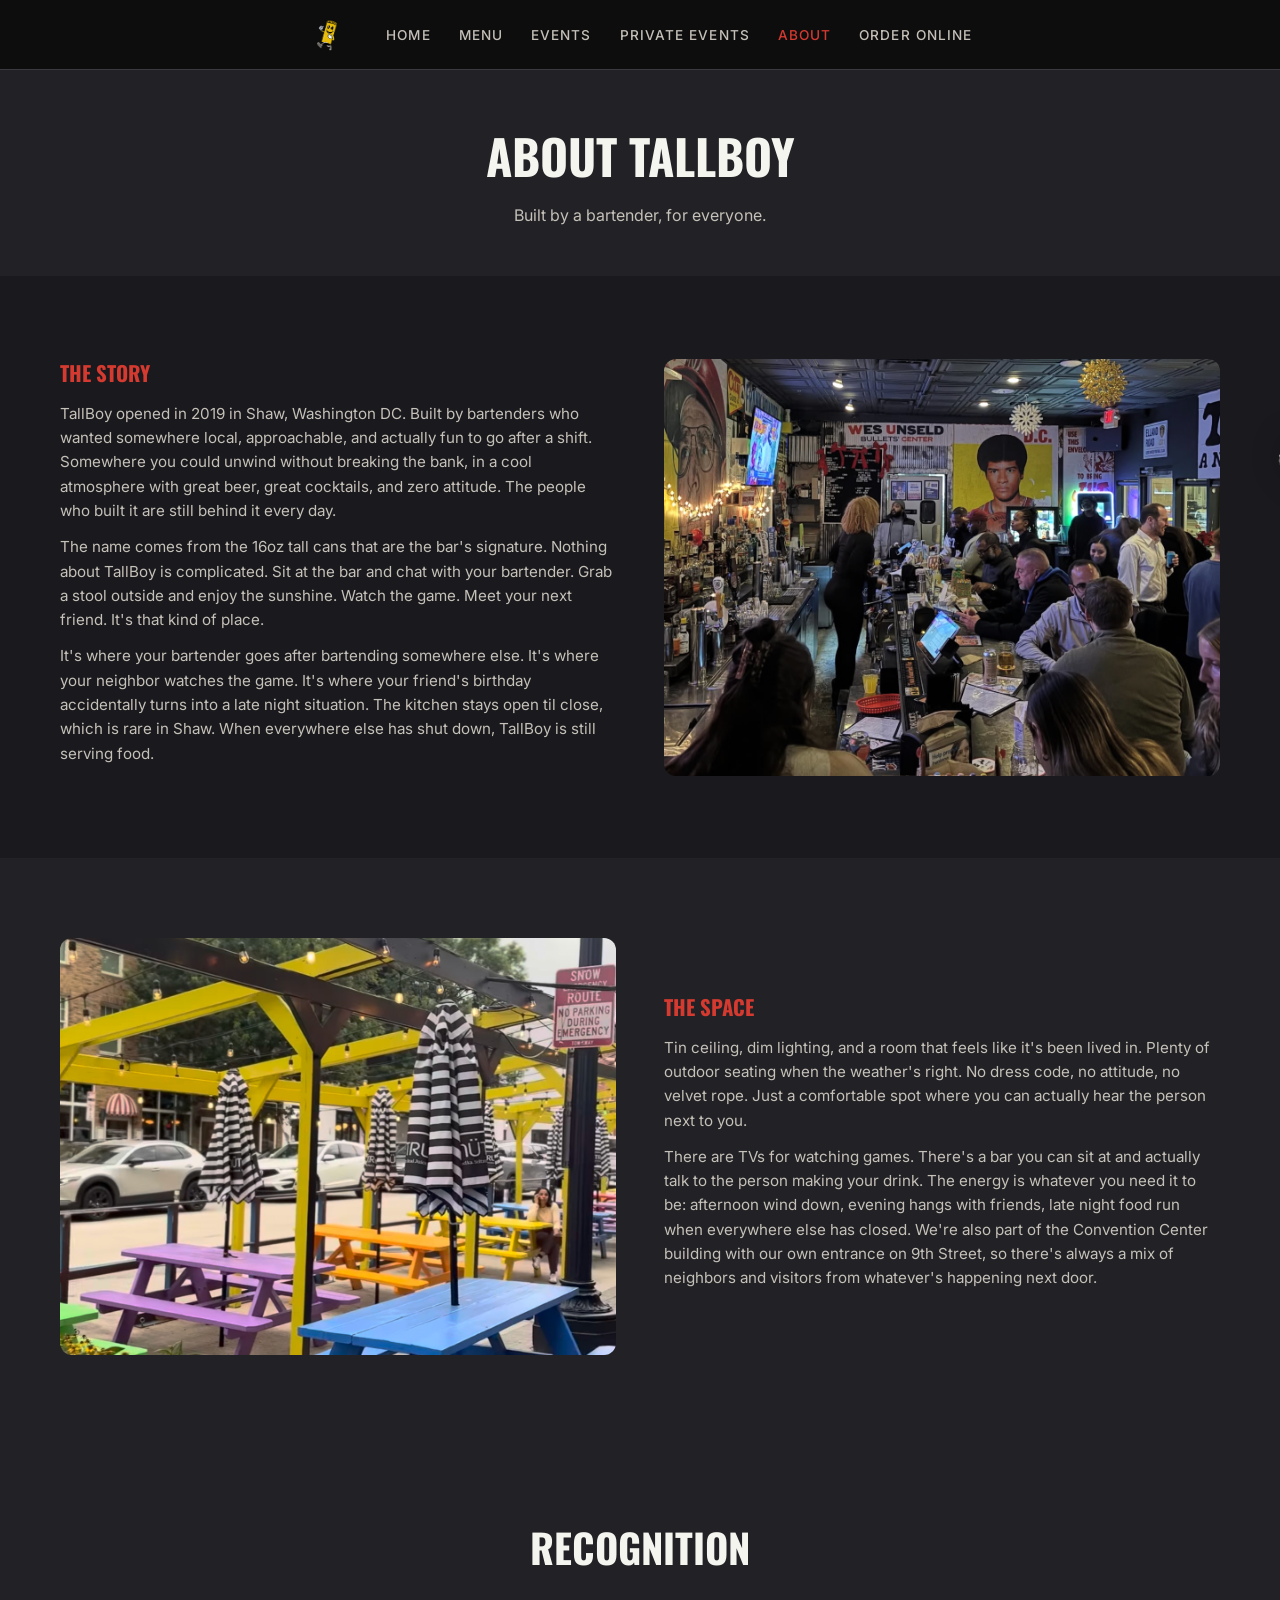
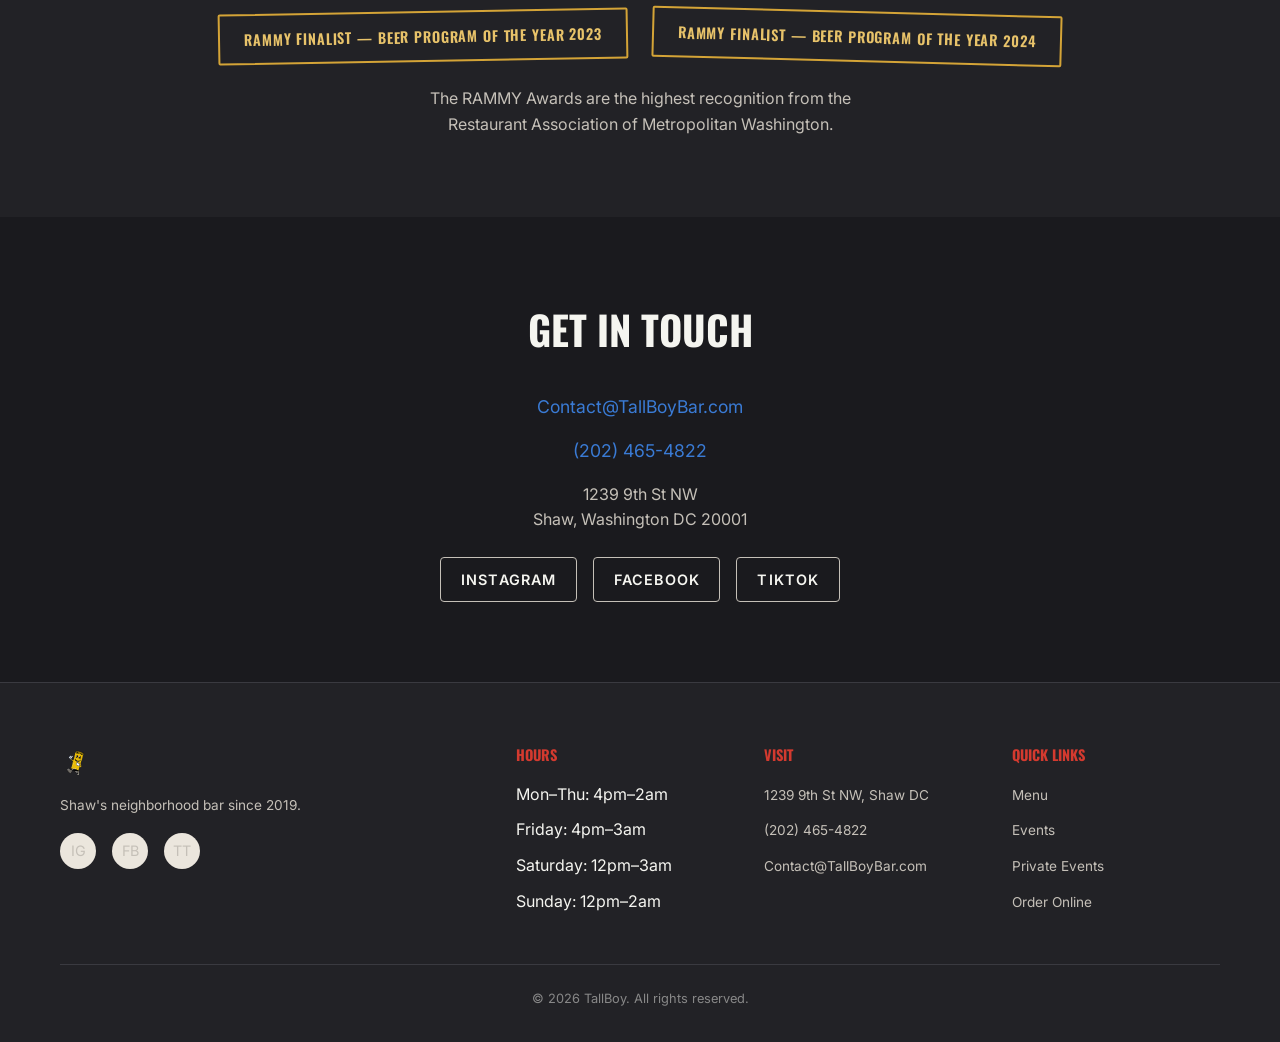
<file: about.html>
<!DOCTYPE html>
<html lang="en">
<head>
  <meta charset="UTF-8">
  <meta name="viewport" content="width=device-width, initial-scale=1.0">
  <title>About — TallBoy | Shaw DC</title>
  <meta name="description" content="TallBoy is a neighborhood bar in Shaw, DC, opened in 2019. Built by bartenders, for bartenders and everyone else. RAMMY-nominated beer, smoked wings, late night food.">

  <meta property="og:title" content="About TallBoy — Shaw's Neighborhood Bar">
  <meta property="og:description" content="Opened in 2019 by a bartender who built the bar he always wanted to drink at. Shaw, DC.">

  <script type="application/ld+json">
  {
    "@context": "https://schema.org",
    "@type": "AboutPage",
    "mainEntity": {
      "@type": "BarOrPub",
      "name": "TallBoy",
      "description": "Shaw's neighborhood bar since 2019. Built by bartenders who wanted somewhere local, approachable, and actually fun. RAMMY-nominated beer program, smoked wings, late night kitchen open til close, outdoor seating, and daily deals every night. Owner operated with the same people who built it still behind it every day.",
      "url": "https://tallboybar.com",
      "telephone": "(202) 465-4822",
      "email": "Contact@TallBoyBar.com",
      "foundingDate": "2019",
      "address": {
        "@type": "PostalAddress",
        "streetAddress": "1239 9th St NW",
        "addressLocality": "Washington",
        "addressRegion": "DC",
        "postalCode": "20001",
        "addressCountry": "US"
      },
      "award": ["RAMMY Finalist, Beer Program of the Year (2023)", "RAMMY Finalist, Beer Program of the Year (2024)"],
      "amenityFeature": [
        { "@type": "LocationFeatureSpecification", "name": "Late Night Kitchen", "value": true, "description": "Kitchen stays open til close. One of the only late night food options in Shaw." },
        { "@type": "LocationFeatureSpecification", "name": "Outdoor Seating", "value": true },
        { "@type": "LocationFeatureSpecification", "name": "Owner Operated", "value": true, "description": "The people who built TallBoy are still behind it every day." },
        { "@type": "LocationFeatureSpecification", "name": "No Rental Fee for Private Events", "value": true },
        { "@type": "LocationFeatureSpecification", "name": "Convention Center Adjacent", "value": true, "description": "Part of the Convention Center building with own entrance on 9th Street." },
        { "@type": "LocationFeatureSpecification", "name": "Neighborhood Vibe", "value": true, "description": "Comfortable, lived-in atmosphere. The kind of bar where you know the bartender's name." }
      ],
      "keywords": "owner operated bar, neighborhood bar Shaw DC, late night food Shaw, convention center bar DC, RAMMY nominated beer, bartender owned bar, outdoor seating bar DC"
    }
  }
  </script>

  <link rel="preconnect" href="https://fonts.googleapis.com">
  <link rel="preconnect" href="https://fonts.gstatic.com" crossorigin>
  <link href="https://fonts.googleapis.com/css2?family=Inter:wght@400;500;600;700&family=Oswald:wght@400;500;600;700&display=swap" rel="stylesheet">
  <link rel="stylesheet" href="styles.css">
</head>
<body>

  <nav class="nav">
    <div class="nav-inner">
      <a href="index.html"><img src="assets/images/tallboy-logo.png" alt="TallBoy" class="nav-logo" onerror="this.outerHTML='<span style=&quot;font-family:Oswald;font-size:1.5rem;font-weight:700;color:#d43a2f;&quot;>TALLBOY</span>'"></a>
      <ul class="nav-links">
        <li><a href="index.html">Home</a></li>
        <li><a href="menu.html">Menu</a></li>
        <li><a href="events.html">Events</a></li>
        <li><a href="private-events.html">Private Events</a></li>
        <li><a href="about.html">About</a></li>
        <li><a href="https://order.toasttab.com/online/tall-boy" target="_blank" rel="noopener">Order Online</a></li>
      </ul>
      <button class="nav-toggle" onclick="toggleNav()" aria-label="Toggle navigation"><span></span><span></span><span></span></button>
    </div>
  </nav>

  <div class="page-header">
    <div class="container">
      <h1>About TallBoy</h1>
      <p>Built by a bartender, for everyone.</p>
    </div>
  </div>

  <!-- Side Peek Mascot (scroll-driven) -->
  <div class="mascot mascot-side-peek from-right" data-peek-section="2"><img src="assets/images/tallboy-mascot.png" alt="TallBoy mascot"></div>

  <!-- The Story -->
  <section class="section">
    <div class="container">
      <div class="about-grid">
        <div class="about-text">
          <h3>The Story</h3>
          <p>TallBoy opened in 2019 in Shaw, Washington DC. Built by bartenders who wanted somewhere local, approachable, and actually fun to go after a shift. Somewhere you could unwind without breaking the bank, in a cool atmosphere with great beer, great cocktails, and zero attitude. The people who built it are still behind it every day.</p>
          <p>The name comes from the 16oz tall cans that are the bar's signature. Nothing about TallBoy is complicated. Sit at the bar and chat with your bartender. Grab a stool outside and enjoy the sunshine. Watch the game. Meet your next friend. It's that kind of place.</p>
          <p>It's where your bartender goes after bartending somewhere else. It's where your neighbor watches the game. It's where your friend's birthday accidentally turns into a late night situation. The kitchen stays open til close, which is rare in Shaw. When everywhere else has shut down, TallBoy is still serving food.</p>
        </div>
        <div class="about-img" style="background-image: url('assets/images/tallboy-bar-busy.png'); background-size: cover; background-position: center;">
          <span style="display: none;">Busy night at TallBoy</span>
        </div>
      </div>
    </div>
  </section>

  <!-- The Space -->
  <section class="section section-dark">
    <div class="container">
      <div class="about-grid" style="direction: rtl;">
        <div class="about-text" style="direction: ltr;">
          <h3>The Space</h3>
          <p>Tin ceiling, dim lighting, and a room that feels like it's been lived in. Plenty of outdoor seating when the weather's right. No dress code, no attitude, no velvet rope. Just a comfortable spot where you can actually hear the person next to you.</p>
          <p>There are TVs for watching games. There's a bar you can sit at and actually talk to the person making your drink. The energy is whatever you need it to be: afternoon wind down, evening hangs with friends, late night food run when everywhere else has closed. We're also part of the Convention Center building with our own entrance on 9th Street, so there's always a mix of neighbors and visitors from whatever's happening next door.</p>
        </div>
        <div class="about-img" style="direction: ltr; background-image: url('assets/images/tallboy-patio.png'); background-size: cover; background-position: center;">
          <span style="display: none;">TallBoy colorful patio</span>
        </div>
      </div>
    </div>
  </section>

  <!-- Awards -->
  <section class="section section-dark">
    <div class="container text-center">
      <h2 class="section-title">Recognition</h2>
      <div style="margin-top: 32px; display: flex; justify-content: center; gap: 24px; flex-wrap: wrap;">
        <div class="badge badge-gold" style="font-size: 0.9rem; padding: 12px 24px;">RAMMY Finalist — Beer Program of the Year 2023</div>
        <div class="badge badge-gold" style="font-size: 0.9rem; padding: 12px 24px;">RAMMY Finalist — Beer Program of the Year 2024</div>
      </div>
      <p style="color: var(--text-secondary); margin-top: 24px; max-width: 500px; margin-left: auto; margin-right: auto;">The RAMMY Awards are the highest recognition from the Restaurant Association of Metropolitan Washington.</p>
    </div>
  </section>

  <!-- Contact -->
  <section class="section">
    <div class="container">
      <h2 class="section-title">Get in Touch</h2>
      <div style="text-align: center; max-width: 400px; margin: 32px auto 0;">
        <p style="margin-bottom: 16px;"><a href="mailto:Contact@TallBoyBar.com" style="font-size: 1.1rem;">Contact@TallBoyBar.com</a></p>
        <p style="margin-bottom: 16px;"><a href="tel:2024654822" style="font-size: 1.1rem;">(202) 465-4822</a></p>
        <p style="color: var(--text-secondary);">1239 9th St NW<br>Shaw, Washington DC 20001</p>
        <div style="margin-top: 24px; display: flex; justify-content: center; gap: 16px;">
          <a href="https://www.instagram.com/tallboybar/" target="_blank" rel="noopener" class="btn btn-outline" style="padding: 10px 20px;">Instagram</a>
          <a href="https://www.facebook.com/tallboybar/" target="_blank" rel="noopener" class="btn btn-outline" style="padding: 10px 20px;">Facebook</a>
          <a href="https://www.tiktok.com/@tallboybar" target="_blank" rel="noopener" class="btn btn-outline" style="padding: 10px 20px;">TikTok</a>
        </div>
      </div>
    </div>
  </section>

  <footer class="footer">
    <div class="container">
      <div class="footer-grid">
        <div class="footer-brand">
          <img src="assets/images/tallboy-logo.png" alt="TallBoy" style="height: 40px;" onerror="this.outerHTML='<span style=&quot;font-family:Oswald;font-size:1.5rem;font-weight:700;color:#d43a2f;&quot;>TALLBOY</span>'">
          <p>Shaw's neighborhood bar since 2019.</p>
          <div class="footer-social">
            <a href="https://www.instagram.com/tallboybar/" target="_blank" rel="noopener">IG</a>
            <a href="https://www.facebook.com/tallboybar/" target="_blank" rel="noopener">FB</a>
            <a href="https://www.tiktok.com/@tallboybar" target="_blank" rel="noopener">TT</a>
          </div>
        </div>
        <div><h4>Hours</h4><ul class="footer-links"><li>Mon–Thu: 4pm–2am</li><li>Friday: 4pm–3am</li><li>Saturday: 12pm–3am</li><li>Sunday: 12pm–2am</li></ul></div>
        <div><h4>Visit</h4><ul class="footer-links"><li><a href="https://maps.google.com/?q=1239+9th+St+NW+Washington+DC" target="_blank" rel="noopener">1239 9th St NW, Shaw DC</a></li><li><a href="tel:2024654822">(202) 465-4822</a></li><li><a href="mailto:Contact@TallBoyBar.com">Contact@TallBoyBar.com</a></li></ul></div>
        <div><h4>Quick Links</h4><ul class="footer-links"><li><a href="menu.html">Menu</a></li><li><a href="events.html">Events</a></li><li><a href="private-events.html">Private Events</a></li><li><a href="https://order.toasttab.com/online/tall-boy" target="_blank" rel="noopener">Order Online</a></li></ul></div>
      </div>
      <div class="footer-bottom">&copy; 2026 TallBoy. All rights reserved.</div>
    </div>
  </footer>

  <script src="site.js"></script>
</body>
</html>
</file>
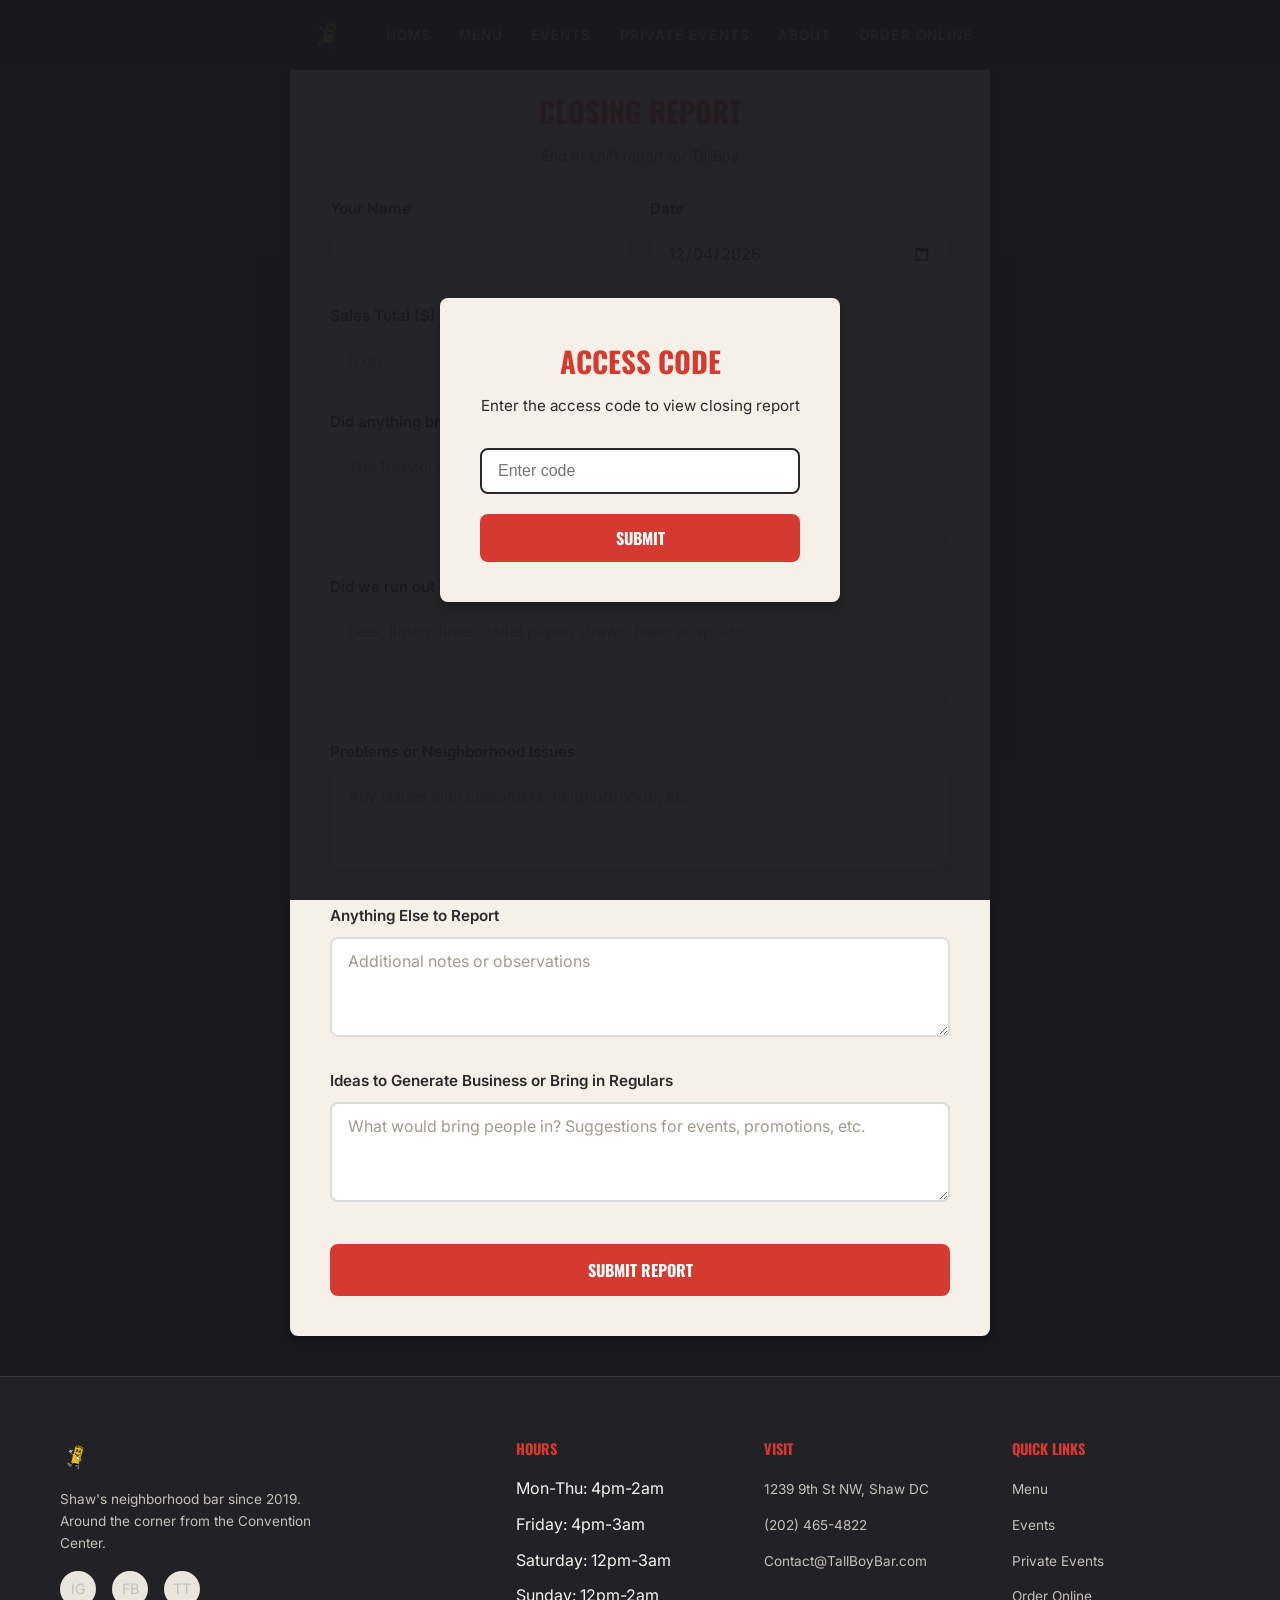
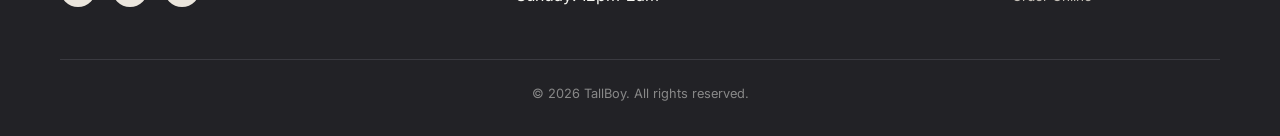
<file: closing-report.html>
<!DOCTYPE html>
<html lang="en">
<head>
  <meta charset="UTF-8">
  <meta name="viewport" content="width=device-width, initial-scale=1.0">
  <title>Closing Report - TallBoy</title>
  <link rel="preconnect" href="https://fonts.googleapis.com">
  <link rel="preconnect" href="https://fonts.gstatic.com" crossorigin>
  <link href="https://fonts.googleapis.com/css2?family=Oswald:wght@400;700&family=Inter:wght@400;500;600&display=swap" rel="stylesheet">
  <link rel="stylesheet" href="styles.css">
  <style>
    :root {
      --bg-primary: #1a1a1e;
      --bg-secondary: #222226;
      --bg-card: #f5f0e8;
      --text-primary: #f5f5f0;
      --text-on-card: #2a2a2e;
      --red: #d43a2f;
      --blue: #3a7bd5;
      --border-radius: 8px;
    }

    body {
      background-color: var(--bg-primary);
      color: var(--text-primary);
      font-family: 'Inter', sans-serif;
      margin: 0;
      padding: 0;
      min-height: 100vh;
      display: flex;
      flex-direction: column;
    }

    .container {
      max-width: 1200px;
      margin: 0 auto;
      padding: 0 20px;
      width: 100%;
    }

    main {
      flex: 1;
      display: flex;
      align-items: center;
      justify-content: center;
      padding: 40px 20px;
    }

    /* Password Gate */
    .password-gate {
      display: flex;
      align-items: center;
      justify-content: center;
      width: 100%;
      min-height: 100vh;
      position: fixed;
      top: 0;
      left: 0;
      background-color: rgba(26, 26, 30, 0.95);
      z-index: 1000;
    }

    .password-gate.hidden {
      display: none;
    }

    .password-card {
      background-color: var(--bg-card);
      color: var(--text-on-card);
      padding: 40px;
      border-radius: var(--border-radius);
      max-width: 400px;
      width: 100%;
      box-shadow: 0 4px 12px rgba(0, 0, 0, 0.3);
      text-align: center;
    }

    .password-card h1 {
      font-family: 'Oswald', sans-serif;
      font-size: 1.8rem;
      font-weight: 700;
      text-transform: uppercase;
      margin: 0 0 10px 0;
      color: var(--red);
    }

    .password-card p {
      margin: 0 0 30px 0;
      font-size: 0.95rem;
      color: var(--text-on-card);
    }

    .password-input-group {
      margin-bottom: 20px;
    }

    .password-input-group input {
      width: 100%;
      padding: 12px 16px;
      font-size: 1rem;
      border: 2px solid var(--text-on-card);
      border-radius: var(--border-radius);
      background-color: white;
      color: var(--text-on-card);
      box-sizing: border-box;
      transition: border-color 0.2s;
    }

    .password-input-group input:focus {
      outline: none;
      border-color: var(--blue);
    }

    .password-submit {
      width: 100%;
      padding: 12px 20px;
      background-color: var(--red);
      color: white;
      border: none;
      border-radius: var(--border-radius);
      font-family: 'Oswald', sans-serif;
      font-size: 1rem;
      font-weight: 700;
      text-transform: uppercase;
      cursor: pointer;
      transition: background-color 0.2s;
    }

    .password-submit:hover {
      background-color: #b83229;
    }

    .password-error {
      color: var(--red);
      font-size: 0.9rem;
      margin-top: 10px;
      display: none;
    }

    .password-error.show {
      display: block;
    }

    /* Form Container */
    .form-container {
      width: 100%;
      max-width: 700px;
    }

    .form-card {
      background-color: var(--bg-card);
      color: var(--text-on-card);
      padding: 40px;
      border-radius: var(--border-radius);
      box-shadow: 0 4px 12px rgba(0, 0, 0, 0.3);
    }

    .form-card h1 {
      font-family: 'Oswald', sans-serif;
      font-size: 1.8rem;
      font-weight: 700;
      text-transform: uppercase;
      margin: 8px 0 10px 0;
      color: var(--red);
      text-align: center;
    }

    .form-card .subtitle {
      font-size: 0.9rem;
      color: #666;
      margin-bottom: 30px;
      text-align: center;
    }

    .form-group {
      margin-bottom: 25px;
    }

    .form-group label {
      display: block;
      font-weight: 600;
      margin-bottom: 8px;
      font-size: 0.95rem;
      color: var(--text-on-card);
    }

    .form-group input,
    .form-group textarea {
      width: 100%;
      padding: 12px 16px;
      font-size: 1rem;
      border: 2px solid #ddd;
      border-radius: var(--border-radius);
      background-color: white;
      color: var(--text-on-card);
      font-family: 'Inter', sans-serif;
      box-sizing: border-box;
      transition: border-color 0.2s;
    }

    .form-group input:focus,
    .form-group textarea:focus {
      outline: none;
      border-color: var(--blue);
    }

    .form-group textarea {
      resize: vertical;
      min-height: 100px;
    }

    .form-row {
      display: grid;
      grid-template-columns: 1fr 1fr;
      gap: 20px;
    }

    @media (max-width: 600px) {
      .form-row {
        grid-template-columns: 1fr;
      }

      .form-card {
        padding: 24px;
      }

      .password-card {
        padding: 30px 20px;
      }
    }

    .submit-btn {
      width: 100%;
      padding: 14px 20px;
      background-color: var(--red);
      color: white;
      border: none;
      border-radius: var(--border-radius);
      font-family: 'Oswald', sans-serif;
      font-size: 1rem;
      font-weight: 700;
      text-transform: uppercase;
      cursor: pointer;
      transition: background-color 0.2s;
      margin-top: 10px;
    }

    .submit-btn:hover {
      background-color: #b83229;
    }

    .submit-btn:disabled {
      background-color: #999;
      cursor: not-allowed;
    }

    /* Toast Notifications */
    .toast {
      position: fixed;
      bottom: 20px;
      right: 20px;
      background-color: #333;
      color: white;
      padding: 16px 24px;
      border-radius: var(--border-radius);
      display: none;
      z-index: 2000;
      animation: slideIn 0.3s ease-out;
    }

    .toast.show {
      display: block;
    }

    .toast.success {
      background-color: #4caf50;
    }

    .toast.error {
      background-color: var(--red);
    }

    @keyframes slideIn {
      from {
        transform: translateX(400px);
        opacity: 0;
      }
      to {
        transform: translateX(0);
        opacity: 1;
      }
    }

    /* Error/Success Display */
    .error-block {
      background-color: #ffe6e6;
      border: 2px solid var(--red);
      border-radius: var(--border-radius);
      padding: 20px;
      margin-top: 20px;
      display: none;
    }

    .error-block.show {
      display: block;
    }

    .error-block h3 {
      color: var(--red);
      margin-top: 0;
      font-family: 'Oswald', sans-serif;
    }

    .error-block .copy-btn {
      background-color: var(--red);
      color: white;
      border: none;
      padding: 8px 16px;
      border-radius: 4px;
      cursor: pointer;
      font-size: 0.9rem;
      margin-top: 10px;
    }

    .error-block .copy-btn:hover {
      background-color: #b83229;
    }

    .error-data {
      background-color: white;
      padding: 15px;
      border-radius: 4px;
      margin: 15px 0;
      font-family: monospace;
      font-size: 0.85rem;
      white-space: pre-wrap;
      word-break: break-all;
      max-height: 300px;
      overflow-y: auto;
      border: 1px solid #ddd;
    }

    /* Success State */
    .success-message {
      background-color: #e8f5e9;
      border: 2px solid #4caf50;
      border-radius: var(--border-radius);
      padding: 20px;
      text-align: center;
      display: none;
    }

    .success-message.show {
      display: block;
    }

    .success-message h2 {
      color: #4caf50;
      font-family: 'Oswald', sans-serif;
      margin: 0;
    }

    .success-message p {
      margin: 10px 0 0 0;
      color: var(--text-on-card);
    }
  </style>
</head>
<body>
  <nav class="nav">
    <div class="nav-inner">
      <a href="index.html"><img src="assets/images/tallboy-logo.png" alt="TallBoy" class="nav-logo" onerror="this.outerHTML='<span style=&quot;font-family:Oswald;font-size:1.5rem;font-weight:700;color:#d43a2f;&quot;>TALLBOY</span>'"></a>
      <ul class="nav-links">
        <li><a href="index.html">Home</a></li>
        <li><a href="menu.html">Menu</a></li>
        <li><a href="events.html">Events</a></li>
        <li><a href="private-events.html">Private Events</a></li>
        <li><a href="about.html">About</a></li>
        <li><a href="https://order.toasttab.com/online/tall-boy" target="_blank" rel="noopener">Order Online</a></li>
      </ul>
      <button class="nav-toggle" onclick="toggleNav()" aria-label="Toggle navigation"><span></span><span></span><span></span></button>
    </div>
  </nav>

  <!-- Password Gate -->
  <div class="password-gate" id="passwordGate">
    <div class="password-card">
      <h1>Access Code</h1>
      <p>Enter the access code to view closing report</p>
      <div class="password-input-group">
        <input type="password" id="passwordInput" placeholder="Enter code" onkeypress="handlePasswordKeypress(event)">
      </div>
      <button class="password-submit" onclick="checkPassword()">Submit</button>
      <div class="password-error" id="passwordError">Incorrect code. Please try again.</div>
    </div>
  </div>

  <main>
    <div class="form-container">
      <div class="form-card">
        <h1>Closing Report</h1>
        <p class="subtitle">End of shift report for TallBoy</p>

        <form id="closingReportForm">
          <!-- Basic Info Row -->
          <div class="form-row">
            <div class="form-group">
              <label for="name">Your Name</label>
              <input type="text" id="name" name="name" required>
            </div>
            <div class="form-group">
              <label for="date">Date</label>
              <input type="date" id="date" name="date" required style="max-width: 100%; box-sizing: border-box;">
            </div>
          </div>

          <!-- Sales Total -->
          <div class="form-group">
            <label for="salesTotal">Sales Total ($)</label>
            <input type="number" id="salesTotal" name="salesTotal" placeholder="0.00" step="0.01" min="0" required>
          </div>

          <!-- Did anything break? -->
          <div class="form-group">
            <label for="anythingBroken">Did anything break?</label>
            <textarea id="anythingBroken" name="anythingBroken" placeholder="The freezer isn't working, ice machine down, etc."></textarea>
          </div>

          <!-- Did we run out of anything? -->
          <div class="form-group">
            <label for="ranOutOf">Did we run out of anything?</label>
            <textarea id="ranOutOf" name="ranOutOf" placeholder="Beer, liquor, limes, toilet paper, straws, hand soap, etc."></textarea>
          </div>

          <!-- Problems / Neighborhood Issues -->
          <div class="form-group">
            <label for="problems">Problems or Neighborhood Issues</label>
            <textarea id="problems" name="problems" placeholder="Any issues with customers, neighborhood, etc."></textarea>
          </div>

          <div class="form-group">
            <label for="otherNotes">Anything Else to Report</label>
            <textarea id="otherNotes" name="otherNotes" placeholder="Additional notes or observations"></textarea>
          </div>

          <div class="form-group">
            <label for="businessIdeas">Ideas to Generate Business or Bring in Regulars</label>
            <textarea id="businessIdeas" name="businessIdeas" placeholder="What would bring people in? Suggestions for events, promotions, etc."></textarea>
          </div>

          <button type="submit" class="submit-btn">Submit Report</button>
        </form>

        <!-- Error Display for Failed Submission -->
        <div class="error-block" id="errorBlock">
          <h3>Unable to Submit Online</h3>
          <p>If the form won't submit, copy this data and text it to Elliot:</p>
          <button class="copy-btn" onclick="copyErrorData()">Copy Data</button>
          <div class="error-data" id="errorData"></div>
        </div>

        <!-- Success Message -->
        <div class="success-message" id="successMessage">
          <h2>Report Submitted!</h2>
          <p>Your closing report has been received. Thank you!</p>
        </div>
      </div>
    </div>
  </main>

  <footer class="footer">
    <div class="container">
      <div class="footer-grid">
        <div class="footer-brand">
          <img src="assets/images/tallboy-logo.png" alt="TallBoy" style="height: 40px;" onerror="this.outerHTML='<span style=&quot;font-family:Oswald;font-size:1.5rem;font-weight:700;color:#d43a2f;&quot;>TALLBOY</span>'">
          <p>Shaw's neighborhood bar since 2019. Around the corner from the Convention Center.</p>
          <div class="footer-social">
            <a href="https://www.instagram.com/tallboybar/" target="_blank" rel="noopener">IG</a>
            <a href="https://www.facebook.com/tallboybar/" target="_blank" rel="noopener">FB</a>
            <a href="https://www.tiktok.com/@tallboybar" target="_blank" rel="noopener">TT</a>
          </div>
        </div>
        <div><h4>Hours</h4><ul class="footer-links"><li>Mon-Thu: 4pm-2am</li><li>Friday: 4pm-3am</li><li>Saturday: 12pm-3am</li><li>Sunday: 12pm-2am</li></ul></div>
        <div><h4>Visit</h4><ul class="footer-links"><li><a href="https://maps.google.com/?q=1239+9th+St+NW+Washington+DC" target="_blank" rel="noopener">1239 9th St NW, Shaw DC</a></li><li><a href="tel:2024654822">(202) 465-4822</a></li><li><a href="mailto:Contact@TallBoyBar.com">Contact@TallBoyBar.com</a></li></ul></div>
        <div><h4>Quick Links</h4><ul class="footer-links"><li><a href="menu.html">Menu</a></li><li><a href="events.html">Events</a></li><li><a href="private-events.html">Private Events</a></li><li><a href="https://order.toasttab.com/online/tall-boy" target="_blank" rel="noopener">Order Online</a></li></ul></div>
      </div>
      <div class="footer-bottom">&copy; 2026 TallBoy. All rights reserved.</div>
    </div>
  </footer>

  <div class="toast" id="toast"></div>

  <script src="site.js"></script>
  <script>
    // API endpoint (TALLBOY_API already defined in site.js)
    var CORRECT_PASSWORD = '1239';

    // Initialize the page
    document.addEventListener('DOMContentLoaded', function() {
      // Set today's date as default
      const today = new Date().toISOString().split('T')[0];
      document.getElementById('date').value = today;

      // Check if user already authenticated in this session
      if (sessionStorage.getItem('closingReportAuthenticated') === 'true') {
        showForm();
      }
    });

    // Password Gate Logic
    function checkPassword() {
      const password = document.getElementById('passwordInput').value;
      const errorEl = document.getElementById('passwordError');

      if (password === CORRECT_PASSWORD) {
        sessionStorage.setItem('closingReportAuthenticated', 'true');
        showForm();
        errorEl.classList.remove('show');
      } else {
        errorEl.classList.add('show');
        document.getElementById('passwordInput').value = '';
        document.getElementById('passwordInput').focus();
      }
    }

    function handlePasswordKeypress(event) {
      if (event.key === 'Enter') {
        checkPassword();
      }
    }

    function showForm() {
      document.getElementById('passwordGate').classList.add('hidden');
    }

    // Form Submission
    document.getElementById('closingReportForm').addEventListener('submit', async function(e) {
      e.preventDefault();

      const formData = {
        venue_id: 'tallboy',
        bartender_name: document.getElementById('name').value,
        shift_date: document.getElementById('date').value,
        sales_total: parseFloat(document.getElementById('salesTotal').value) || null,
        anything_broken: document.getElementById('anythingBroken').value || null,
        ran_out_of: document.getElementById('ranOutOf').value || null,
        problems_or_issues: document.getElementById('problems').value || null,
        other_notes: document.getElementById('otherNotes').value || null,
        business_ideas: document.getElementById('businessIdeas').value || null
      };

      const submitBtn = document.querySelector('.submit-btn');
      submitBtn.disabled = true;
      submitBtn.textContent = 'Submitting...';

      try {
        const response = await fetch(TALLBOY_API + '/api/closing-report', {
          method: 'POST',
          headers: {
            'Content-Type': 'application/json',
          },
          body: JSON.stringify(formData)
        });

        if (response.ok) {
          // Success
          document.getElementById('closingReportForm').style.display = 'none';
          document.getElementById('successMessage').classList.add('show');
          showToast('Report submitted successfully!', 'success');
        } else {
          throw new Error('Server returned ' + response.status);
        }
      } catch (error) {
        console.error('Submission error:', error);
        // Show error block with copyable data
        showErrorBlock(formData);
        showToast('Could not submit online. Please copy the data below.', 'error');
        submitBtn.disabled = false;
        submitBtn.textContent = 'Submit Report';
      }
    });

    function showErrorBlock(formData) {
      const errorBlock = document.getElementById('errorBlock');
      const errorData = document.getElementById('errorData');

      const dataText = `Closing Report - ${formData.shift_date}
Bartender: ${formData.bartender_name}
Sales: $${formData.sales_total || 'N/A'}
Anything Broken: ${formData.anything_broken || 'Nothing'}
Ran Out Of: ${formData.ran_out_of || 'Nothing'}

Problems/Issues: ${formData.problems_or_issues || '(none)'}

Other Notes: ${formData.other_notes || '(none)'}

Business Ideas: ${formData.business_ideas || '(none)'}`;

      errorData.textContent = dataText;
      errorBlock.classList.add('show');
    }

    function copyErrorData() {
      const errorData = document.getElementById('errorData').textContent;
      navigator.clipboard.writeText(errorData).then(() => {
        showToast('Data copied to clipboard!', 'success');
      }).catch(() => {
        showToast('Could not copy. Please select and copy manually.', 'error');
      });
    }

    function showToast(message, type = 'info') {
      const toast = document.getElementById('toast');
      toast.textContent = message;
      toast.className = 'toast show ' + type;
      setTimeout(() => {
        toast.classList.remove('show');
      }, 4000);
    }
  </script>
</body>
</html>
</file>
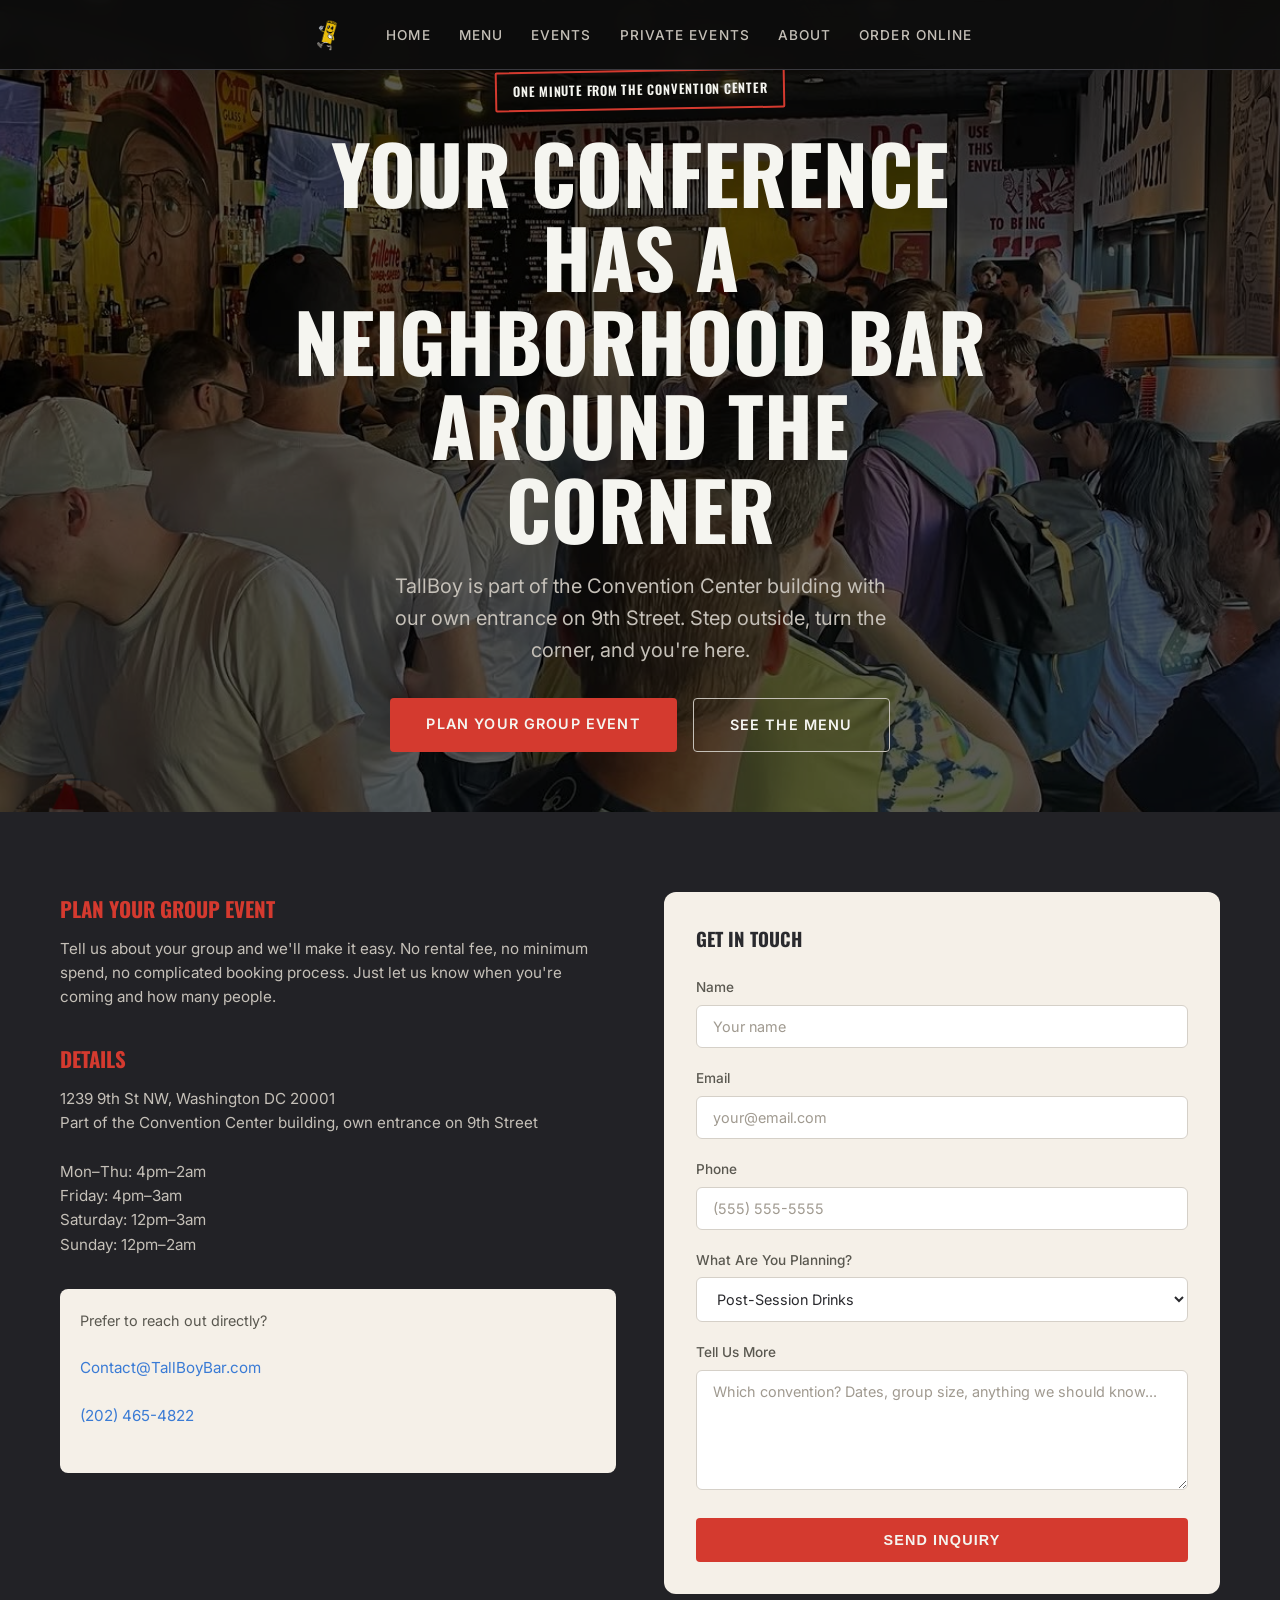
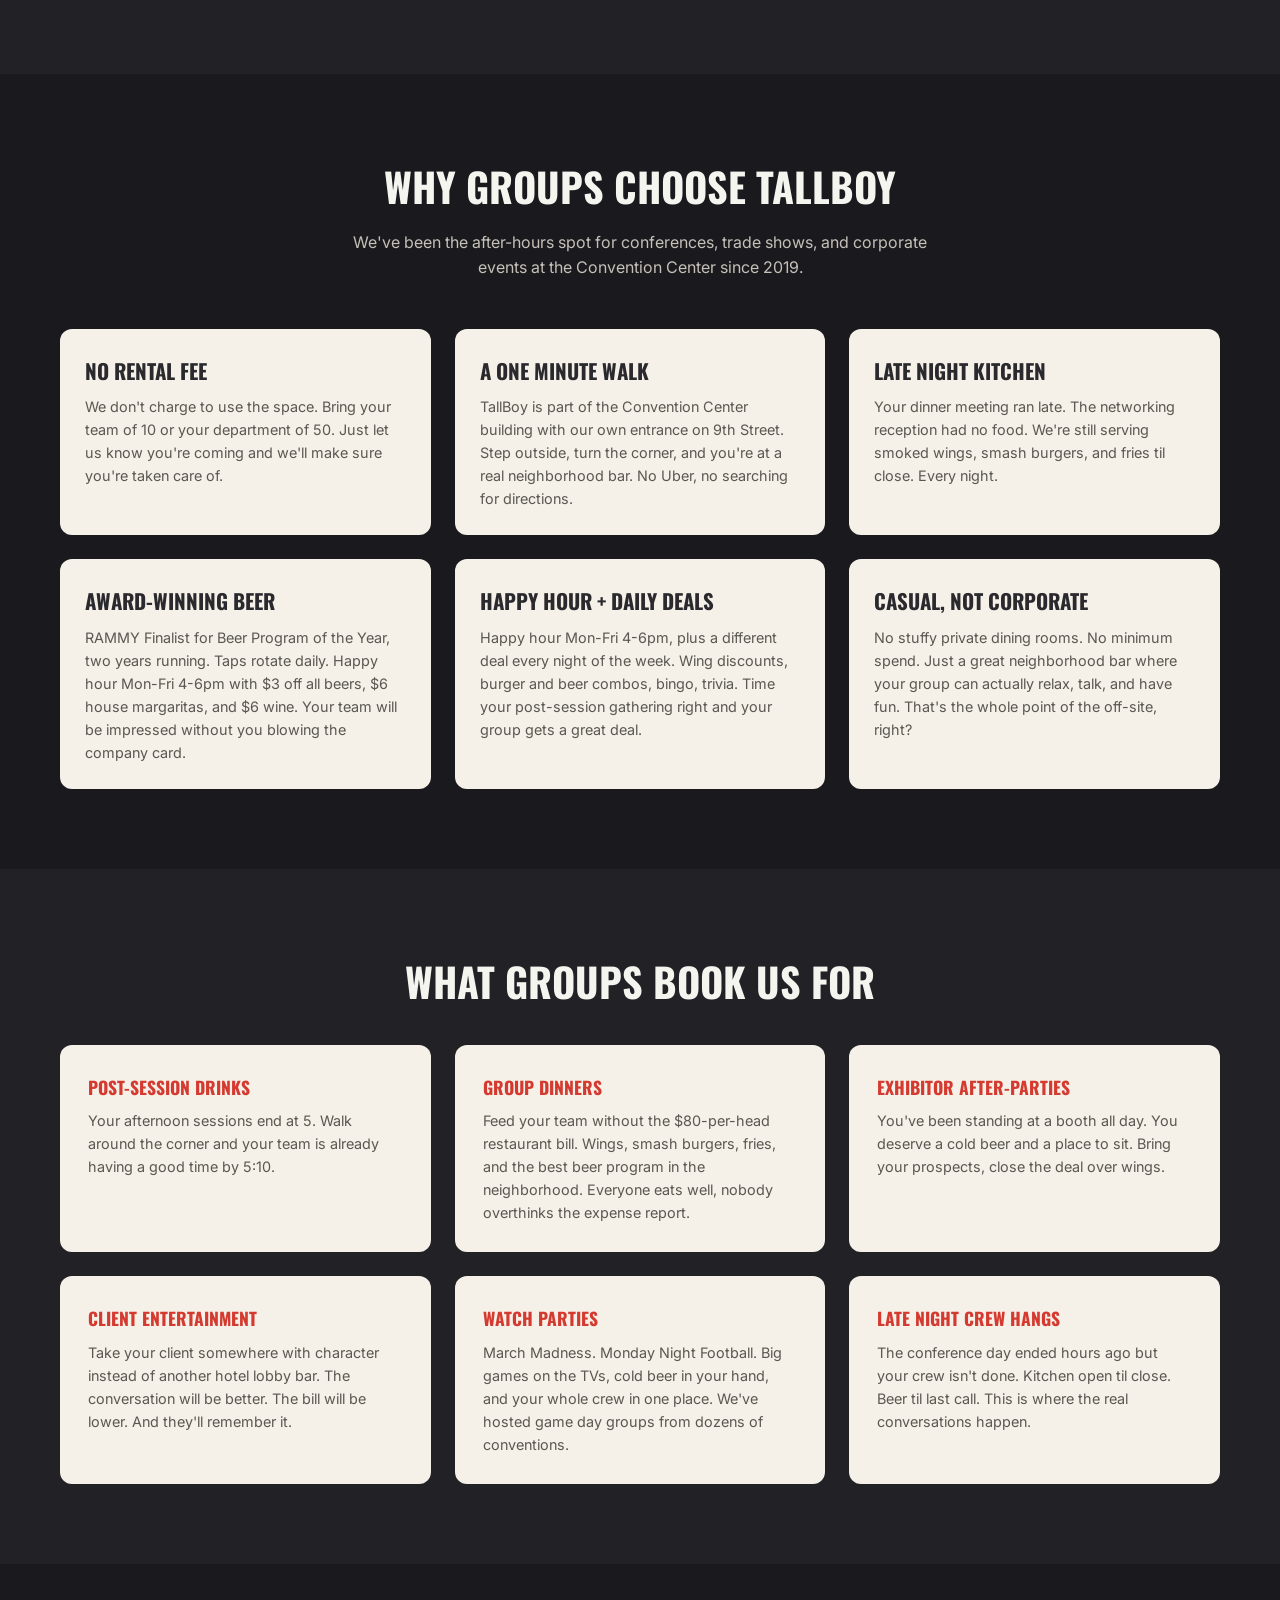
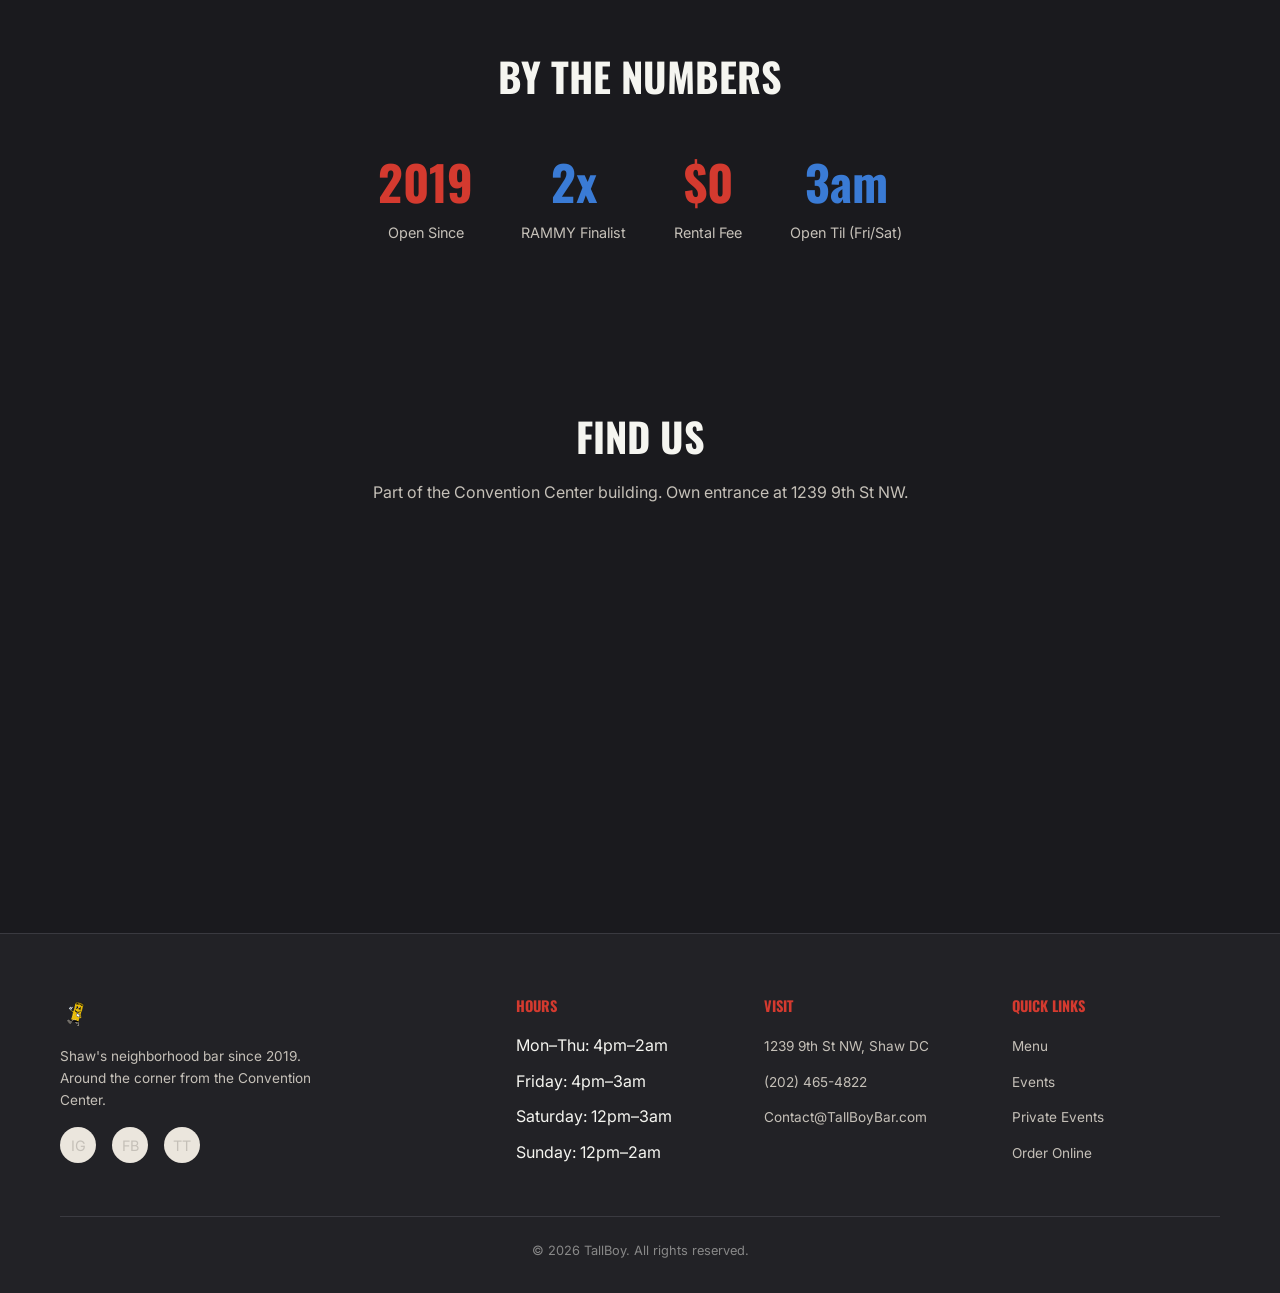
<file: convention.html>
<!DOCTYPE html>
<html lang="en">
<head>
  <meta charset="UTF-8">
  <meta name="viewport" content="width=device-width, initial-scale=1.0">
  <title>Bars Near DC Convention Center — TallBoy | One Minute Walk, No Rental Fee</title>
  <meta name="description" content="TallBoy is part of the Convention Center building with its own entrance on 9th Street. One minute walk from the convention entrance. Group dinners, daily deals, late night kitchen. No rental fee.">
  <meta name="keywords" content="bars near convention center DC, Walter E Washington Convention Center bar, group dinner DC convention, daily deals convention center Washington DC, bar near DC convention center, post conference drinks DC">

  <meta property="og:title" content="TallBoy — One Minute from the DC Convention Center">
  <meta property="og:description" content="Group dinners, daily deals, and late night food steps from your convention. No rental fee. RAMMY-nominated beer and smoked wings.">
  <meta property="og:type" content="restaurant.bar">

  <script type="application/ld+json">
  {
    "@context": "https://schema.org",
    "@type": "BarOrPub",
    "name": "TallBoy",
    "description": "Neighborhood bar in the Convention Center building with its own entrance on 9th Street. One minute walk from the convention entrance. Group dinners, daily deals, and late night food.",
    "url": "https://tallboybar.com/convention.html",
    "telephone": "(202) 465-4822",
    "email": "Contact@TallBoyBar.com",
    "address": {
      "@type": "PostalAddress",
      "streetAddress": "1239 9th St NW",
      "addressLocality": "Washington",
      "addressRegion": "DC",
      "postalCode": "20001",
      "addressCountry": "US"
    },
    "geo": {
      "@type": "GeoCoordinates",
      "latitude": 38.9029,
      "longitude": -77.0236
    },
    "isNearby": {
      "@type": "ConventionCenter",
      "name": "Walter E. Washington Convention Center"
    },
    "openingHoursSpecification": [
      { "@type": "OpeningHoursSpecification", "dayOfWeek": ["Monday","Tuesday","Wednesday","Thursday"], "opens": "16:00", "closes": "02:00" },
      { "@type": "OpeningHoursSpecification", "dayOfWeek": "Friday", "opens": "16:00", "closes": "03:00" },
      { "@type": "OpeningHoursSpecification", "dayOfWeek": "Saturday", "opens": "12:00", "closes": "03:00" },
      { "@type": "OpeningHoursSpecification", "dayOfWeek": "Sunday", "opens": "12:00", "closes": "02:00" }
    ],
    "priceRange": "$$",
    "servesCuisine": ["American", "Bar Food", "Wings"],
    "acceptsReservations": "True",
    "award": "RAMMY Finalist, Beer Program of the Year (2023, 2024)"
  }
  </script>

  <link rel="preconnect" href="https://fonts.googleapis.com">
  <link rel="preconnect" href="https://fonts.gstatic.com" crossorigin>
  <link href="https://fonts.googleapis.com/css2?family=Inter:wght@400;500;600;700&family=Oswald:wght@400;500;600;700&display=swap" rel="stylesheet">
  <link rel="stylesheet" href="styles.css">
</head>
<body>

  <nav class="nav">
    <div class="nav-inner">
      <a href="index.html"><img src="assets/images/tallboy-logo.png" alt="TallBoy" class="nav-logo" onerror="this.outerHTML='<span style=&quot;font-family:Oswald;font-size:1.5rem;font-weight:700;color:#d43a2f;&quot;>TALLBOY</span>'"></a>
      <ul class="nav-links">
        <li><a href="index.html">Home</a></li>
        <li><a href="menu.html">Menu</a></li>
        <li><a href="events.html">Events</a></li>
        <li><a href="private-events.html">Private Events</a></li>
        <li><a href="about.html">About</a></li>
        <li><a href="https://order.toasttab.com/online/tall-boy" target="_blank" rel="noopener">Order Online</a></li>
      </ul>
      <button class="nav-toggle" onclick="toggleNav()" aria-label="Toggle navigation"><span></span><span></span><span></span></button>
    </div>
  </nav>

  <!-- Hero -->
  <section class="hero" style="min-height: 70vh;">
    <div class="hero-bg" style="background-image: url('assets/images/tallboy-packed-crowd.png'); background-color: #1a1a1a;"></div>
    <div class="hero-content">
      <div class="badge" style="margin-bottom: 20px;">One Minute from the Convention Center</div>
      <h1>Your Conference Has a Neighborhood Bar Around the Corner</h1>
      <p>TallBoy is part of the Convention Center building with our own entrance on 9th Street. Step outside, turn the corner, and you're here.</p>
      <div class="hero-ctas">
        <a href="#plan" class="btn btn-gold">Plan Your Group Event</a>
        <a href="menu.html" class="btn btn-outline">See the Menu</a>
      </div>
    </div>
  </section>

  <!-- Contact Form (moved above content sections on all devices) -->
  <section class="section section-dark" id="plan">
    <div class="container">
      <div class="form-grid">
        <div class="form-info">
          <h3>Plan Your Group Event</h3>
          <p>Tell us about your group and we'll make it easy. No rental fee, no minimum spend, no complicated booking process. Just let us know when you're coming and how many people.</p>

          <h3 style="margin-top: 32px;">Details</h3>
          <p>1239 9th St NW, Washington DC 20001<br>Part of the Convention Center building, own entrance on 9th Street</p>
          <p style="margin-top: 12px;">Mon–Thu: 4pm–2am<br>Friday: 4pm–3am<br>Saturday: 12pm–3am<br>Sunday: 12pm–2am</p>

          <div style="margin-top: 32px; padding: 20px; background: var(--bg-card); border-radius: 8px;">
            <p style="font-size: 0.9rem; color: var(--text-on-card-secondary);">Prefer to reach out directly?</p>
            <p style="margin-top: 8px;"><a href="mailto:Contact@TallBoyBar.com">Contact@TallBoyBar.com</a></p>
            <p><a href="tel:2024654822">(202) 465-4822</a></p>
          </div>
        </div>

        <div>
          <form onsubmit="submitEventForm(event)" style="background: var(--bg-card); padding: 32px; border-radius: 12px; color: var(--text-on-card);">
            <h3 style="font-family: var(--font-display); text-transform: uppercase; margin-bottom: 24px; color: var(--text-on-card);">Get in Touch</h3>
            <div class="form-group">
              <label for="name">Name</label>
              <input type="text" id="name" name="name" required placeholder="Your name">
            </div>
            <div class="form-group">
              <label for="email">Email</label>
              <input type="email" id="email" name="email" required placeholder="your@email.com">
            </div>
            <div class="form-group">
              <label for="phone">Phone</label>
              <input type="tel" id="phone" name="phone" placeholder="(555) 555-5555">
            </div>
            <div class="form-group">
              <label for="event_type">What Are You Planning?</label>
              <select id="event_type" name="event_type">
                <option value="Post-Session Drinks">Post-Session Drinks</option>
                <option value="Group Dinner">Group Dinner</option>
                <option value="Exhibitor After-Party">Exhibitor After-Party</option>
                <option value="Client Entertainment">Client Entertainment</option>
                <option value="Watch Party">Watch Party</option>
                <option value="Team Outing">Team Outing</option>
                <option value="Other">Other</option>
              </select>
            </div>
            <div class="form-group">
              <label for="message">Tell Us More</label>
              <textarea id="message" name="message" placeholder="Which convention? Dates, group size, anything we should know..."></textarea>
            </div>
            <button type="submit" class="btn btn-gold" style="width: 100%;">Send Inquiry</button>
          </form>
        </div>
      </div>
    </div>
  </section>

  <!-- Why TallBoy for Your Group -->
  <section class="section">
    <div class="container">
      <h2 class="section-title">Why Groups Choose TallBoy</h2>
      <p class="section-subtitle">We've been the after-hours spot for conferences, trade shows, and corporate events at the Convention Center since 2019.</p>
      <div class="features">
        <div class="feature-card">
          <div class="feature-card-body">
            <h3>No Rental Fee</h3>
            <p>We don't charge to use the space. Bring your team of 10 or your department of 50. Just let us know you're coming and we'll make sure you're taken care of.</p>
          </div>
        </div>
        <div class="feature-card">
          <div class="feature-card-body">
            <h3>A One Minute Walk</h3>
            <p>TallBoy is part of the Convention Center building with our own entrance on 9th Street. Step outside, turn the corner, and you're at a real neighborhood bar. No Uber, no searching for directions.</p>
          </div>
        </div>
        <div class="feature-card">
          <div class="feature-card-body">
            <h3>Late Night Kitchen</h3>
            <p>Your dinner meeting ran late. The networking reception had no food. We're still serving smoked wings, smash burgers, and fries til close. Every night.</p>
          </div>
        </div>
        <div class="feature-card">
          <div class="feature-card-body">
            <h3>Award-Winning Beer</h3>
            <p>RAMMY Finalist for Beer Program of the Year, two years running. Taps rotate daily. Happy hour Mon-Fri 4-6pm with $3 off all beers, $6 house margaritas, and $6 wine. Your team will be impressed without you blowing the company card.</p>
          </div>
        </div>
        <div class="feature-card">
          <div class="feature-card-body">
            <h3>Happy Hour + Daily Deals</h3>
            <p>Happy hour Mon-Fri 4-6pm, plus a different deal every night of the week. Wing discounts, burger and beer combos, bingo, trivia. Time your post-session gathering right and your group gets a great deal.</p>
          </div>
        </div>
        <div class="feature-card">
          <div class="feature-card-body">
            <h3>Casual, Not Corporate</h3>
            <p>No stuffy private dining rooms. No minimum spend. Just a great neighborhood bar where your group can actually relax, talk, and have fun. That's the whole point of the off-site, right?</p>
          </div>
        </div>
      </div>
    </div>
  </section>

  <!-- What Groups Book -->
  <section class="section section-dark">
    <div class="container">
      <h2 class="section-title">What Groups Book Us For</h2>
      <div class="features" style="margin-top: 32px;">
        <div style="background: var(--bg-card); border-radius: 12px; padding: 28px;">
          <h3 style="font-family: var(--font-display); font-size: 1.1rem; text-transform: uppercase; color: var(--red); margin-bottom: 8px;">Post-Session Drinks</h3>
          <p style="color: var(--text-on-card-secondary); font-size: 0.9rem;">Your afternoon sessions end at 5. Walk around the corner and your team is already having a good time by 5:10.</p>
        </div>
        <div style="background: var(--bg-card); border-radius: 12px; padding: 28px;">
          <h3 style="font-family: var(--font-display); font-size: 1.1rem; text-transform: uppercase; color: var(--red); margin-bottom: 8px;">Group Dinners</h3>
          <p style="color: var(--text-on-card-secondary); font-size: 0.9rem;">Feed your team without the $80-per-head restaurant bill. Wings, smash burgers, fries, and the best beer program in the neighborhood. Everyone eats well, nobody overthinks the expense report.</p>
        </div>
        <div style="background: var(--bg-card); border-radius: 12px; padding: 28px;">
          <h3 style="font-family: var(--font-display); font-size: 1.1rem; text-transform: uppercase; color: var(--red); margin-bottom: 8px;">Exhibitor After-Parties</h3>
          <p style="color: var(--text-on-card-secondary); font-size: 0.9rem;">You've been standing at a booth all day. You deserve a cold beer and a place to sit. Bring your prospects, close the deal over wings.</p>
        </div>
        <div style="background: var(--bg-card); border-radius: 12px; padding: 28px;">
          <h3 style="font-family: var(--font-display); font-size: 1.1rem; text-transform: uppercase; color: var(--red); margin-bottom: 8px;">Client Entertainment</h3>
          <p style="color: var(--text-on-card-secondary); font-size: 0.9rem;">Take your client somewhere with character instead of another hotel lobby bar. The conversation will be better. The bill will be lower. And they'll remember it.</p>
        </div>
        <div style="background: var(--bg-card); border-radius: 12px; padding: 28px;">
          <h3 style="font-family: var(--font-display); font-size: 1.1rem; text-transform: uppercase; color: var(--red); margin-bottom: 8px;">Watch Parties</h3>
          <p style="color: var(--text-on-card-secondary); font-size: 0.9rem;">March Madness. Monday Night Football. Big games on the TVs, cold beer in your hand, and your whole crew in one place. We've hosted game day groups from dozens of conventions.</p>
        </div>
        <div style="background: var(--bg-card); border-radius: 12px; padding: 28px;">
          <h3 style="font-family: var(--font-display); font-size: 1.1rem; text-transform: uppercase; color: var(--red); margin-bottom: 8px;">Late Night Crew Hangs</h3>
          <p style="color: var(--text-on-card-secondary); font-size: 0.9rem;">The conference day ended hours ago but your crew isn't done. Kitchen open til close. Beer til last call. This is where the real conversations happen.</p>
        </div>
      </div>
    </div>
  </section>

  <!-- Social Proof / Stats -->
  <section class="section">
    <div class="container text-center">
      <h2 class="section-title">By the Numbers</h2>
      <div style="display: flex; justify-content: center; gap: 48px; flex-wrap: wrap; margin-top: 36px;">
        <div>
          <div style="font-family: var(--font-display); font-size: 3rem; font-weight: 700; color: var(--red);">2019</div>
          <div style="color: var(--text-secondary); font-size: 0.9rem;">Open Since</div>
        </div>
        <div>
          <div style="font-family: var(--font-display); font-size: 3rem; font-weight: 700; color: var(--blue);">2x</div>
          <div style="color: var(--text-secondary); font-size: 0.9rem;">RAMMY Finalist</div>
        </div>
        <div>
          <div style="font-family: var(--font-display); font-size: 3rem; font-weight: 700; color: var(--red);">$0</div>
          <div style="color: var(--text-secondary); font-size: 0.9rem;">Rental Fee</div>
        </div>
        <div>
          <div style="font-family: var(--font-display); font-size: 3rem; font-weight: 700; color: var(--blue);">3am</div>
          <div style="color: var(--text-secondary); font-size: 0.9rem;">Open Til (Fri/Sat)</div>
        </div>
      </div>
    </div>
  </section>

  <!-- Map -->
  <section class="section">
    <div class="container">
      <h2 class="section-title">Find Us</h2>
      <p class="section-subtitle">Part of the Convention Center building. Own entrance at 1239 9th St NW.</p>
      <div class="map-container">
        <iframe
          src="https://www.google.com/maps/embed?pb=!1m18!1m12!1m3!1d3104.8!2d-77.0258!3d38.9029!2m3!1f0!2f0!3f0!3m2!1i1024!2i768!4f13.1!3m3!1m2!1s0x89b7b7eac6a0e5d3%3A0x0!2s1239+9th+St+NW+Washington+DC!5e0!3m2!1sen!2sus!4v1"
          allowfullscreen=""
          loading="lazy"
          referrerpolicy="no-referrer-when-downgrade"
          title="TallBoy location map">
        </iframe>
      </div>
    </div>
  </section>

  <footer class="footer">
    <div class="container">
      <div class="footer-grid">
        <div class="footer-brand">
          <img src="assets/images/tallboy-logo.png" alt="TallBoy" style="height: 40px;" onerror="this.outerHTML='<span style=&quot;font-family:Oswald;font-size:1.5rem;font-weight:700;color:#d43a2f;&quot;>TALLBOY</span>'">
          <p>Shaw's neighborhood bar since 2019. Around the corner from the Convention Center.</p>
          <div class="footer-social">
            <a href="https://www.instagram.com/tallboybar/" target="_blank" rel="noopener">IG</a>
            <a href="https://www.facebook.com/tallboybar/" target="_blank" rel="noopener">FB</a>
            <a href="https://www.tiktok.com/@tallboybar" target="_blank" rel="noopener">TT</a>
          </div>
        </div>
        <div><h4>Hours</h4><ul class="footer-links"><li>Mon–Thu: 4pm–2am</li><li>Friday: 4pm–3am</li><li>Saturday: 12pm–3am</li><li>Sunday: 12pm–2am</li></ul></div>
        <div><h4>Visit</h4><ul class="footer-links"><li><a href="https://maps.google.com/?q=1239+9th+St+NW+Washington+DC" target="_blank" rel="noopener">1239 9th St NW, Shaw DC</a></li><li><a href="tel:2024654822">(202) 465-4822</a></li><li><a href="mailto:Contact@TallBoyBar.com">Contact@TallBoyBar.com</a></li></ul></div>
        <div><h4>Quick Links</h4><ul class="footer-links"><li><a href="menu.html">Menu</a></li><li><a href="events.html">Events</a></li><li><a href="private-events.html">Private Events</a></li><li><a href="https://order.toasttab.com/online/tall-boy" target="_blank" rel="noopener">Order Online</a></li></ul></div>
      </div>
      <div class="footer-bottom">&copy; 2026 TallBoy. All rights reserved.</div>
    </div>
  </footer>

  <script src="site.js"></script>
</body>
</html>
</file>
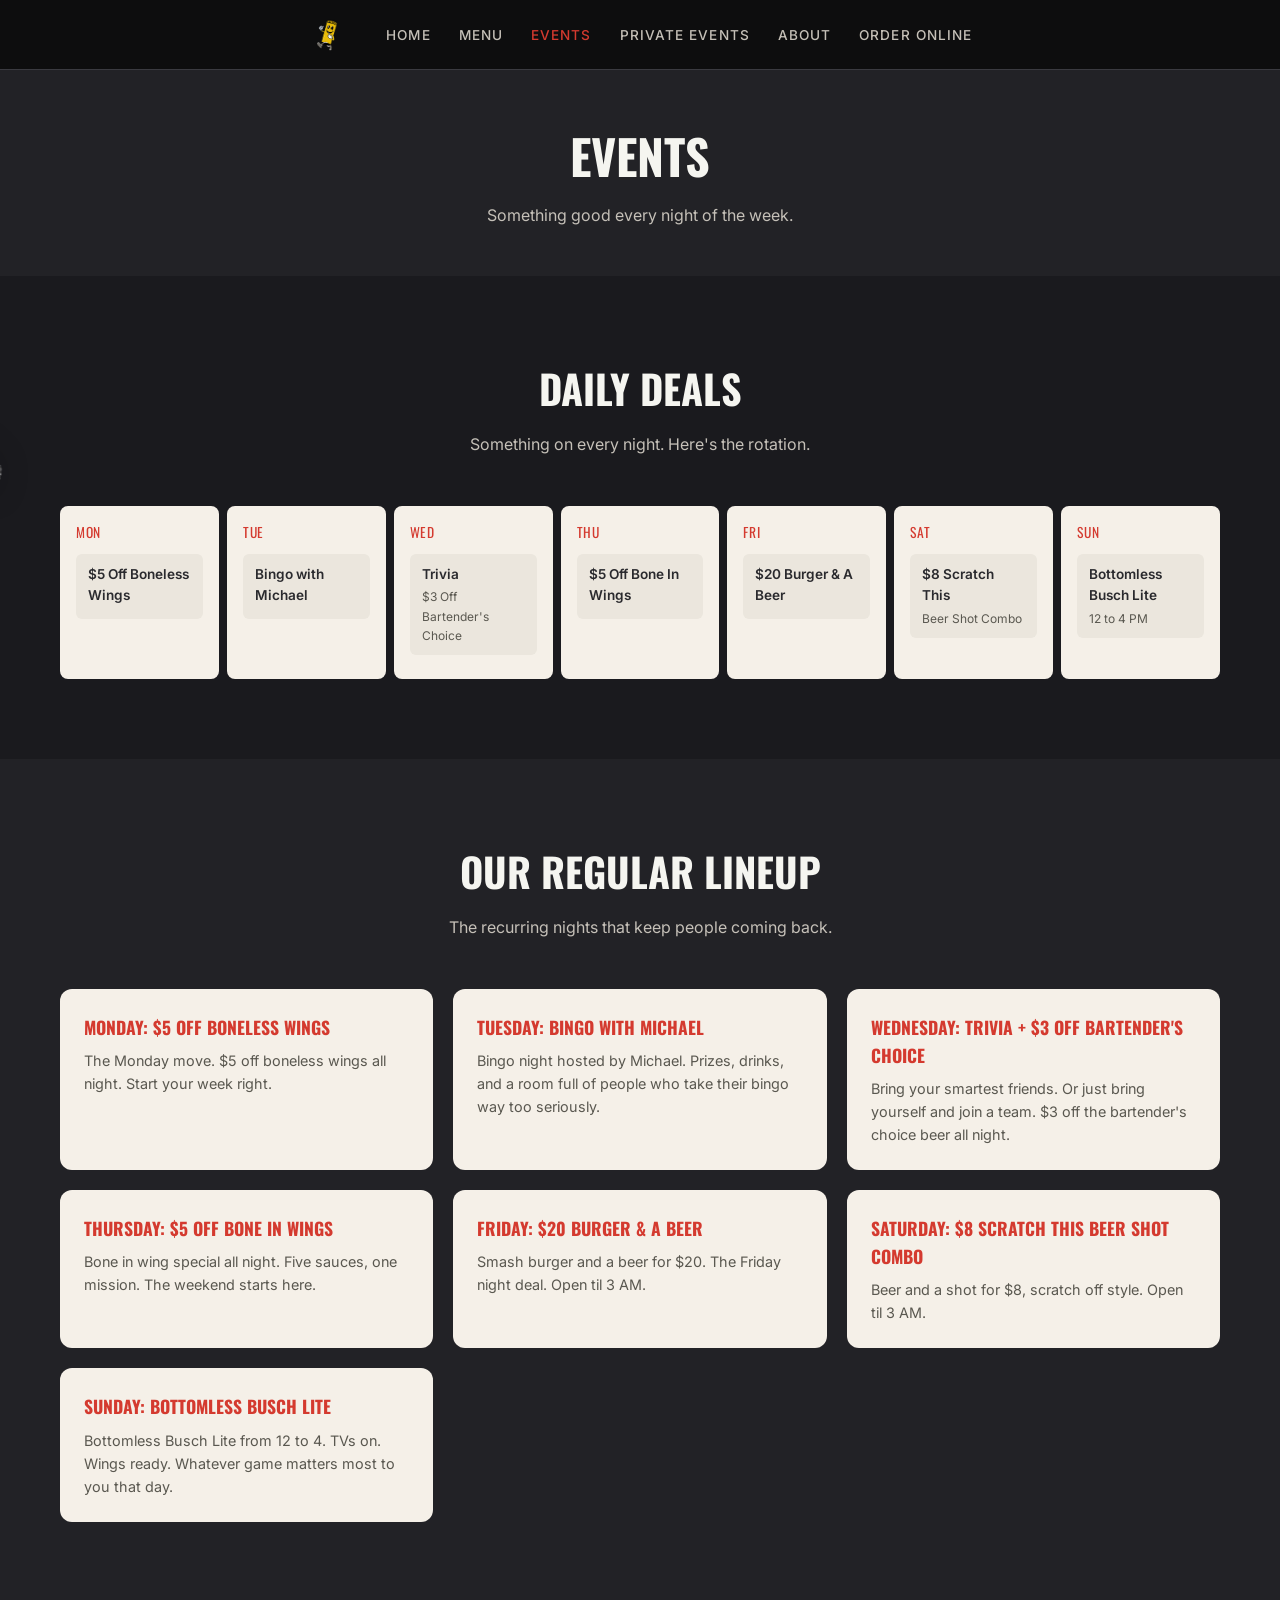
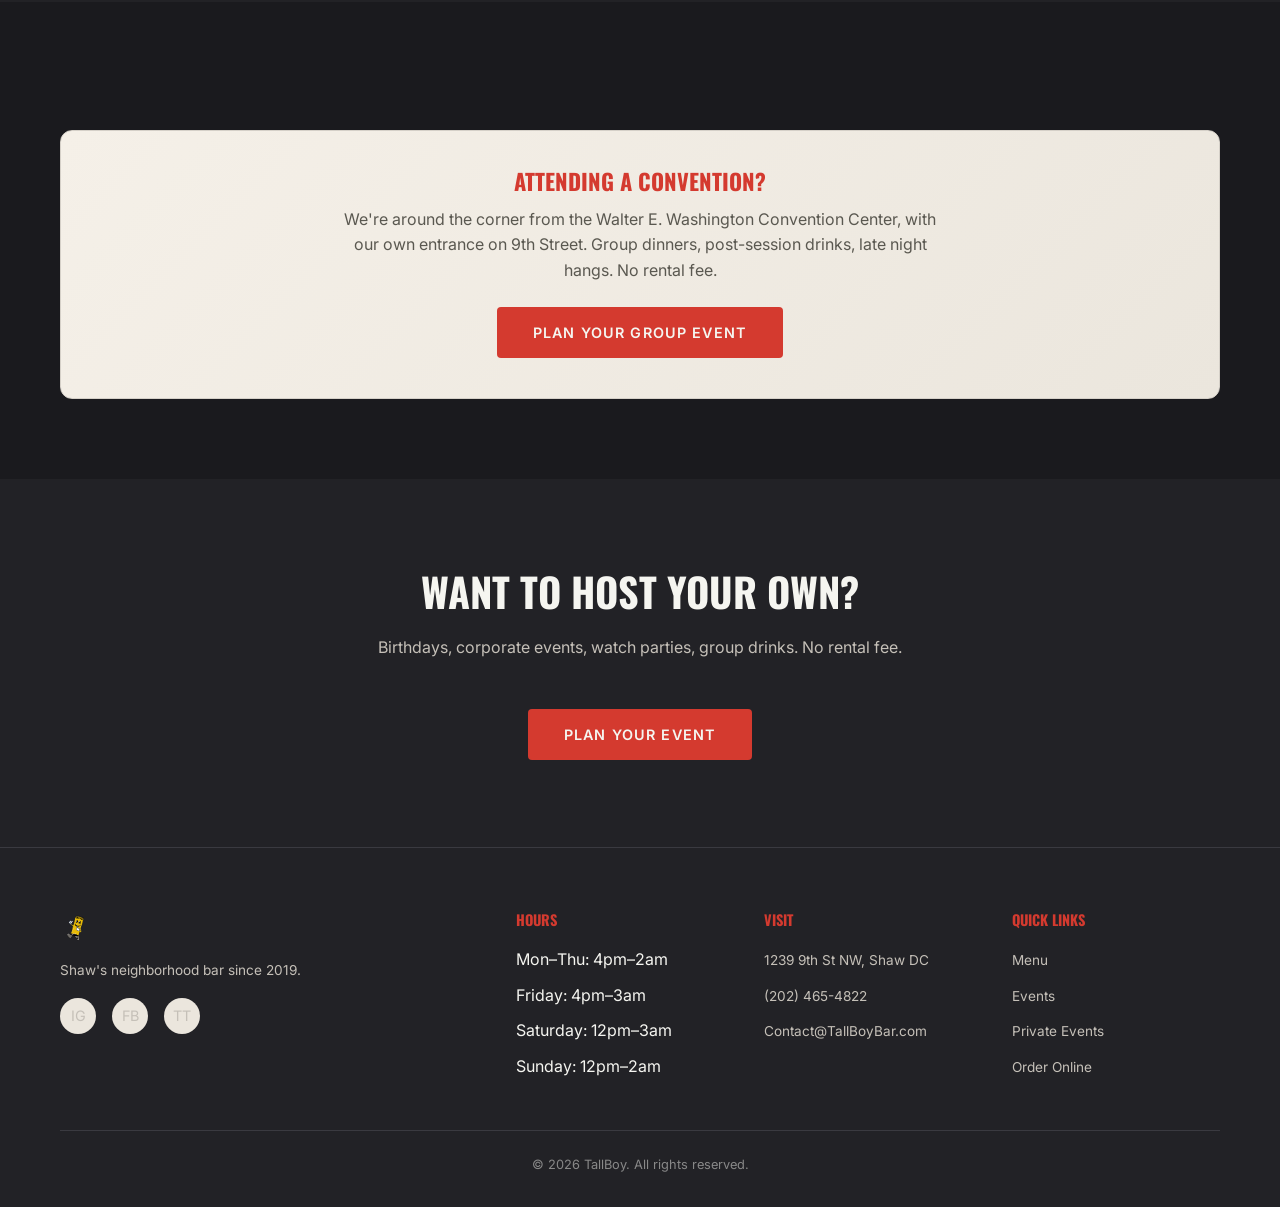
<file: events.html>
<!DOCTYPE html>
<html lang="en">
<head>
  <meta charset="UTF-8">
  <meta name="viewport" content="width=device-width, initial-scale=1.0">
  <title>Events — TallBoy | Shaw DC</title>
  <meta name="description" content="Weekly events at TallBoy in Shaw, DC. Trivia, DJ nights, watch parties, drag bingo, and more. Plus upcoming convention center events nearby.">

  <meta property="og:title" content="Events at TallBoy — Shaw DC">
  <meta property="og:description" content="Something good every night. Trivia, DJ sets, watch parties, and more at Shaw's neighborhood bar.">
  <meta property="og:type" content="website">

  <link rel="preconnect" href="https://fonts.googleapis.com">
  <link rel="preconnect" href="https://fonts.gstatic.com" crossorigin>
  <link href="https://fonts.googleapis.com/css2?family=Inter:wght@400;500;600;700&family=Oswald:wght@400;500;600;700&display=swap" rel="stylesheet">
  <link rel="stylesheet" href="styles.css">
</head>
<body>

  <nav class="nav">
    <div class="nav-inner">
      <a href="index.html"><img src="assets/images/tallboy-logo.png" alt="TallBoy" class="nav-logo" onerror="this.outerHTML='<span style=&quot;font-family:Oswald;font-size:1.5rem;font-weight:700;color:#d43a2f;&quot;>TALLBOY</span>'"></a>
      <ul class="nav-links">
        <li><a href="index.html">Home</a></li>
        <li><a href="menu.html">Menu</a></li>
        <li><a href="events.html">Events</a></li>
        <li><a href="private-events.html">Private Events</a></li>
        <li><a href="about.html">About</a></li>
        <li><a href="https://order.toasttab.com/online/tall-boy" target="_blank" rel="noopener">Order Online</a></li>
      </ul>
      <button class="nav-toggle" onclick="toggleNav()" aria-label="Toggle navigation"><span></span><span></span><span></span></button>
    </div>
  </nav>

  <div class="page-header">
    <div class="container">
      <h1>Events</h1>
      <p>Something good every night of the week.</p>
    </div>
  </div>

  <!-- Side Peek Mascot (scroll-driven) -->
  <div class="mascot mascot-side-peek from-left" data-peek-section="2"><img src="assets/images/tallboy-mascot.png" alt="TallBoy mascot"></div>

  <!-- Weekly Calendar -->
  <section class="section">
    <div class="container">
      <h2 class="section-title">Daily Deals</h2>
      <p class="section-subtitle">Something on every night. Here's the rotation.</p>
      <div class="events-week">
        <div class="event-day">
          <div class="event-day-label">Mon</div>
          <div class="event-item"><div class="event-item-name">$5 Off Boneless Wings</div></div>
        </div>
        <div class="event-day">
          <div class="event-day-label">Tue</div>
          <div class="event-item"><div class="event-item-name">Bingo with Michael</div></div>
        </div>
        <div class="event-day">
          <div class="event-day-label">Wed</div>
          <div class="event-item"><div class="event-item-name">Trivia</div><div class="event-item-time">$3 Off Bartender's Choice</div></div>
        </div>
        <div class="event-day">
          <div class="event-day-label">Thu</div>
          <div class="event-item"><div class="event-item-name">$5 Off Bone In Wings</div></div>
        </div>
        <div class="event-day">
          <div class="event-day-label">Fri</div>
          <div class="event-item"><div class="event-item-name">$20 Burger & A Beer</div></div>
        </div>
        <div class="event-day">
          <div class="event-day-label">Sat</div>
          <div class="event-item"><div class="event-item-name">$8 Scratch This</div><div class="event-item-time">Beer Shot Combo</div></div>
        </div>
        <div class="event-day">
          <div class="event-day-label">Sun</div>
          <div class="event-item"><div class="event-item-name">Bottomless Busch Lite</div><div class="event-item-time">12 to 4 PM</div></div>
        </div>
      </div>
    </div>
  </section>

  <!-- Our Regular Lineup -->
  <section class="section section-dark">
    <div class="container">
      <h2 class="section-title">Our Regular Lineup</h2>
      <p class="section-subtitle">The recurring nights that keep people coming back.</p>
      <div id="events-list">
        <!-- Static fallback -->
        <div style="display: grid; grid-template-columns: repeat(auto-fill, minmax(280px, 1fr)); gap: 20px;">
          <div style="background: var(--bg-card); border-radius: 12px; padding: 24px;">
            <h3 style="font-family: var(--font-display); font-size: 1.1rem; text-transform: uppercase; color: var(--red); margin-bottom: 8px;">Monday: $5 Off Boneless Wings</h3>
            <p style="color: var(--text-on-card-secondary); font-size: 0.9rem;">The Monday move. $5 off boneless wings all night. Start your week right.</p>
          </div>
          <div style="background: var(--bg-card); border-radius: 12px; padding: 24px;">
            <h3 style="font-family: var(--font-display); font-size: 1.1rem; text-transform: uppercase; color: var(--red); margin-bottom: 8px;">Tuesday: Bingo with Michael</h3>
            <p style="color: var(--text-on-card-secondary); font-size: 0.9rem;">Bingo night hosted by Michael. Prizes, drinks, and a room full of people who take their bingo way too seriously.</p>
          </div>
          <div style="background: var(--bg-card); border-radius: 12px; padding: 24px;">
            <h3 style="font-family: var(--font-display); font-size: 1.1rem; text-transform: uppercase; color: var(--red); margin-bottom: 8px;">Wednesday: Trivia + $3 Off Bartender's Choice</h3>
            <p style="color: var(--text-on-card-secondary); font-size: 0.9rem;">Bring your smartest friends. Or just bring yourself and join a team. $3 off the bartender's choice beer all night.</p>
          </div>
          <div style="background: var(--bg-card); border-radius: 12px; padding: 24px;">
            <h3 style="font-family: var(--font-display); font-size: 1.1rem; text-transform: uppercase; color: var(--red); margin-bottom: 8px;">Thursday: $5 Off Bone In Wings</h3>
            <p style="color: var(--text-on-card-secondary); font-size: 0.9rem;">Bone in wing special all night. Five sauces, one mission. The weekend starts here.</p>
          </div>
          <div style="background: var(--bg-card); border-radius: 12px; padding: 24px;">
            <h3 style="font-family: var(--font-display); font-size: 1.1rem; text-transform: uppercase; color: var(--red); margin-bottom: 8px;">Friday: $20 Burger & A Beer</h3>
            <p style="color: var(--text-on-card-secondary); font-size: 0.9rem;">Smash burger and a beer for $20. The Friday night deal. Open til 3 AM.</p>
          </div>
          <div style="background: var(--bg-card); border-radius: 12px; padding: 24px;">
            <h3 style="font-family: var(--font-display); font-size: 1.1rem; text-transform: uppercase; color: var(--red); margin-bottom: 8px;">Saturday: $8 Scratch This Beer Shot Combo</h3>
            <p style="color: var(--text-on-card-secondary); font-size: 0.9rem;">Beer and a shot for $8, scratch off style. Open til 3 AM.</p>
          </div>
          <div style="background: var(--bg-card); border-radius: 12px; padding: 24px;">
            <h3 style="font-family: var(--font-display); font-size: 1.1rem; text-transform: uppercase; color: var(--red); margin-bottom: 8px;">Sunday: Bottomless Busch Lite</h3>
            <p style="color: var(--text-on-card-secondary); font-size: 0.9rem;">Bottomless Busch Lite from 12 to 4. TVs on. Wings ready. Whatever game matters most to you that day.</p>
          </div>
        </div>
      </div>
    </div>
  </section>

  <!-- Convention Center CTA -->
  <section class="section">
    <div class="container">
      <div class="convention-banner">
        <h3>Attending a Convention?</h3>
        <p style="color: var(--text-on-card-secondary); max-width: 600px; margin: 0 auto; margin-bottom: 24px;">We're around the corner from the Walter E. Washington Convention Center, with our own entrance on 9th Street. Group dinners, post-session drinks, late night hangs. No rental fee.</p>
        <a href="convention.html" class="btn btn-gold">Plan Your Group Event</a>
      </div>
    </div>
  </section>

  <!-- Private Events CTA -->
  <section class="section section-dark">
    <div class="container text-center">
      <h2 class="section-title">Want to Host Your Own?</h2>
      <p class="section-subtitle">Birthdays, corporate events, watch parties, group drinks. No rental fee.</p>
      <a href="private-events.html" class="btn btn-gold">Plan Your Event</a>
    </div>
  </section>

  <footer class="footer">
    <div class="container">
      <div class="footer-grid">
        <div class="footer-brand">
          <img src="assets/images/tallboy-logo.png" alt="TallBoy" style="height: 40px;" onerror="this.outerHTML='<span style=&quot;font-family:Oswald;font-size:1.5rem;font-weight:700;color:#d43a2f;&quot;>TALLBOY</span>'">
          <p>Shaw's neighborhood bar since 2019.</p>
          <div class="footer-social">
            <a href="https://www.instagram.com/tallboybar/" target="_blank" rel="noopener">IG</a>
            <a href="https://www.facebook.com/tallboybar/" target="_blank" rel="noopener">FB</a>
            <a href="https://www.tiktok.com/@tallboybar" target="_blank" rel="noopener">TT</a>
          </div>
        </div>
        <div><h4>Hours</h4><ul class="footer-links"><li>Mon–Thu: 4pm–2am</li><li>Friday: 4pm–3am</li><li>Saturday: 12pm–3am</li><li>Sunday: 12pm–2am</li></ul></div>
        <div><h4>Visit</h4><ul class="footer-links"><li><a href="https://maps.google.com/?q=1239+9th+St+NW+Washington+DC" target="_blank" rel="noopener">1239 9th St NW, Shaw DC</a></li><li><a href="tel:2024654822">(202) 465-4822</a></li><li><a href="mailto:Contact@TallBoyBar.com">Contact@TallBoyBar.com</a></li></ul></div>
        <div><h4>Quick Links</h4><ul class="footer-links"><li><a href="menu.html">Menu</a></li><li><a href="events.html">Events</a></li><li><a href="private-events.html">Private Events</a></li><li><a href="https://order.toasttab.com/online/tall-boy" target="_blank" rel="noopener">Order Online</a></li></ul></div>
      </div>
      <div class="footer-bottom">&copy; 2026 TallBoy. All rights reserved.</div>
    </div>
  </footer>

  <script src="site.js"></script>
</body>
</html>
</file>
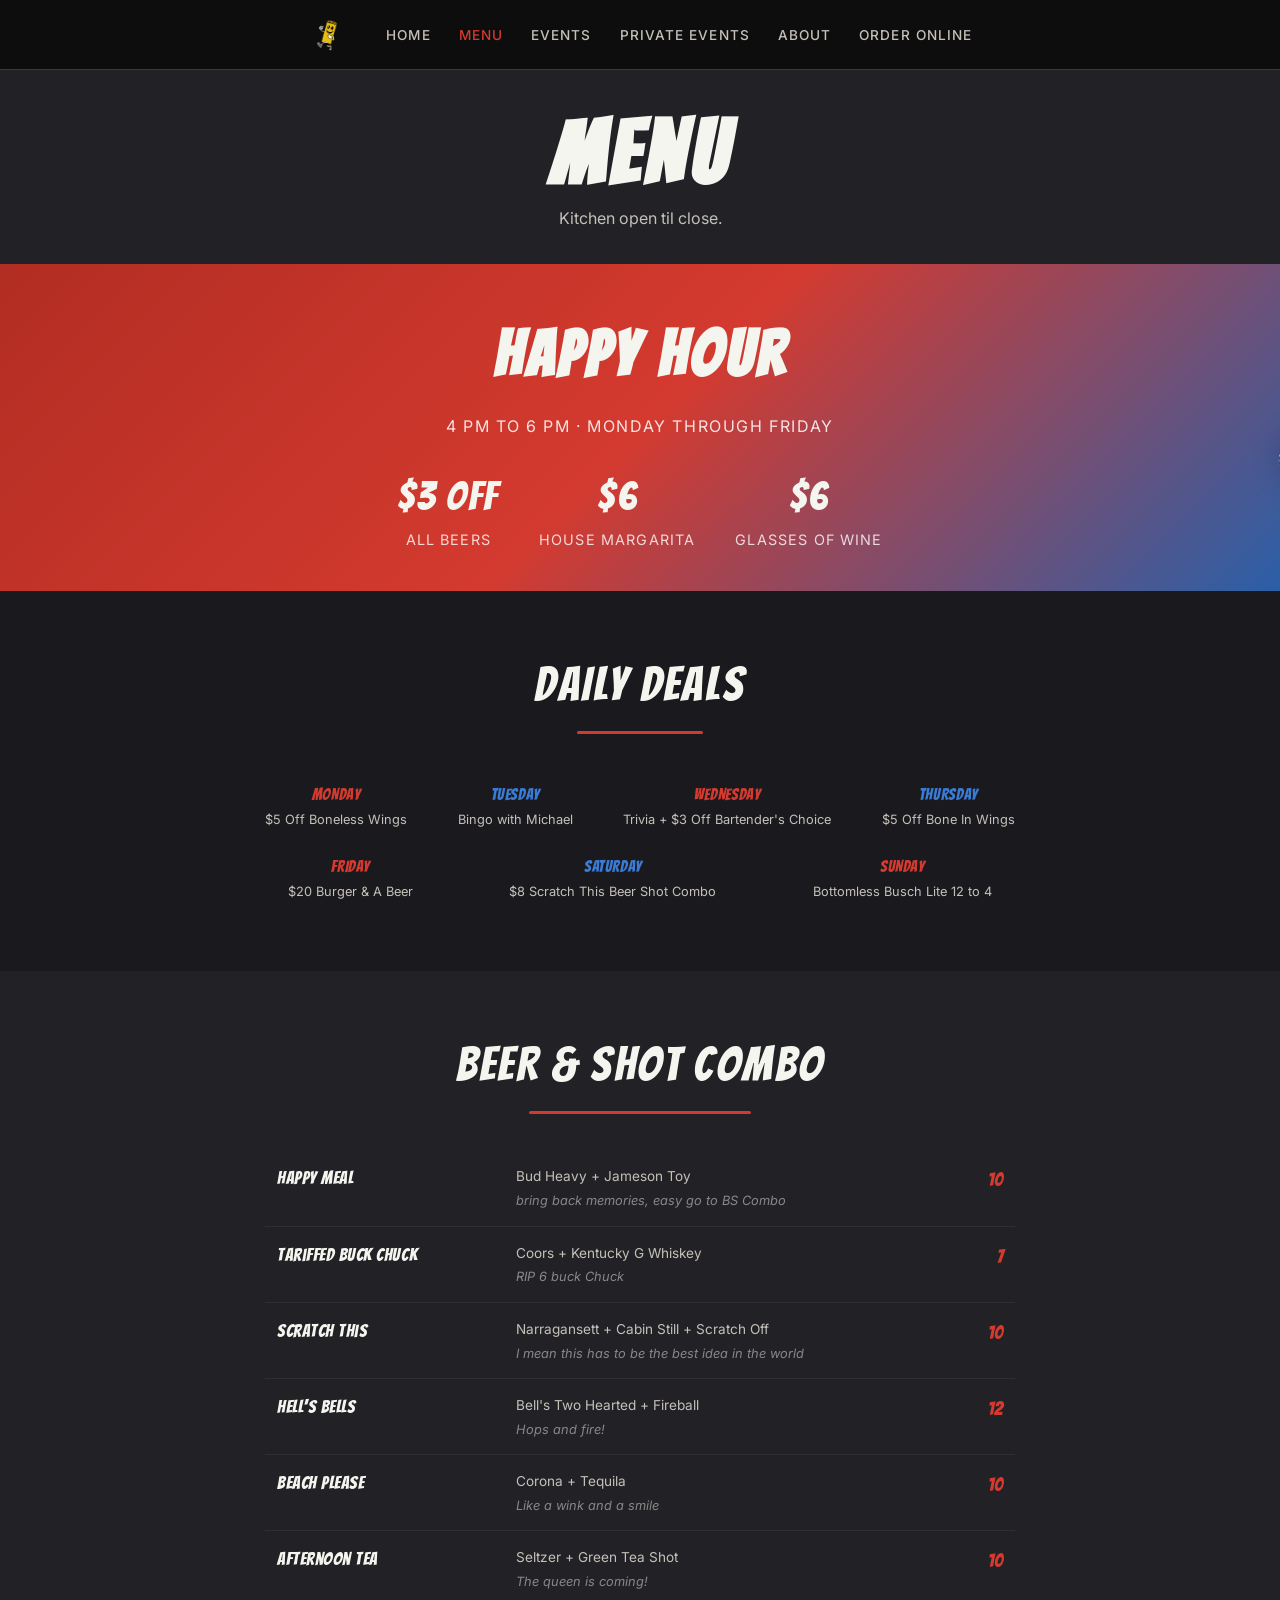
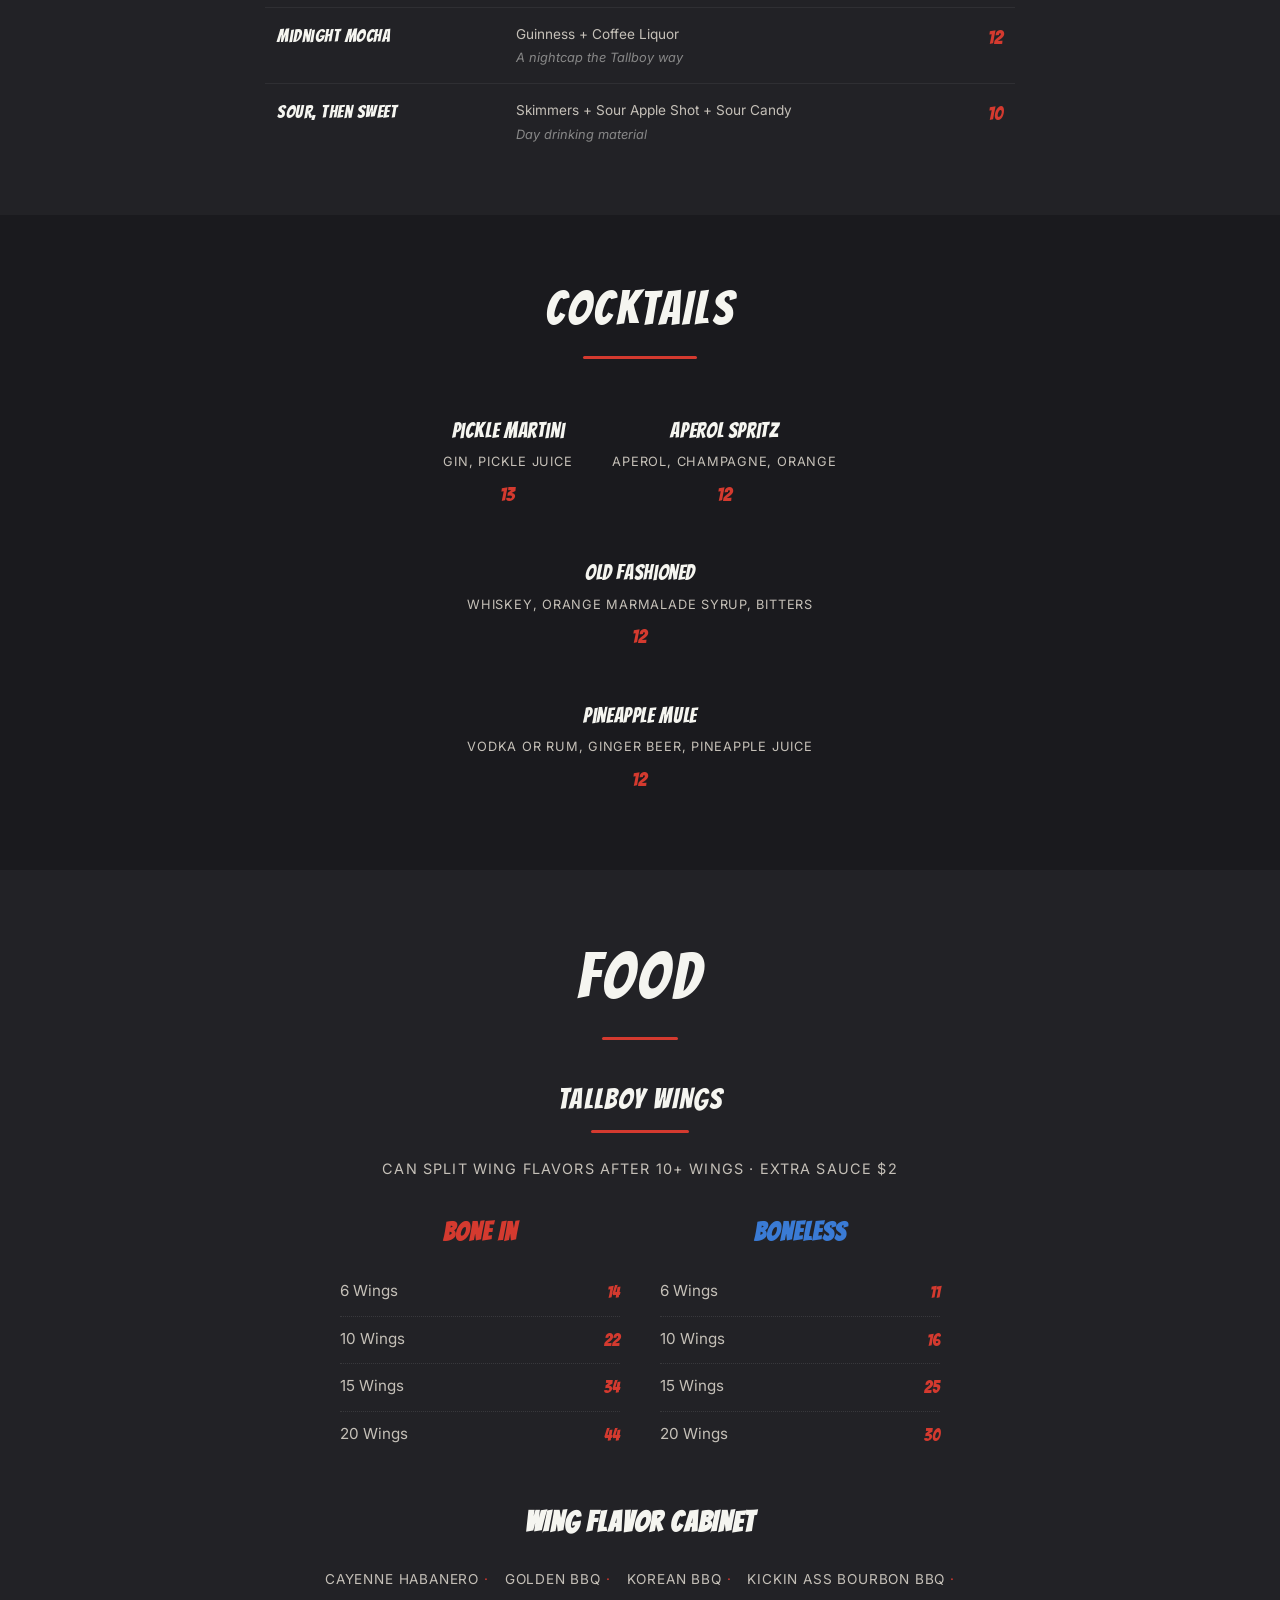
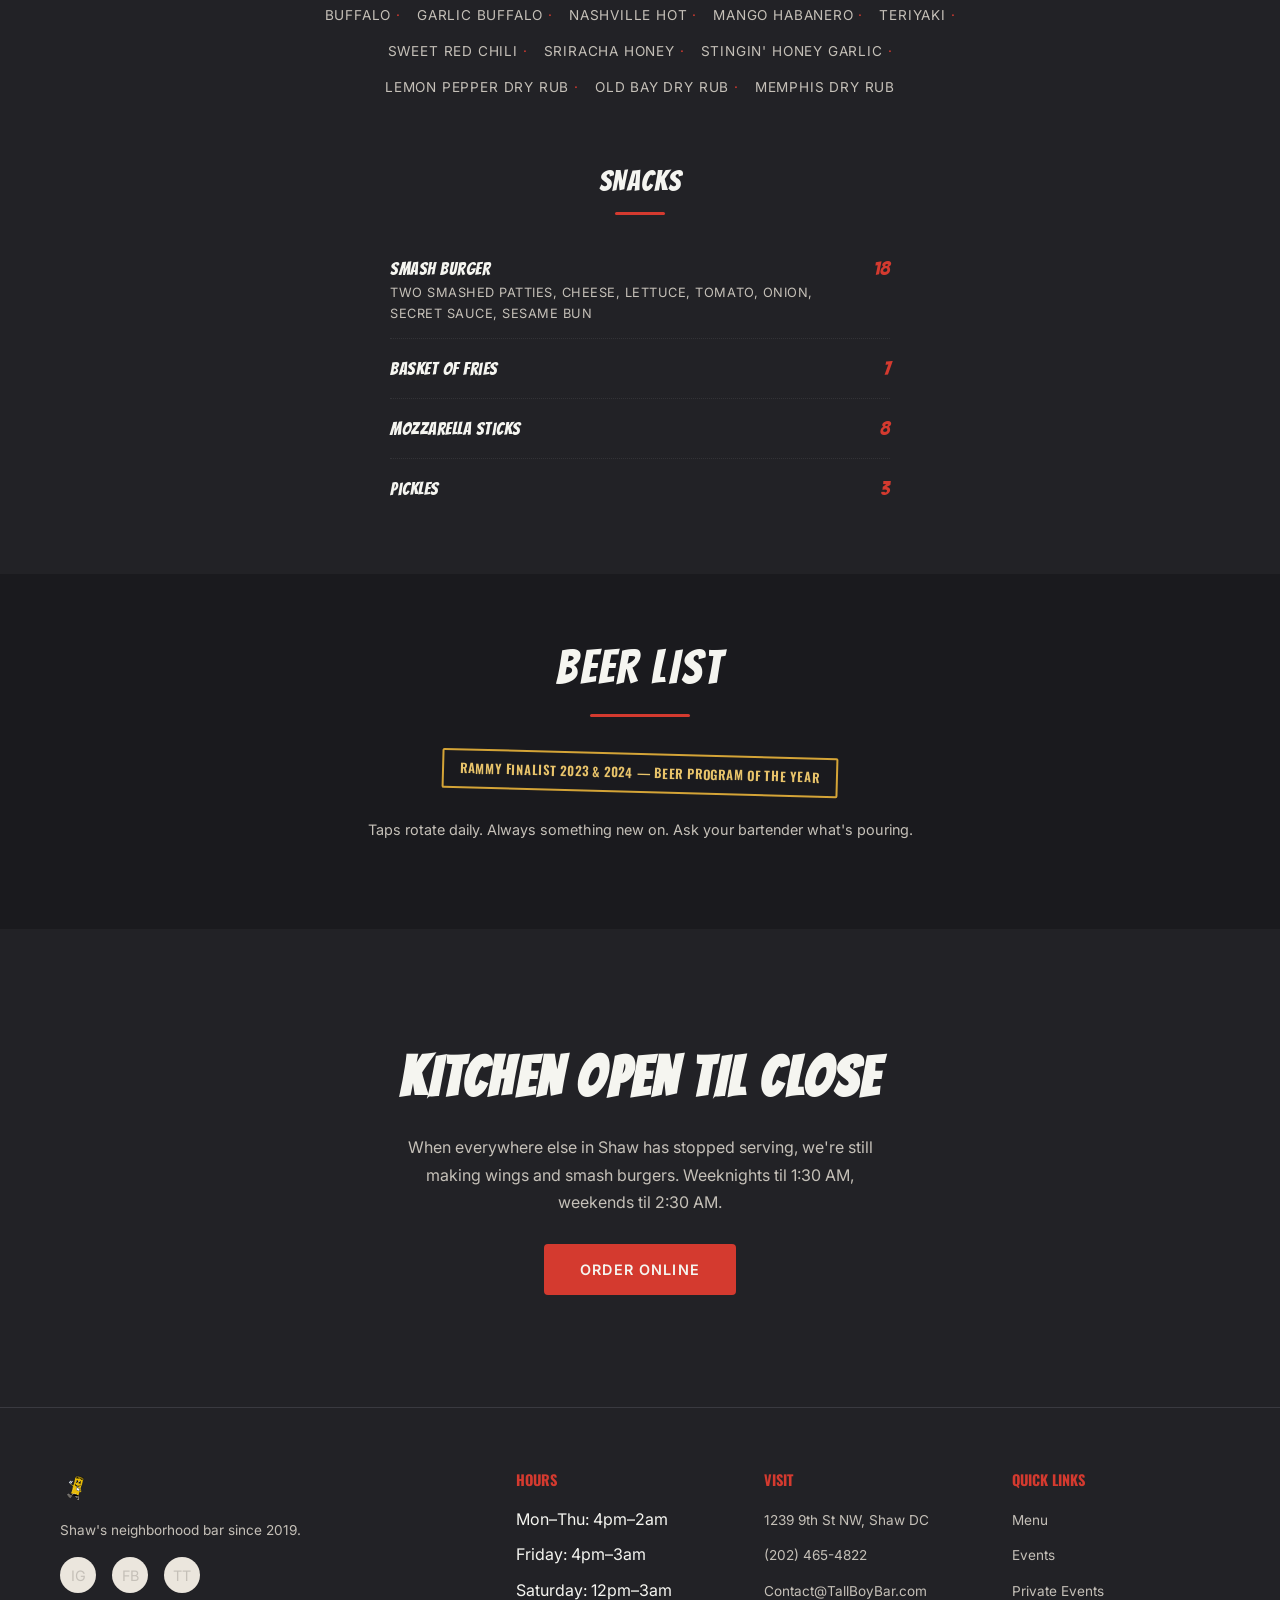
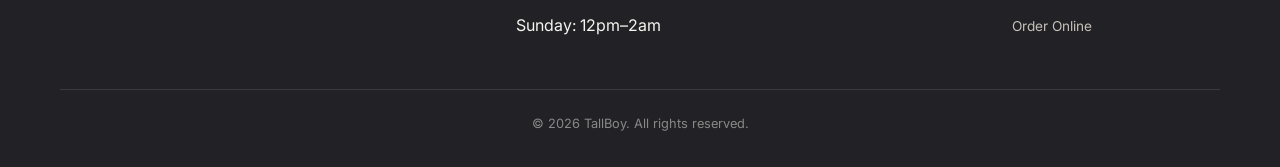
<file: menu.html>
<!DOCTYPE html>
<html lang="en">
<head>
  <meta charset="UTF-8">
  <meta name="viewport" content="width=device-width, initial-scale=1.0">
  <title>Menu — TallBoy | Shaw DC</title>
  <meta name="description" content="TallBoy menu: smoked wings with 18 sauce options, beer and shot combos, cocktails, smash burgers, and a RAMMY-nominated beer program. Kitchen open til close. Shaw, DC.">

  <meta property="og:title" content="Menu — TallBoy | Shaw DC">
  <meta property="og:description" content="Smoked wings, beer and shot combos, smash burgers, and a RAMMY-nominated tap list. Kitchen open til close.">

  <script type="application/ld+json">
  {
    "@context": "https://schema.org",
    "@type": "Menu",
    "name": "TallBoy Menu",
    "url": "https://tallboybar.com/menu.html",
    "hasMenuSection": [
      {
        "@type": "MenuSection",
        "name": "TallBoy Wings (Bone In)",
        "description": "Slow smoked, perfectly crisped, tossed in your choice of 18 sauces. Can split flavors after 10+ wings.",
        "hasMenuItem": [
          { "@type": "MenuItem", "name": "6 Bone In Wings", "offers": { "@type": "Offer", "price": "14.00", "priceCurrency": "USD" } },
          { "@type": "MenuItem", "name": "10 Bone In Wings", "offers": { "@type": "Offer", "price": "22.00", "priceCurrency": "USD" } },
          { "@type": "MenuItem", "name": "15 Bone In Wings", "offers": { "@type": "Offer", "price": "34.00", "priceCurrency": "USD" } },
          { "@type": "MenuItem", "name": "20 Bone In Wings", "offers": { "@type": "Offer", "price": "44.00", "priceCurrency": "USD" } }
        ]
      },
      {
        "@type": "MenuSection",
        "name": "TallBoy Wings (Boneless)",
        "hasMenuItem": [
          { "@type": "MenuItem", "name": "6 Boneless Wings", "offers": { "@type": "Offer", "price": "11.00", "priceCurrency": "USD" } },
          { "@type": "MenuItem", "name": "10 Boneless Wings", "offers": { "@type": "Offer", "price": "16.00", "priceCurrency": "USD" } },
          { "@type": "MenuItem", "name": "15 Boneless Wings", "offers": { "@type": "Offer", "price": "25.00", "priceCurrency": "USD" } },
          { "@type": "MenuItem", "name": "20 Boneless Wings", "offers": { "@type": "Offer", "price": "30.00", "priceCurrency": "USD" } }
        ]
      },
      {
        "@type": "MenuSection",
        "name": "Snacks",
        "hasMenuItem": [
          { "@type": "MenuItem", "name": "Smash Burger", "description": "Two smashed patties, cheese, lettuce, tomato, onion, secret sauce, sesame bun", "offers": { "@type": "Offer", "price": "18.00", "priceCurrency": "USD" } },
          { "@type": "MenuItem", "name": "Basket of Fries", "offers": { "@type": "Offer", "price": "7.00", "priceCurrency": "USD" } },
          { "@type": "MenuItem", "name": "Mozzarella Sticks", "offers": { "@type": "Offer", "price": "8.00", "priceCurrency": "USD" } },
          { "@type": "MenuItem", "name": "Pickles", "offers": { "@type": "Offer", "price": "3.00", "priceCurrency": "USD" } }
        ]
      },
      {
        "@type": "MenuSection",
        "name": "Beer & Shot Combos",
        "hasMenuItem": [
          { "@type": "MenuItem", "name": "Happy Meal", "description": "Bud Heavy + Jameson Toy", "offers": { "@type": "Offer", "price": "10.00", "priceCurrency": "USD" } },
          { "@type": "MenuItem", "name": "Tariffed Buck Chuck", "description": "Coors + Kentucky G Whiskey", "offers": { "@type": "Offer", "price": "7.00", "priceCurrency": "USD" } },
          { "@type": "MenuItem", "name": "Scratch This", "description": "Narragansett + Cabin Still + Scratch Off", "offers": { "@type": "Offer", "price": "10.00", "priceCurrency": "USD" } },
          { "@type": "MenuItem", "name": "Hell's Bells", "description": "Bell's Two Hearted + Fireball", "offers": { "@type": "Offer", "price": "12.00", "priceCurrency": "USD" } },
          { "@type": "MenuItem", "name": "Beach Please", "description": "Corona + Tequila", "offers": { "@type": "Offer", "price": "10.00", "priceCurrency": "USD" } },
          { "@type": "MenuItem", "name": "Afternoon Tea", "description": "Seltzer + Green Tea Shot", "offers": { "@type": "Offer", "price": "10.00", "priceCurrency": "USD" } },
          { "@type": "MenuItem", "name": "Midnight Mocha", "description": "Guinness + Coffee Liquor", "offers": { "@type": "Offer", "price": "12.00", "priceCurrency": "USD" } },
          { "@type": "MenuItem", "name": "Sour, then Sweet", "description": "Skimmers + Sour Apple Shot + Sour Candy", "offers": { "@type": "Offer", "price": "10.00", "priceCurrency": "USD" } }
        ]
      },
      {
        "@type": "MenuSection",
        "name": "Cocktails",
        "hasMenuItem": [
          { "@type": "MenuItem", "name": "Pickle Martini", "description": "Gin, pickle juice", "offers": { "@type": "Offer", "price": "13.00", "priceCurrency": "USD" } },
          { "@type": "MenuItem", "name": "Aperol Spritz", "description": "Aperol, champagne, orange", "offers": { "@type": "Offer", "price": "12.00", "priceCurrency": "USD" } },
          { "@type": "MenuItem", "name": "Old Fashioned", "description": "Whiskey, orange marmalade syrup, bitters", "offers": { "@type": "Offer", "price": "12.00", "priceCurrency": "USD" } },
          { "@type": "MenuItem", "name": "Pineapple Mule", "description": "Vodka or rum, ginger beer, pineapple juice", "offers": { "@type": "Offer", "price": "12.00", "priceCurrency": "USD" } }
        ]
      }
    ]
  }
  </script>

  <link rel="preconnect" href="https://fonts.googleapis.com">
  <link rel="preconnect" href="https://fonts.gstatic.com" crossorigin>
  <link href="https://fonts.googleapis.com/css2?family=Bangers&family=Inter:wght@400;500;600;700&family=Oswald:wght@400;500;600;700&display=swap" rel="stylesheet">
  <link rel="stylesheet" href="styles.css">
  <style>
    /* ── Menu page overrides: hand-drawn, bespoke feel ── */
    .menu-hand { font-family: 'Bangers', 'Impact', cursive; letter-spacing: 0.04em; }

    .menu-hero {
      padding: calc(var(--nav-height) + 40px) 0 32px;
      text-align: center;
      background: var(--bg-secondary);
      position: relative;
      overflow: visible;
    }
    .menu-hero h1 {
      font-family: 'Bangers', 'Impact', cursive;
      font-size: clamp(3rem, 8vw, 5.5rem);
      text-transform: uppercase;
      letter-spacing: 0.06em;
      line-height: 1;
      color: var(--text-primary);
    }
    .menu-hero p {
      color: var(--text-secondary);
      margin-top: 8px;
      font-size: 1rem;
    }
    .menu-mascot {
      position: absolute;
      right: 8%;
      bottom: -10px;
      height: 140px;
      opacity: 0.12;
      pointer-events: none;
    }

    .menu-section { padding: 56px 0; }
    .menu-section:nth-child(even) { background: var(--bg-secondary); }

    .menu-section-title {
      font-family: 'Bangers', 'Impact', cursive;
      font-size: clamp(2rem, 5vw, 3rem);
      text-transform: uppercase;
      text-align: center;
      letter-spacing: 0.05em;
      margin-bottom: 8px;
      position: relative;
      display: inline-block;
    }
    .menu-section-title-wrap {
      text-align: center;
      margin-bottom: 28px;
    }
    .menu-section-title::after {
      content: '';
      display: block;
      width: 60%;
      height: 3px;
      background: var(--red);
      margin: 8px auto 0;
      border-radius: 2px;
    }
    .menu-section-sub {
      text-align: center;
      color: var(--text-secondary);
      font-size: 0.9rem;
      text-transform: uppercase;
      letter-spacing: 0.08em;
      margin-bottom: 32px;
    }

    /* Combo table style — like the actual printed menu */
    .combo-table {
      width: 100%;
      max-width: 750px;
      margin: 0 auto;
      border-collapse: collapse;
    }
    .combo-table tr {
      border-bottom: 1px solid rgba(255,255,255,0.06);
    }
    .combo-table tr:last-child { border-bottom: none; }
    .combo-table td {
      padding: 14px 12px;
      vertical-align: top;
      font-size: 0.9rem;
    }
    .combo-table .combo-name {
      font-family: 'Bangers', 'Impact', cursive;
      font-size: 1.1rem;
      letter-spacing: 0.03em;
      white-space: nowrap;
      color: var(--text-primary);
    }
    .combo-table .combo-what {
      color: var(--text-secondary);
      font-size: 0.85rem;
    }
    .combo-table .combo-story {
      color: var(--text-muted);
      font-size: 0.8rem;
      font-style: italic;
    }
    .combo-table .combo-price {
      font-family: 'Bangers', 'Impact', cursive;
      font-size: 1.2rem;
      color: var(--red);
      text-align: right;
      white-space: nowrap;
    }

    /* Wing pricing side by side */
    .wing-grid {
      display: grid;
      grid-template-columns: 1fr 1fr;
      gap: 40px;
      max-width: 600px;
      margin: 0 auto 40px;
    }
    @media (max-width: 480px) { .wing-grid { grid-template-columns: 1fr; gap: 32px; } }

    .wing-col h3 {
      font-family: 'Bangers', 'Impact', cursive;
      font-size: 1.6rem;
      text-transform: uppercase;
      text-align: center;
      margin-bottom: 16px;
      letter-spacing: 0.04em;
    }
    .wing-row {
      display: flex;
      justify-content: space-between;
      padding: 10px 0;
      border-bottom: 1px dotted rgba(255,255,255,0.1);
      font-size: 0.95rem;
    }
    .wing-row:last-child { border-bottom: none; }
    .wing-count { color: var(--text-secondary); }
    .wing-price { font-family: 'Bangers', cursive; color: var(--red); font-size: 1.05rem; }

    /* Flavor cabinet */
    .flavor-cab {
      max-width: 650px;
      margin: 0 auto;
      text-align: center;
    }
    .flavor-cab h3 {
      font-family: 'Bangers', 'Impact', cursive;
      font-size: 1.8rem;
      text-transform: uppercase;
      letter-spacing: 0.04em;
      margin-bottom: 20px;
    }
    .flavor-list {
      display: flex;
      flex-wrap: wrap;
      justify-content: center;
      gap: 6px 16px;
    }
    .flavor-list span {
      color: var(--text-secondary);
      font-size: 0.85rem;
      text-transform: uppercase;
      letter-spacing: 0.06em;
      padding: 4px 0;
    }
    .flavor-list span::after {
      content: ' · ';
      color: var(--red);
    }
    .flavor-list span:last-child::after { content: ''; }

    /* Cocktail cards */
    .cocktail-item {
      text-align: center;
      padding: 20px 16px;
    }
    .cocktail-name {
      font-family: 'Bangers', 'Impact', cursive;
      font-size: 1.3rem;
      letter-spacing: 0.03em;
      margin-bottom: 4px;
    }
    .cocktail-desc {
      color: var(--text-secondary);
      font-size: 0.8rem;
      text-transform: uppercase;
      letter-spacing: 0.06em;
      margin-bottom: 6px;
    }
    .cocktail-price {
      font-family: 'Bangers', cursive;
      font-size: 1.2rem;
      color: var(--red);
    }

    /* Snack item */
    .snack-row {
      display: flex;
      justify-content: space-between;
      align-items: baseline;
      padding: 14px 0;
      border-bottom: 1px dotted rgba(255,255,255,0.08);
      max-width: 500px;
      margin: 0 auto;
    }
    .snack-row:last-child { border-bottom: none; }
    .snack-name {
      font-family: 'Bangers', 'Impact', cursive;
      font-size: 1.1rem;
      letter-spacing: 0.03em;
    }
    .snack-desc {
      font-size: 0.8rem;
      color: var(--text-secondary);
      text-transform: uppercase;
      letter-spacing: 0.04em;
    }
    .snack-price {
      font-family: 'Bangers', cursive;
      font-size: 1.2rem;
      color: var(--red);
      white-space: nowrap;
      margin-left: 16px;
    }

    /* Daily deals strip */
    .deals-strip {
      display: flex;
      flex-wrap: wrap;
      justify-content: center;
      gap: 0;
      max-width: 800px;
      margin: 0 auto;
    }
    .deal-chip {
      padding: 12px 20px;
      text-align: center;
      flex: 1 1 auto;
      min-width: 140px;
    }
    .deal-day {
      font-family: 'Bangers', 'Impact', cursive;
      font-size: 1rem;
      letter-spacing: 0.04em;
      text-transform: uppercase;
    }
    .deal-what {
      font-size: 0.8rem;
      color: var(--text-secondary);
      margin-top: 2px;
    }

    /* Beer categories */
    .beer-cats {
      display: grid;
      grid-template-columns: repeat(auto-fill, minmax(260px, 1fr));
      gap: 16px;
      margin-top: 32px;
    }
    .beer-cat {
      padding: 24px;
      border-left: 3px solid;
    }
    .beer-cat h4 {
      font-family: 'Bangers', 'Impact', cursive;
      font-size: 1.3rem;
      text-transform: uppercase;
      letter-spacing: 0.04em;
      margin-bottom: 8px;
    }
    .beer-cat p {
      font-size: 0.85rem;
      color: var(--text-secondary);
      line-height: 1.5;
    }
    .beer-cat-light { border-color: var(--gold); }
    .beer-cat-light h4 { color: var(--gold); }
    .beer-cat-hoppy { border-color: #4caf50; }
    .beer-cat-hoppy h4 { color: #4caf50; }
    .beer-cat-toasty { border-color: var(--red); }
    .beer-cat-toasty h4 { color: var(--red); }
    .beer-cat-fruity { border-color: #e040a0; }
    .beer-cat-fruity h4 { color: #e040a0; }

    /* Late night callout */
    .late-night-cta {
      text-align: center;
      padding: 48px 20px;
      position: relative;
    }
    .late-night-cta h2 {
      font-family: 'Bangers', 'Impact', cursive;
      font-size: clamp(2rem, 5vw, 3.5rem);
      text-transform: uppercase;
      letter-spacing: 0.04em;
      margin-bottom: 12px;
    }
  </style>
</head>
<body>

  <nav class="nav">
    <div class="nav-inner">
      <a href="index.html"><img src="assets/images/tallboy-logo.png" alt="TallBoy" class="nav-logo" onerror="this.outerHTML='<span style=&quot;font-family:Oswald;font-size:1.5rem;font-weight:700;color:#d43a2f;&quot;>TALLBOY</span>'"></a>
      <ul class="nav-links">
        <li><a href="index.html">Home</a></li>
        <li><a href="menu.html">Menu</a></li>
        <li><a href="events.html">Events</a></li>
        <li><a href="private-events.html">Private Events</a></li>
        <li><a href="about.html">About</a></li>
        <li><a href="https://order.toasttab.com/online/tall-boy" target="_blank" rel="noopener">Order Online</a></li>
      </ul>
      <button class="nav-toggle" onclick="toggleNav()" aria-label="Toggle navigation"><span></span><span></span><span></span></button>
    </div>
  </nav>

  <!-- Menu Hero -->
  <div class="menu-hero">
    <div class="container">
      <h1>Menu</h1>
      <p>Kitchen open til close.</p>
    </div>
  </div>

  <!-- Side Peek Mascot (scroll-driven) -->
  <div class="mascot mascot-side-peek from-right" data-peek-section="3"><img src="assets/images/tallboy-mascot.png" alt="TallBoy mascot"></div>

  <!-- ═══ HAPPY HOUR ═══ -->
  <section class="menu-section" style="background: linear-gradient(135deg, var(--red-dark) 0%, var(--red) 50%, var(--blue-dark) 100%); padding: 40px 0;">
    <div class="container" style="text-align: center;">
      <h2 style="font-family: 'Bangers', cursive; font-size: clamp(2.5rem, 6vw, 4rem); text-transform: uppercase; letter-spacing: 0.06em; margin-bottom: 8px;">Happy Hour</h2>
      <p style="font-size: 1rem; color: rgba(255,255,255,0.85); margin-bottom: 24px; text-transform: uppercase; letter-spacing: 0.1em;">4 PM to 6 PM · Monday through Friday</p>
      <div style="display: flex; justify-content: center; gap: 40px; flex-wrap: wrap;">
        <div style="text-align: center;">
          <div style="font-family: 'Bangers', cursive; font-size: 2.5rem; letter-spacing: 0.04em;">$3 Off</div>
          <div style="font-size: 0.9rem; text-transform: uppercase; letter-spacing: 0.08em; color: rgba(255,255,255,0.8);">All Beers</div>
        </div>
        <div style="text-align: center;">
          <div style="font-family: 'Bangers', cursive; font-size: 2.5rem; letter-spacing: 0.04em;">$6</div>
          <div style="font-size: 0.9rem; text-transform: uppercase; letter-spacing: 0.08em; color: rgba(255,255,255,0.8);">House Margarita</div>
        </div>
        <div style="text-align: center;">
          <div style="font-family: 'Bangers', cursive; font-size: 2.5rem; letter-spacing: 0.04em;">$6</div>
          <div style="font-size: 0.9rem; text-transform: uppercase; letter-spacing: 0.08em; color: rgba(255,255,255,0.8);">Glasses of Wine</div>
        </div>
      </div>
    </div>
  </section>

  <!-- ═══ DAILY DEALS ═══ -->
  <section class="menu-section">
    <div class="container">
      <div class="menu-section-title-wrap">
        <span class="menu-section-title">Daily Deals</span>
      </div>
      <div class="deals-strip">
        <div class="deal-chip"><div class="deal-day" style="color: var(--red);">Monday</div><div class="deal-what">$5 Off Boneless Wings</div></div>
        <div class="deal-chip"><div class="deal-day" style="color: var(--blue);">Tuesday</div><div class="deal-what">Bingo with Michael</div></div>
        <div class="deal-chip"><div class="deal-day" style="color: var(--red);">Wednesday</div><div class="deal-what">Trivia + $3 Off Bartender's Choice</div></div>
        <div class="deal-chip"><div class="deal-day" style="color: var(--blue);">Thursday</div><div class="deal-what">$5 Off Bone In Wings</div></div>
        <div class="deal-chip"><div class="deal-day" style="color: var(--red);">Friday</div><div class="deal-what">$20 Burger & A Beer</div></div>
        <div class="deal-chip"><div class="deal-day" style="color: var(--blue);">Saturday</div><div class="deal-what">$8 Scratch This Beer Shot Combo</div></div>
        <div class="deal-chip"><div class="deal-day" style="color: var(--red);">Sunday</div><div class="deal-what">Bottomless Busch Lite 12 to 4</div></div>
      </div>
    </div>
  </section>

  <!-- ═══ BEER & SHOT COMBOS ═══ -->
  <section class="menu-section">
    <div class="container">
      <div class="menu-section-title-wrap">
        <span class="menu-section-title">Beer & Shot Combo</span>
      </div>
      <table class="combo-table">
        <tr>
          <td class="combo-name">Happy Meal</td>
          <td><span class="combo-what">Bud Heavy + Jameson Toy</span><br><span class="combo-story">bring back memories, easy go to BS Combo</span></td>
          <td class="combo-price">10</td>
        </tr>
        <tr>
          <td class="combo-name">Tariffed Buck Chuck</td>
          <td><span class="combo-what">Coors + Kentucky G Whiskey</span><br><span class="combo-story">RIP 6 buck Chuck</span></td>
          <td class="combo-price">7</td>
        </tr>
        <tr>
          <td class="combo-name">Scratch This</td>
          <td><span class="combo-what">Narragansett + Cabin Still + Scratch Off</span><br><span class="combo-story">I mean this has to be the best idea in the world</span></td>
          <td class="combo-price">10</td>
        </tr>
        <tr>
          <td class="combo-name">Hell's Bells</td>
          <td><span class="combo-what">Bell's Two Hearted + Fireball</span><br><span class="combo-story">Hops and fire!</span></td>
          <td class="combo-price">12</td>
        </tr>
        <tr>
          <td class="combo-name">Beach Please</td>
          <td><span class="combo-what">Corona + Tequila</span><br><span class="combo-story">Like a wink and a smile</span></td>
          <td class="combo-price">10</td>
        </tr>
        <tr>
          <td class="combo-name">Afternoon Tea</td>
          <td><span class="combo-what">Seltzer + Green Tea Shot</span><br><span class="combo-story">The queen is coming!</span></td>
          <td class="combo-price">10</td>
        </tr>
        <tr>
          <td class="combo-name">Midnight Mocha</td>
          <td><span class="combo-what">Guinness + Coffee Liquor</span><br><span class="combo-story">A nightcap the Tallboy way</span></td>
          <td class="combo-price">12</td>
        </tr>
        <tr>
          <td class="combo-name">Sour, then Sweet</td>
          <td><span class="combo-what">Skimmers + Sour Apple Shot + Sour Candy</span><br><span class="combo-story">Day drinking material</span></td>
          <td class="combo-price">10</td>
        </tr>
      </table>
    </div>
  </section>

  <!-- ═══ COCKTAILS ═══ -->
  <section class="menu-section">
    <div class="container">
      <div class="menu-section-title-wrap">
        <span class="menu-section-title">Cocktails</span>
      </div>
      <div style="display: flex; flex-wrap: wrap; justify-content: center; gap: 8px; max-width: 700px; margin: 0 auto;">
        <div class="cocktail-item">
          <div class="cocktail-name">Pickle Martini</div>
          <div class="cocktail-desc">Gin, Pickle Juice</div>
          <div class="cocktail-price">13</div>
        </div>
        <div class="cocktail-item">
          <div class="cocktail-name">Aperol Spritz</div>
          <div class="cocktail-desc">Aperol, Champagne, Orange</div>
          <div class="cocktail-price">12</div>
        </div>
        <div class="cocktail-item">
          <div class="cocktail-name">Old Fashioned</div>
          <div class="cocktail-desc">Whiskey, Orange Marmalade Syrup, Bitters</div>
          <div class="cocktail-price">12</div>
        </div>
        <div class="cocktail-item">
          <div class="cocktail-name">Pineapple Mule</div>
          <div class="cocktail-desc">Vodka or Rum, Ginger Beer, Pineapple Juice</div>
          <div class="cocktail-price">12</div>
        </div>
      </div>
    </div>
  </section>

  <!-- ═══ FOOD ═══ -->
  <section class="menu-section">
    <div class="container">
      <div class="menu-section-title-wrap">
        <span class="menu-section-title" style="font-size: clamp(2.5rem, 6vw, 4rem);">Food</span>
      </div>

      <!-- Wings -->
      <div class="menu-section-title-wrap" style="margin-bottom: 16px;">
        <span class="menu-section-title" style="font-size: 1.8rem;">TallBoy Wings</span>
      </div>
      <p class="menu-section-sub">Can split wing flavors after 10+ wings · Extra sauce $2</p>

      <div class="wing-grid">
        <div class="wing-col">
          <h3 style="color: var(--red);">Bone In</h3>
          <div class="wing-row"><span class="wing-count">6 Wings</span><span class="wing-price">14</span></div>
          <div class="wing-row"><span class="wing-count">10 Wings</span><span class="wing-price">22</span></div>
          <div class="wing-row"><span class="wing-count">15 Wings</span><span class="wing-price">34</span></div>
          <div class="wing-row"><span class="wing-count">20 Wings</span><span class="wing-price">44</span></div>
        </div>
        <div class="wing-col">
          <h3 style="color: var(--blue);">Boneless</h3>
          <div class="wing-row"><span class="wing-count">6 Wings</span><span class="wing-price">11</span></div>
          <div class="wing-row"><span class="wing-count">10 Wings</span><span class="wing-price">16</span></div>
          <div class="wing-row"><span class="wing-count">15 Wings</span><span class="wing-price">25</span></div>
          <div class="wing-row"><span class="wing-count">20 Wings</span><span class="wing-price">30</span></div>
        </div>
      </div>

      <!-- Flavor Cabinet -->
      <div class="flavor-cab">
        <h3>Wing Flavor Cabinet</h3>
        <div class="flavor-list">
          <span>Cayenne Habanero</span>
          <span>Golden BBQ</span>
          <span>Korean BBQ</span>
          <span>Kickin Ass Bourbon BBQ</span>
          <span>Buffalo</span>
          <span>Garlic Buffalo</span>
          <span>Nashville Hot</span>
          <span>Mango Habanero</span>
          <span>Teriyaki</span>
          <span>Sweet Red Chili</span>
          <span>Sriracha Honey</span>
          <span>Stingin' Honey Garlic</span>
          <span>Lemon Pepper Dry Rub</span>
          <span>Old Bay Dry Rub</span>
          <span>Memphis Dry Rub</span>
        </div>
      </div>

      <!-- Snacks -->
      <div style="margin-top: 56px;">
        <div class="menu-section-title-wrap" style="margin-bottom: 16px;">
          <span class="menu-section-title" style="font-size: 1.8rem;">Snacks</span>
        </div>
        <div class="snack-row">
          <div>
            <div class="snack-name">Smash Burger</div>
            <div class="snack-desc">Two smashed patties, cheese, lettuce, tomato, onion, secret sauce, sesame bun</div>
          </div>
          <div class="snack-price">18</div>
        </div>
        <div class="snack-row">
          <div><div class="snack-name">Basket of Fries</div></div>
          <div class="snack-price">7</div>
        </div>
        <div class="snack-row">
          <div><div class="snack-name">Mozzarella Sticks</div></div>
          <div class="snack-price">8</div>
        </div>
        <div class="snack-row">
          <div><div class="snack-name">Pickles</div></div>
          <div class="snack-price">3</div>
        </div>
      </div>
    </div>
  </section>

  <!-- ═══ BEER LIST (LIVE) ═══ -->
  <section class="menu-section">
    <div class="container">
      <div class="menu-section-title-wrap">
        <span class="menu-section-title">Beer List</span>
      </div>
      <div class="badge badge-gold" style="margin: 0 auto 24px; display: table;">RAMMY Finalist 2023 & 2024 — Beer Program of the Year</div>
      <p style="color: var(--text-secondary); text-align: center; max-width: 550px; margin: 0 auto 12px; font-size: 0.9rem;">Taps rotate daily. Always something new on. Ask your bartender what's pouring.</p>
      <p id="beer-list-updated" style="color: var(--text-muted); text-align: center; font-size: 0.8rem; margin-bottom: 32px;"></p>

      <!-- Dynamic beer list renders here — falls back to static if JSON unavailable -->
      <div id="live-beer-list"></div>

      <!-- Static fallback (hidden by JS when live list loads) -->
      <noscript>
        <p style="text-align: center; color: var(--text-secondary);">Drafts $7 to $12. Tallboy cans available. Ask your bartender what's on tap.</p>
      </noscript>
    </div>
  </section>

  <!-- ═══ KITCHEN OPEN TIL CLOSE ═══ -->
  <section class="menu-section" style="background: var(--bg-secondary);">
    <div class="container late-night-cta">
      <h2>Kitchen Open Til Close</h2>
      <p style="color: var(--text-secondary); font-size: 1rem; max-width: 500px; margin: 0 auto 28px; line-height: 1.7;">When everywhere else in Shaw has stopped serving, we're still making wings and smash burgers. Weeknights til 1:30 AM, weekends til 2:30 AM.</p>
      <a href="https://order.toasttab.com/online/tall-boy" target="_blank" rel="noopener" class="btn btn-red">Order Online</a>
    </div>
  </section>

  <footer class="footer">
    <div class="container">
      <div class="footer-grid">
        <div class="footer-brand">
          <img src="assets/images/tallboy-logo.png" alt="TallBoy" style="height: 40px;" onerror="this.outerHTML='<span style=&quot;font-family:Oswald;font-size:1.5rem;font-weight:700;color:#d43a2f;&quot;>TALLBOY</span>'">
          <p>Shaw's neighborhood bar since 2019.</p>
          <div class="footer-social">
            <a href="https://www.instagram.com/tallboybar/" target="_blank" rel="noopener">IG</a>
            <a href="https://www.facebook.com/tallboybar/" target="_blank" rel="noopener">FB</a>
            <a href="https://www.tiktok.com/@tallboybar" target="_blank" rel="noopener">TT</a>
          </div>
        </div>
        <div><h4>Hours</h4><ul class="footer-links"><li>Mon–Thu: 4pm–2am</li><li>Friday: 4pm–3am</li><li>Saturday: 12pm–3am</li><li>Sunday: 12pm–2am</li></ul></div>
        <div><h4>Visit</h4><ul class="footer-links"><li><a href="https://maps.google.com/?q=1239+9th+St+NW+Washington+DC" target="_blank" rel="noopener">1239 9th St NW, Shaw DC</a></li><li><a href="tel:2024654822">(202) 465-4822</a></li><li><a href="mailto:Contact@TallBoyBar.com">Contact@TallBoyBar.com</a></li></ul></div>
        <div><h4>Quick Links</h4><ul class="footer-links"><li><a href="menu.html">Menu</a></li><li><a href="events.html">Events</a></li><li><a href="private-events.html">Private Events</a></li><li><a href="https://order.toasttab.com/online/tall-boy" target="_blank" rel="noopener">Order Online</a></li></ul></div>
      </div>
      <div class="footer-bottom">&copy; 2026 TallBoy. All rights reserved.</div>
    </div>
  </footer>

  <script src="site.js"></script>
  <script src="beer-list.js"></script>
</body>
</html>
</file>
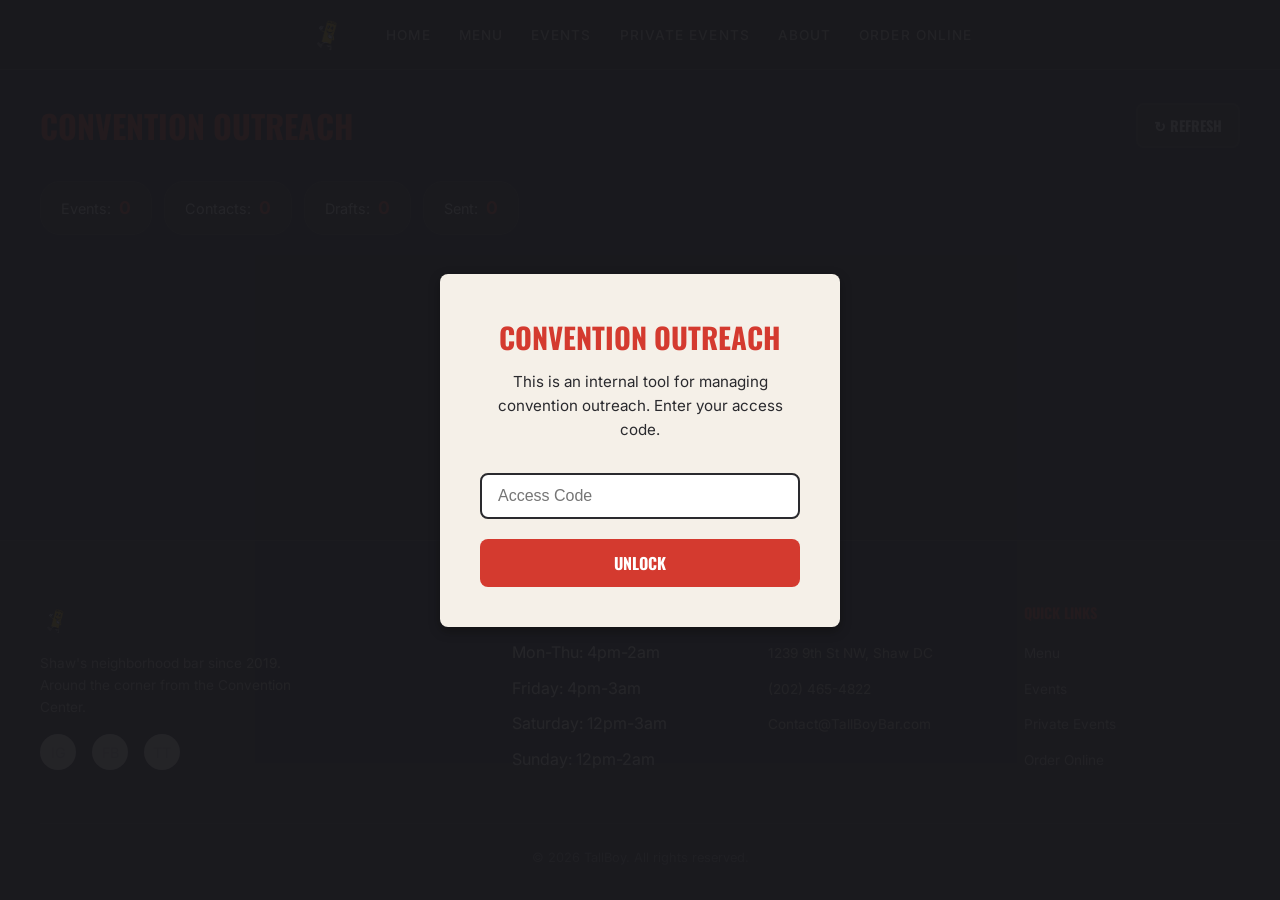
<file: outreach.html>
<!DOCTYPE html>
<html lang="en">
<head>
  <meta charset="UTF-8">
  <meta name="viewport" content="width=device-width, initial-scale=1.0">
  <title>Convention Outreach - TallBoy</title>
  <link rel="preconnect" href="https://fonts.googleapis.com">
  <link rel="preconnect" href="https://fonts.gstatic.com" crossorigin>
  <link href="https://fonts.googleapis.com/css2?family=Oswald:wght@400;700&family=Inter:wght@400;500;600&display=swap" rel="stylesheet">
  <link rel="stylesheet" href="styles.css">
  <style>
    :root {
      --bg-primary: #1a1a1e;
      --bg-secondary: #222226;
      --bg-card: #f5f0e8;
      --text-primary: #f5f5f0;
      --text-on-card: #2a2a2e;
      --red: #d43a2f;
      --blue: #3a7bd5;
      --gold: #d4a437;
      --green: #27ae60;
      --border-radius: 8px;
    }

    body {
      background-color: var(--bg-primary);
      color: var(--text-primary);
      font-family: 'Inter', sans-serif;
      margin: 0;
      padding: 0;
      min-height: 100vh;
      display: flex;
      flex-direction: column;
    }

    main {
      flex: 1;
      padding: 100px 20px 40px;
    }

    .container {
      max-width: 1200px;
      margin: 0 auto;
      padding: 0;
      width: 100%;
    }

    /* Password Gate */
    .password-gate {
      display: flex;
      align-items: center;
      justify-content: center;
      width: 100%;
      min-height: 100vh;
      position: fixed;
      top: 0;
      left: 0;
      background-color: rgba(26, 26, 30, 0.95);
      z-index: 1000;
    }

    .password-gate.hidden {
      display: none;
    }

    .password-card {
      background-color: var(--bg-card);
      color: var(--text-on-card);
      padding: 40px;
      border-radius: var(--border-radius);
      max-width: 400px;
      width: 100%;
      box-shadow: 0 4px 12px rgba(0, 0, 0, 0.3);
      text-align: center;
    }

    .password-card h1 {
      font-family: 'Oswald', sans-serif;
      font-size: 1.8rem;
      font-weight: 700;
      text-transform: uppercase;
      margin: 0 0 10px 0;
      color: var(--red);
    }

    .password-card p {
      margin: 0 0 30px 0;
      font-size: 0.95rem;
      color: var(--text-on-card);
    }

    .password-input-group {
      margin-bottom: 20px;
    }

    .password-input-group input {
      width: 100%;
      padding: 12px 16px;
      font-size: 1rem;
      border: 2px solid var(--text-on-card);
      border-radius: var(--border-radius);
      background-color: white;
      color: var(--text-on-card);
      box-sizing: border-box;
      transition: border-color 0.2s;
    }

    .password-input-group input:focus {
      outline: none;
      border-color: var(--blue);
    }

    .password-submit {
      width: 100%;
      padding: 12px 20px;
      background-color: var(--red);
      color: white;
      border: none;
      border-radius: var(--border-radius);
      font-family: 'Oswald', sans-serif;
      font-size: 1rem;
      font-weight: 700;
      text-transform: uppercase;
      cursor: pointer;
      transition: background-color 0.2s;
    }

    .password-submit:hover {
      background-color: #b83229;
    }

    .password-error {
      color: var(--red);
      font-size: 0.9rem;
      margin-top: 10px;
      display: none;
    }

    .password-error.show {
      display: block;
    }

    /* Dashboard Styles */
    .dashboard-header {
      display: flex;
      justify-content: space-between;
      align-items: center;
      margin-bottom: 30px;
      gap: 20px;
      flex-wrap: wrap;
    }

    .dashboard-header h1 {
      font-family: 'Oswald', sans-serif;
      font-size: 2rem;
      font-weight: 700;
      text-transform: uppercase;
      margin: 0;
      color: var(--red);
    }

    .dashboard-controls {
      display: flex;
      gap: 10px;
      flex-wrap: wrap;
    }

    .btn-icon {
      padding: 10px 16px;
      background-color: var(--bg-secondary);
      color: var(--text-primary);
      border: 2px solid var(--border);
      border-radius: var(--border-radius);
      font-family: 'Oswald', sans-serif;
      font-size: 0.9rem;
      font-weight: 700;
      text-transform: uppercase;
      cursor: pointer;
      transition: all 0.2s;
    }

    .btn-icon:hover {
      background-color: var(--bg-primary);
      border-color: var(--blue);
    }

    .btn-primary {
      background-color: var(--red);
      color: white;
      border-color: var(--red);
    }

    .btn-primary:hover {
      background-color: #b83229;
      border-color: #b83229;
    }

    .stat-pills {
      display: flex;
      gap: 12px;
      flex-wrap: wrap;
      margin-bottom: 30px;
    }

    .stat-pill {
      background-color: var(--bg-secondary);
      border: 1px solid var(--border);
      padding: 12px 20px;
      border-radius: 20px;
      font-size: 0.9rem;
      display: flex;
      align-items: center;
      gap: 8px;
    }

    .stat-pill strong {
      color: var(--red);
      font-size: 1.1rem;
    }

    /* View Containers */
    .view {
      display: none;
    }

    .view.active {
      display: block;
    }

    /* Event List View */
    .event-list {
      display: grid;
      gap: 20px;
    }

    .month-header {
      font-family: 'Oswald', sans-serif;
      font-size: 1.3rem;
      font-weight: 700;
      text-transform: uppercase;
      color: var(--gold);
      margin-top: 30px;
      margin-bottom: 15px;
      padding-bottom: 10px;
      border-bottom: 2px solid var(--border);
    }

    .month-header:first-child {
      margin-top: 0;
    }

    .event-card {
      background-color: var(--bg-secondary);
      border: 2px solid var(--border);
      border-radius: var(--border-radius);
      padding: 20px;
      cursor: pointer;
      transition: all 0.2s;
      display: grid;
      grid-template-columns: 1fr auto;
      gap: 20px;
      align-items: start;
    }

    .event-card:hover {
      border-color: var(--blue);
      background-color: #2a2a2e;
    }

    .event-info h3 {
      margin: 0 0 8px 0;
      font-family: 'Oswald', sans-serif;
      font-size: 1.2rem;
      font-weight: 700;
      color: var(--text-primary);
    }

    .event-dates {
      font-size: 0.9rem;
      color: var(--text-secondary);
      margin-bottom: 10px;
    }

    .event-attendance {
      font-size: 0.9rem;
      color: var(--text-secondary);
    }

    .event-badges {
      display: flex;
      gap: 8px;
      margin-top: 12px;
      flex-wrap: wrap;
    }

    .badge {
      display: inline-block;
      padding: 6px 12px;
      border-radius: 4px;
      font-size: 0.8rem;
      font-weight: 600;
      text-transform: uppercase;
    }

    .badge-research-completed {
      background-color: var(--green);
      color: white;
    }

    .badge-research-pending {
      background-color: #f59e0b;
      color: white;
    }

    .badge-research-in-progress {
      background-color: var(--blue);
      color: white;
    }

    .badge-outreach-draft {
      background-color: #6b7280;
      color: white;
    }

    .badge-outreach-sent {
      background-color: var(--green);
      color: white;
    }

    .event-card-actions {
      display: flex;
      flex-direction: column;
      gap: 8px;
    }

    .btn-view {
      padding: 10px 20px;
      background-color: var(--blue);
      color: white;
      border: none;
      border-radius: var(--border-radius);
      font-family: 'Oswald', sans-serif;
      font-weight: 700;
      text-transform: uppercase;
      cursor: pointer;
      transition: background-color 0.2s;
      white-space: nowrap;
    }

    .btn-view:hover {
      background-color: #2a5fa8;
    }

    /* Event Detail View */
    .event-detail {
      max-width: 900px;
    }

    .detail-header {
      display: flex;
      align-items: center;
      gap: 20px;
      margin-bottom: 40px;
    }

    .back-button {
      width: 40px;
      height: 40px;
      border-radius: 50%;
      background-color: var(--bg-secondary);
      border: 2px solid var(--border);
      cursor: pointer;
      display: flex;
      align-items: center;
      justify-content: center;
      color: var(--text-primary);
      font-size: 1.5rem;
      transition: all 0.2s;
      flex-shrink: 0;
    }

    .back-button:hover {
      background-color: var(--bg-primary);
      border-color: var(--blue);
    }

    .event-title h2 {
      font-family: 'Oswald', sans-serif;
      font-size: 1.8rem;
      font-weight: 700;
      text-transform: uppercase;
      margin: 0 0 10px 0;
      color: var(--red);
    }

    .event-meta {
      display: grid;
      grid-template-columns: repeat(auto-fit, minmax(200px, 1fr));
      gap: 20px;
      margin-top: 20px;
    }

    .meta-item {
      background-color: var(--bg-secondary);
      padding: 15px;
      border-radius: var(--border-radius);
      border: 1px solid var(--border);
    }

    .meta-label {
      font-size: 0.85rem;
      color: var(--text-secondary);
      text-transform: uppercase;
      font-weight: 600;
      margin-bottom: 5px;
    }

    .meta-value {
      font-size: 1rem;
      color: var(--text-primary);
      font-weight: 600;
    }

    /* Section Headers */
    .section-header {
      font-family: 'Oswald', sans-serif;
      font-size: 1.3rem;
      font-weight: 700;
      text-transform: uppercase;
      margin: 40px 0 20px 0;
      color: var(--red);
      padding-bottom: 10px;
      border-bottom: 2px solid var(--border);
    }

    /* Contacts Section */
    .contacts-list {
      display: grid;
      gap: 15px;
    }

    .company-group {
      background-color: var(--bg-secondary);
      border-radius: var(--border-radius);
      overflow: hidden;
      border: 1px solid var(--border);
    }

    .company-header {
      background-color: #2a2a2e;
      padding: 15px 20px;
      border-bottom: 1px solid var(--border);
      font-weight: 600;
      color: var(--gold);
    }

    .contacts-in-group {
      display: grid;
      gap: 0;
    }

    .contact-item {
      padding: 15px 20px;
      border-bottom: 1px solid var(--border);
      display: grid;
      grid-template-columns: 1fr auto;
      gap: 20px;
      align-items: center;
    }

    .contact-item:last-child {
      border-bottom: none;
    }

    .contact-info {
      display: flex;
      flex-direction: column;
      gap: 5px;
    }

    .contact-name {
      font-weight: 600;
      color: var(--text-primary);
    }

    .contact-title {
      font-size: 0.9rem;
      color: var(--text-secondary);
    }

    .contact-relevance {
      display: inline-block;
      padding: 4px 10px;
      border-radius: 4px;
      font-size: 0.8rem;
      font-weight: 600;
      width: fit-content;
    }

    .relevance-90 {
      background-color: #fee2e2;
      color: var(--red);
    }

    .relevance-80 {
      background-color: #dbeafe;
      color: var(--blue);
    }

    .relevance-70 {
      background-color: #fef3c7;
      color: var(--gold);
    }

    .relevance-default {
      background-color: #d1d5db;
      color: #4b5563;
    }

    .contact-channels {
      display: flex;
      gap: 10px;
      flex-wrap: wrap;
      justify-content: flex-end;
    }

    .channel-btn {
      width: 36px;
      height: 36px;
      border-radius: 50%;
      background-color: var(--bg-card);
      color: var(--text-on-card);
      border: 2px solid var(--border);
      display: flex;
      align-items: center;
      justify-content: center;
      cursor: pointer;
      font-size: 0.9rem;
      transition: all 0.2s;
      text-decoration: none;
    }

    .channel-btn:hover {
      background-color: var(--blue);
      border-color: var(--blue);
      color: white;
    }

    /* Outreach Drafts Section */
    .drafts-list {
      display: grid;
      gap: 20px;
    }

    .draft-card {
      background-color: var(--bg-secondary);
      border: 2px solid var(--border);
      border-radius: var(--border-radius);
      padding: 20px;
      overflow: hidden;
    }

    .draft-header {
      display: flex;
      justify-content: space-between;
      align-items: start;
      gap: 15px;
      margin-bottom: 15px;
      flex-wrap: wrap;
    }

    .draft-company {
      font-family: 'Oswald', sans-serif;
      font-size: 1.1rem;
      font-weight: 700;
      color: var(--text-primary);
      text-transform: uppercase;
    }

    .draft-badges {
      display: flex;
      gap: 8px;
      flex-wrap: wrap;
    }

    .draft-subject {
      font-size: 0.95rem;
      color: var(--text-secondary);
      margin-bottom: 15px;
      font-weight: 500;
    }

    .draft-body {
      background-color: var(--bg-primary);
      border-left: 4px solid var(--blue);
      padding: 15px;
      border-radius: 4px;
      font-size: 0.9rem;
      line-height: 1.6;
      color: var(--text-primary);
      margin-bottom: 15px;
      white-space: pre-wrap;
      word-wrap: break-word;
      max-height: 300px;
      overflow-y: auto;
    }

    .draft-actions {
      display: flex;
      gap: 10px;
      flex-wrap: wrap;
    }

    .btn-approve {
      padding: 10px 16px;
      background-color: var(--green);
      color: white;
      border: none;
      border-radius: var(--border-radius);
      font-family: 'Oswald', sans-serif;
      font-weight: 700;
      text-transform: uppercase;
      cursor: pointer;
      transition: background-color 0.2s;
      font-size: 0.85rem;
    }

    .btn-approve:hover {
      background-color: #1e7f45;
    }

    .btn-approve:disabled {
      background-color: #888;
      cursor: not-allowed;
    }

    .btn-generate {
      padding: 10px 16px;
      background-color: var(--blue);
      color: white;
      border: none;
      border-radius: var(--border-radius);
      font-family: 'Oswald', sans-serif;
      font-weight: 700;
      text-transform: uppercase;
      cursor: pointer;
      transition: background-color 0.2s;
      font-size: 0.85rem;
    }

    .btn-generate:hover {
      background-color: #2a5fa8;
    }

    /* Loading Spinner */
    .spinner {
      display: inline-block;
      width: 20px;
      height: 20px;
      border: 3px solid rgba(255, 255, 255, 0.3);
      border-radius: 50%;
      border-top-color: white;
      animation: spin 1s ease-in-out infinite;
    }

    @keyframes spin {
      to { transform: rotate(360deg); }
    }

    /* Toast Notifications */
    .toast {
      position: fixed;
      bottom: 20px;
      right: 20px;
      background-color: #333;
      color: white;
      padding: 16px 24px;
      border-radius: var(--border-radius);
      display: none;
      z-index: 2000;
      animation: slideIn 0.3s ease-out;
      max-width: 400px;
    }

    .toast.show {
      display: block;
    }

    .toast.success {
      background-color: var(--green);
    }

    .toast.error {
      background-color: var(--red);
    }

    @keyframes slideIn {
      from {
        transform: translateX(400px);
        opacity: 0;
      }
      to {
        transform: translateX(0);
        opacity: 1;
      }
    }

    /* Empty State */
    .empty-state {
      text-align: center;
      padding: 60px 20px;
      color: var(--text-secondary);
    }

    .empty-state h3 {
      font-family: 'Oswald', sans-serif;
      font-size: 1.2rem;
      margin-bottom: 10px;
      color: var(--text-primary);
    }

    /* Responsive */
    @media (max-width: 768px) {
      main {
        padding: 80px 16px 30px;
      }

      .dashboard-header {
        flex-direction: column;
        align-items: flex-start;
      }

      .dashboard-header h1 {
        font-size: 1.5rem;
      }

      .event-card {
        grid-template-columns: 1fr;
      }

      .event-card-actions {
        flex-direction: row;
      }

      .detail-header {
        flex-direction: column;
        align-items: flex-start;
      }

      .contact-channels {
        justify-content: flex-start;
      }

      .draft-header {
        flex-direction: column;
      }

      .draft-actions {
        gap: 8px;
      }

      .btn-icon,
      .btn-view,
      .btn-approve,
      .btn-generate {
        font-size: 0.8rem;
        padding: 8px 12px;
      }

      .stat-pill {
        font-size: 0.85rem;
        padding: 10px 16px;
      }
    }
  </style>
</head>
<body>

  <!-- Navigation -->
  <nav class="nav">
    <div class="nav-inner">
      <a href="index.html"><img src="assets/images/tallboy-logo.png" alt="TallBoy" class="nav-logo" onerror="this.outerHTML='<span style=&quot;font-family:Oswald;font-size:1.5rem;font-weight:700;color:#d43a2f;&quot;>TALLBOY</span>'"></a>
      <ul class="nav-links">
        <li><a href="index.html">Home</a></li>
        <li><a href="menu.html">Menu</a></li>
        <li><a href="events.html">Events</a></li>
        <li><a href="private-events.html">Private Events</a></li>
        <li><a href="about.html">About</a></li>
        <li><a href="https://order.toasttab.com/online/tall-boy" target="_blank" rel="noopener">Order Online</a></li>
      </ul>
      <button class="nav-toggle" onclick="toggleNav()" aria-label="Toggle navigation"><span></span><span></span><span></span></button>
    </div>
  </nav>

  <!-- Password Gate -->
  <div class="password-gate" id="passwordGate">
    <div class="password-card">
      <h1>Convention Outreach</h1>
      <p>This is an internal tool for managing convention outreach. Enter your access code.</p>
      <div class="password-input-group">
        <input type="password" id="passwordInput" placeholder="Access Code" autocomplete="off">
      </div>
      <button class="password-submit" onclick="checkPassword()">Unlock</button>
      <div class="password-error" id="passwordError">Incorrect code. Try again.</div>
    </div>
  </div>

  <!-- Main Dashboard -->
  <main>
    <div class="container">

      <!-- Dashboard Header -->
      <div class="dashboard-header">
        <h1>Convention Outreach</h1>
        <div class="dashboard-controls">
          <button class="btn-icon" onclick="refreshData()">↻ Refresh</button>
        </div>
      </div>

      <!-- Stats Pills -->
      <div class="stat-pills">
        <div class="stat-pill">
          <span>Events:</span>
          <strong id="statEvents">0</strong>
        </div>
        <div class="stat-pill">
          <span>Contacts:</span>
          <strong id="statContacts">0</strong>
        </div>
        <div class="stat-pill">
          <span>Drafts:</span>
          <strong id="statDrafts">0</strong>
        </div>
        <div class="stat-pill">
          <span>Sent:</span>
          <strong id="statSent">0</strong>
        </div>
      </div>

      <!-- VIEW 1: Event List -->
      <div class="view active" id="viewEventList">
        <div id="eventListContainer"></div>
      </div>

      <!-- VIEW 2: Event Detail -->
      <div class="view" id="viewEventDetail">
        <div class="event-detail" id="eventDetailContainer"></div>
      </div>

    </div>
  </main>

  <!-- Footer -->
  <footer class="footer">
    <div class="container">
      <div class="footer-grid">
        <div class="footer-brand">
          <img src="assets/images/tallboy-logo.png" alt="TallBoy" style="height: 40px;" onerror="this.outerHTML='<span style=&quot;font-family:Oswald;font-size:1.5rem;font-weight:700;color:#d43a2f;&quot;>TALLBOY</span>'">
          <p>Shaw's neighborhood bar since 2019. Around the corner from the Convention Center.</p>
          <div class="footer-social">
            <a href="https://www.instagram.com/tallboybar/" target="_blank" rel="noopener">IG</a>
            <a href="https://www.facebook.com/tallboybar/" target="_blank" rel="noopener">FB</a>
            <a href="https://www.tiktok.com/@tallboybar" target="_blank" rel="noopener">TT</a>
          </div>
        </div>
        <div><h4>Hours</h4><ul class="footer-links"><li>Mon-Thu: 4pm-2am</li><li>Friday: 4pm-3am</li><li>Saturday: 12pm-3am</li><li>Sunday: 12pm-2am</li></ul></div>
        <div><h4>Visit</h4><ul class="footer-links"><li><a href="https://maps.google.com/?q=1239+9th+St+NW+Washington+DC" target="_blank" rel="noopener">1239 9th St NW, Shaw DC</a></li><li><a href="tel:2024654822">(202) 465-4822</a></li><li><a href="mailto:Contact@TallBoyBar.com">Contact@TallBoyBar.com</a></li></ul></div>
        <div><h4>Quick Links</h4><ul class="footer-links"><li><a href="menu.html">Menu</a></li><li><a href="events.html">Events</a></li><li><a href="private-events.html">Private Events</a></li><li><a href="https://order.toasttab.com/online/tall-boy" target="_blank" rel="noopener">Order Online</a></li></ul></div>
      </div>
      <div class="footer-bottom">&copy; 2026 TallBoy. All rights reserved.</div>
    </div>
  </footer>

  <!-- Toast Notification -->
  <div class="toast" id="toast"></div>

  <script src="site.js"></script>
  <script>
    // TALLBOY_API already defined in site.js
    var PASSWORD = '1239';
    let currentView = 'eventList';
    let eventsData = [];
    let contactsData = {};
    let outerageData = {};

    // ═══════════════════════════════════════════════════════════
    // PASSWORD GATE
    // ═══════════════════════════════════════════════════════════

    function checkPassword() {
      const input = document.getElementById('passwordInput');
      const error = document.getElementById('passwordError');

      if (input.value === PASSWORD) {
        sessionStorage.setItem('outreachAccess', 'true');
        document.getElementById('passwordGate').classList.add('hidden');
        loadData();
      } else {
        error.classList.add('show');
        input.value = '';
        setTimeout(() => {
          error.classList.remove('show');
        }, 3000);
      }
    }

    function initPasswordGate() {
      if (sessionStorage.getItem('outreachAccess') === 'true') {
        document.getElementById('passwordGate').classList.add('hidden');
      } else {
        document.getElementById('passwordGate').classList.remove('hidden');
      }

      // Allow Enter key to submit password
      document.getElementById('passwordInput').addEventListener('keypress', (e) => {
        if (e.key === 'Enter') checkPassword();
      });
    }

    // ═══════════════════════════════════════════════════════════
    // DATA LOADING
    // ═══════════════════════════════════════════════════════════

    async function loadData() {
      try {
        showToast('Loading convention data...', 'info');

        // Fetch conventions
        const conventionsRes = await fetch(`${TALLBOY_API}/api/conventions?days_ahead=120`);
        if (!conventionsRes.ok) throw new Error(`HTTP ${conventionsRes.status}`);
        eventsData = await conventionsRes.json();

        // Fetch outreach drafts
        const outreachRes = await fetch(`${TALLBOY_API}/api/conventions/outreach`);
        if (outreachRes.ok) {
          outerageData = await outreachRes.json();
        }

        // Fetch contacts for each event
        for (const event of eventsData) {
          const contactsRes = await fetch(`${TALLBOY_API}/api/conventions/${event.id}/contacts`);
          if (contactsRes.ok) {
            contactsData[event.id] = await contactsRes.json();
          }
        }

        updateStats();
        renderEventList();
        showToast('Data loaded successfully', 'success');
      } catch (err) {
        console.error('Load error:', err);
        showToast(`Error: ${err.message}`, 'error');
      }
    }

    async function refreshData() {
      document.querySelectorAll('.btn-icon')[0].disabled = true;
      await loadData();
      document.querySelectorAll('.btn-icon')[0].disabled = false;
    }

    // ═══════════════════════════════════════════════════════════
    // STATS
    // ═══════════════════════════════════════════════════════════

    function updateStats() {
      const totalEvents = eventsData.length;
      const totalContacts = Object.values(contactsData).reduce((sum, arr) => sum + (Array.isArray(arr) ? arr.length : 0), 0);
      const allDrafts = Array.isArray(outerageData) ? outerageData : [];
      const totalDrafts = allDrafts.filter(d => d.status === 'draft').length;
      const totalSent = allDrafts.filter(d => d.status === 'sent').length;

      document.getElementById('statEvents').textContent = totalEvents;
      document.getElementById('statContacts').textContent = totalContacts;
      document.getElementById('statDrafts').textContent = totalDrafts;
      document.getElementById('statSent').textContent = totalSent;
    }

    // ═══════════════════════════════════════════════════════════
    // VIEW 1: EVENT LIST
    // ═══════════════════════════════════════════════════════════

    function renderEventList() {
      const container = document.getElementById('eventListContainer');

      if (eventsData.length === 0) {
        container.innerHTML = '<div class="empty-state"><h3>No events found</h3><p>Check back later for upcoming conventions.</p></div>';
        return;
      }

      // Group by month
      const grouped = {};
      eventsData.forEach(event => {
        const date = new Date(event.start_date);
        const monthKey = date.toLocaleString('en-US', { month: 'long', year: 'numeric' });
        if (!grouped[monthKey]) grouped[monthKey] = [];
        grouped[monthKey].push(event);
      });

      let html = '';
      Object.entries(grouped).forEach(([month, events]) => {
        html += `<div class="month-header">${month}</div>`;
        events.forEach(event => {
          const research = getResearchStatus(event);
          const outreach = getOutreachStatus(event);

          html += `
            <div class="event-card" onclick="viewEventDetail('${event.id}')">
              <div class="event-info">
                <h3>${escapeHtml(event.name)}</h3>
                <div class="event-dates">${formatDateRange(event.start_date, event.end_date)}</div>
                <div class="event-attendance">Expected: ~${event.expected_attendance} people</div>
                <div class="event-badges">
                  <span class="badge badge-research-${research.status}">${research.label}</span>
                  <span class="badge badge-outreach-${outreach.status}">${outreach.label}</span>
                </div>
              </div>
              <div class="event-card-actions">
                <button class="btn-view" onclick="event.stopPropagation(); viewEventDetail('${event.id}')">View Details</button>
              </div>
            </div>
          `;
        });
      });

      container.innerHTML = html;
    }

    function getResearchStatus(event) {
      const eventContacts = contactsData[event.id];
      const count = Array.isArray(eventContacts) ? eventContacts.length : 0;

      if (count === 0) return { status: 'pending', label: 'Research Pending' };
      if (count < 10) return { status: 'in_progress', label: 'In Progress' };
      return { status: 'completed', label: 'Research Done' };
    }

    function getOutreachStatus(event) {
      const drafts = Array.isArray(outerageData) ? outerageData.filter(d => d.event_id === event.id) : [];
      const sentCount = drafts.filter(d => d.status === 'sent').length;

      if (sentCount > 0) return { status: 'sent', label: `Sent (${sentCount})` };
      if (drafts.length > 0) return { status: 'draft', label: `Draft (${drafts.length})` };
      return { status: 'draft', label: 'No Outreach' };
    }

    // ═══════════════════════════════════════════════════════════
    // VIEW 2: EVENT DETAIL
    // ═══════════════════════════════════════════════════════════

    function viewEventDetail(eventId) {
      const event = eventsData.find(e => e.id === eventId);
      if (!event) return;

      renderEventDetail(event);
      switchView('eventDetail');
      window.scrollTo(0, 0);
    }

    function renderEventDetail(event) {
      const container = document.getElementById('eventDetailContainer');
      const contacts = contactsData[event.id] || [];
      const eventDrafts = Array.isArray(outerageData) ? outerageData.filter(d => d.event_id === event.id) : [];

      // Group contacts by company
      const contactsByCompany = {};
      contacts.forEach(contact => {
        const company = contact.company || 'Unknown Company';
        if (!contactsByCompany[company]) contactsByCompany[company] = [];
        // Deduplicate by name
        const exists = contactsByCompany[company].some(c => c.contact_name === contact.contact_name);
        if (!exists) contactsByCompany[company].push(contact);
      });

      let contactsHtml = '';
      if (Object.keys(contactsByCompany).length === 0) {
        contactsHtml = '<div class="empty-state"><p>No contacts found yet. Research in progress.</p></div>';
      } else {
        Object.entries(contactsByCompany).forEach(([company, companyContacts]) => {
          contactsHtml += `
            <div class="company-group">
              <div class="company-header">${escapeHtml(company)}</div>
              <div class="contacts-in-group">
                ${companyContacts.map(contact => renderContactItem(contact)).join('')}
              </div>
            </div>
          `;
        });
      }

      let draftsHtml = '';
      if (eventDrafts.length === 0) {
        draftsHtml = '<div class="empty-state"><p>No outreach drafts yet. Generate some to get started.</p></div>';
        draftsHtml += `<button class="btn-generate" onclick="generateDrafts('${event.id}')">Generate Outreach Drafts</button>`;
      } else {
        draftsHtml = eventDrafts.map(draft => renderDraftCard(draft)).join('');
      }

      container.innerHTML = `
        <div class="detail-header">
          <button class="back-button" onclick="backToList()">←</button>
          <div class="event-title">
            <h2>${escapeHtml(event.name)}</h2>
          </div>
        </div>

        <div class="event-meta">
          <div class="meta-item">
            <div class="meta-label">Dates</div>
            <div class="meta-value">${formatDateRange(event.start_date, event.end_date)}</div>
          </div>
          <div class="meta-item">
            <div class="meta-label">Expected Attendance</div>
            <div class="meta-value">~${event.expected_attendance} people</div>
          </div>
          <div class="meta-item">
            <div class="meta-label">Venue</div>
            <div class="meta-value">${escapeHtml(event.venue || 'TBD')}</div>
          </div>
        </div>

        <h3 class="section-header">Contacts</h3>
        <div class="contacts-list">${contactsHtml}</div>

        <h3 class="section-header">Outreach</h3>
        <div class="drafts-list">${draftsHtml}</div>
      `;
    }

    function renderContactItem(contact) {
      const relevance = contact.relevance_score || 0;
      let relevanceClass = 'relevance-default';
      if (relevance >= 90) relevanceClass = 'relevance-90';
      else if (relevance >= 80) relevanceClass = 'relevance-80';
      else if (relevance >= 70) relevanceClass = 'relevance-70';

      const channels = [];
      if (contact.email) channels.push(`<a href="mailto:${encodeURIComponent(contact.email)}" class="channel-btn" title="Email">✉</a>`);
      if (contact.linkedin) channels.push(`<a href="${contact.linkedin}" target="_blank" rel="noopener" class="channel-btn" title="LinkedIn">in</a>`);
      if (contact.instagram) channels.push(`<a href="https://instagram.com/${contact.instagram}" target="_blank" rel="noopener" class="channel-btn" title="Instagram">📷</a>`);
      if (contact.twitter) channels.push(`<a href="https://twitter.com/${contact.twitter}" target="_blank" rel="noopener" class="channel-btn" title="Twitter">𝕏</a>`);

      return `
        <div class="contact-item">
          <div class="contact-info">
            <div class="contact-name">${escapeHtml(contact.contact_name || 'Unknown')}</div>
            <div class="contact-title">${escapeHtml(contact.title || 'Unknown Title')}</div>
            ${contact.email ? `<div class="contact-title">${escapeHtml(contact.email)}</div>` : ''}
          </div>
          <div>
            <div style="display: flex; gap: 10px; align-items: center; justify-content: flex-end; flex-wrap: wrap;">
              ${relevance > 0 ? `<span class="contact-relevance ${relevanceClass}">Score: ${relevance}</span>` : ''}
              <div class="contact-channels">${channels.join('')}</div>
            </div>
          </div>
        </div>
      `;
    }

    function renderDraftCard(draft) {
      const isDraft = draft.status === 'draft';
      const statusClass = isDraft ? 'badge-outreach-draft' : 'badge-outreach-sent';
      const statusLabel = isDraft ? 'Draft' : `Sent ${draft.sent_date ? `(${draft.sent_date})` : ''}`;

      return `
        <div class="draft-card">
          <div class="draft-header">
            <div>
              <div class="draft-company">${escapeHtml(draft.company || 'Unknown Company')}</div>
              <div class="draft-subject">To: ${escapeHtml(draft.recipient_email || 'unknown@example.com')}</div>
            </div>
            <div class="draft-badges">
              <span class="badge ${statusClass}">${statusLabel}</span>
              <span class="badge badge-outreach-draft">${draft.outreach_type}</span>
            </div>
          </div>

          <div class="draft-body">${escapeHtml(draft.email_body || 'No body')}</div>

          <div class="draft-actions">
            ${isDraft ? `<button class="btn-approve" onclick="approveDraft('${draft.id}')">Approve & Send</button>` : ''}
          </div>
        </div>
      `;
    }

    // ═══════════════════════════════════════════════════════════
    // OUTREACH ACTIONS
    // ═══════════════════════════════════════════════════════════

    async function approveDraft(draftId) {
      const btn = event.target;
      btn.disabled = true;
      btn.innerHTML = '<span class="spinner"></span> Sending...';

      try {
        // Step 1: Approve
        const approveRes = await fetch(`${TALLBOY_API}/api/conventions/outreach/${draftId}/approve`, {
          method: 'POST'
        });
        if (!approveRes.ok) throw new Error(`Approve failed: ${approveRes.status}`);

        // Step 2: Choose (Elliot's selection)
        const chooseRes = await fetch(`${TALLBOY_API}/api/conventions/outreach/${draftId}/choose`, {
          method: 'POST'
        });
        if (!chooseRes.ok) throw new Error(`Choose failed: ${chooseRes.status}`);

        // Step 3: Send
        const sendRes = await fetch(`${TALLBOY_API}/api/conventions/outreach/${draftId}/send`, {
          method: 'POST'
        });
        if (!sendRes.ok) throw new Error(`Send failed: ${sendRes.status}`);

        // Update draft status in local data
        const draft = Array.isArray(outerageData) ? outerageData.find(d => d.id === draftId) : null;
        if (draft) {
          draft.status = 'sent';
          draft.sent_date = new Date().toISOString().split('T')[0];
        }

        showToast('Outreach sent successfully!', 'success');
        updateStats();

        // Re-render current detail view
        const currentEvent = eventsData.find(e => e.id === draft?.event_id);
        if (currentEvent) renderEventDetail(currentEvent);
      } catch (err) {
        console.error('Send error:', err);
        showToast(`Error: ${err.message}`, 'error');
        btn.disabled = false;
        btn.innerHTML = 'Approve & Send';
      }
    }

    async function generateDrafts(eventId) {
      const btn = event.target;
      btn.disabled = true;
      btn.innerHTML = '<span class="spinner"></span> Generating...';

      try {
        const res = await fetch(`${TALLBOY_API}/api/conventions/${eventId}/outreach`, {
          method: 'POST',
          headers: { 'Content-Type': 'application/json' },
          body: JSON.stringify({ outreach_type: 'group_dinner' })
        });

        if (!res.ok) throw new Error(`HTTP ${res.status}`);

        const newDrafts = await res.json();
        if (Array.isArray(newDrafts)) {
          outerageData = Array.isArray(outerageData) ? [...outerageData, ...newDrafts] : newDrafts;
        }

        showToast('Drafts generated successfully!', 'success');
        updateStats();

        const event = eventsData.find(e => e.id === eventId);
        if (event) renderEventDetail(event);
      } catch (err) {
        console.error('Generate error:', err);
        showToast(`Error: ${err.message}`, 'error');
        btn.disabled = false;
        btn.innerHTML = 'Generate Outreach Drafts';
      }
    }

    // ═══════════════════════════════════════════════════════════
    // VIEW SWITCHING
    // ═══════════════════════════════════════════════════════════

    function switchView(view) {
      document.querySelectorAll('.view').forEach(v => v.classList.remove('active'));
      document.getElementById(`view${capitalize(view)}`).classList.add('active');
      currentView = view;
    }

    function backToList() {
      switchView('eventList');
      window.scrollTo(0, 0);
    }

    // ═══════════════════════════════════════════════════════════
    // UTILITIES
    // ═══════════════════════════════════════════════════════════

    function formatDateRange(start, end) {
      const s = new Date(start);
      const e = new Date(end);
      const sMonth = s.toLocaleString('en-US', { month: 'short' });
      const sDay = s.getDate();
      const eMonth = e.toLocaleString('en-US', { month: 'short' });
      const eDay = e.getDate();

      if (sMonth === eMonth) {
        return `${sMonth} ${sDay}–${eDay}`;
      }
      return `${sMonth} ${sDay} – ${eMonth} ${eDay}`;
    }

    function escapeHtml(text) {
      const div = document.createElement('div');
      div.textContent = text;
      return div.innerHTML;
    }

    function capitalize(str) {
      return str.charAt(0).toUpperCase() + str.slice(1);
    }

    function showToast(message, type = 'info') {
      const toast = document.getElementById('toast');
      toast.textContent = message;
      toast.className = `toast show ${type}`;
      setTimeout(() => {
        toast.classList.remove('show');
      }, 4000);
    }

    // ═══════════════════════════════════════════════════════════
    // INIT
    // ═══════════════════════════════════════════════════════════

    window.addEventListener('DOMContentLoaded', initPasswordGate);
  </script>

</body>
</html>
</file>
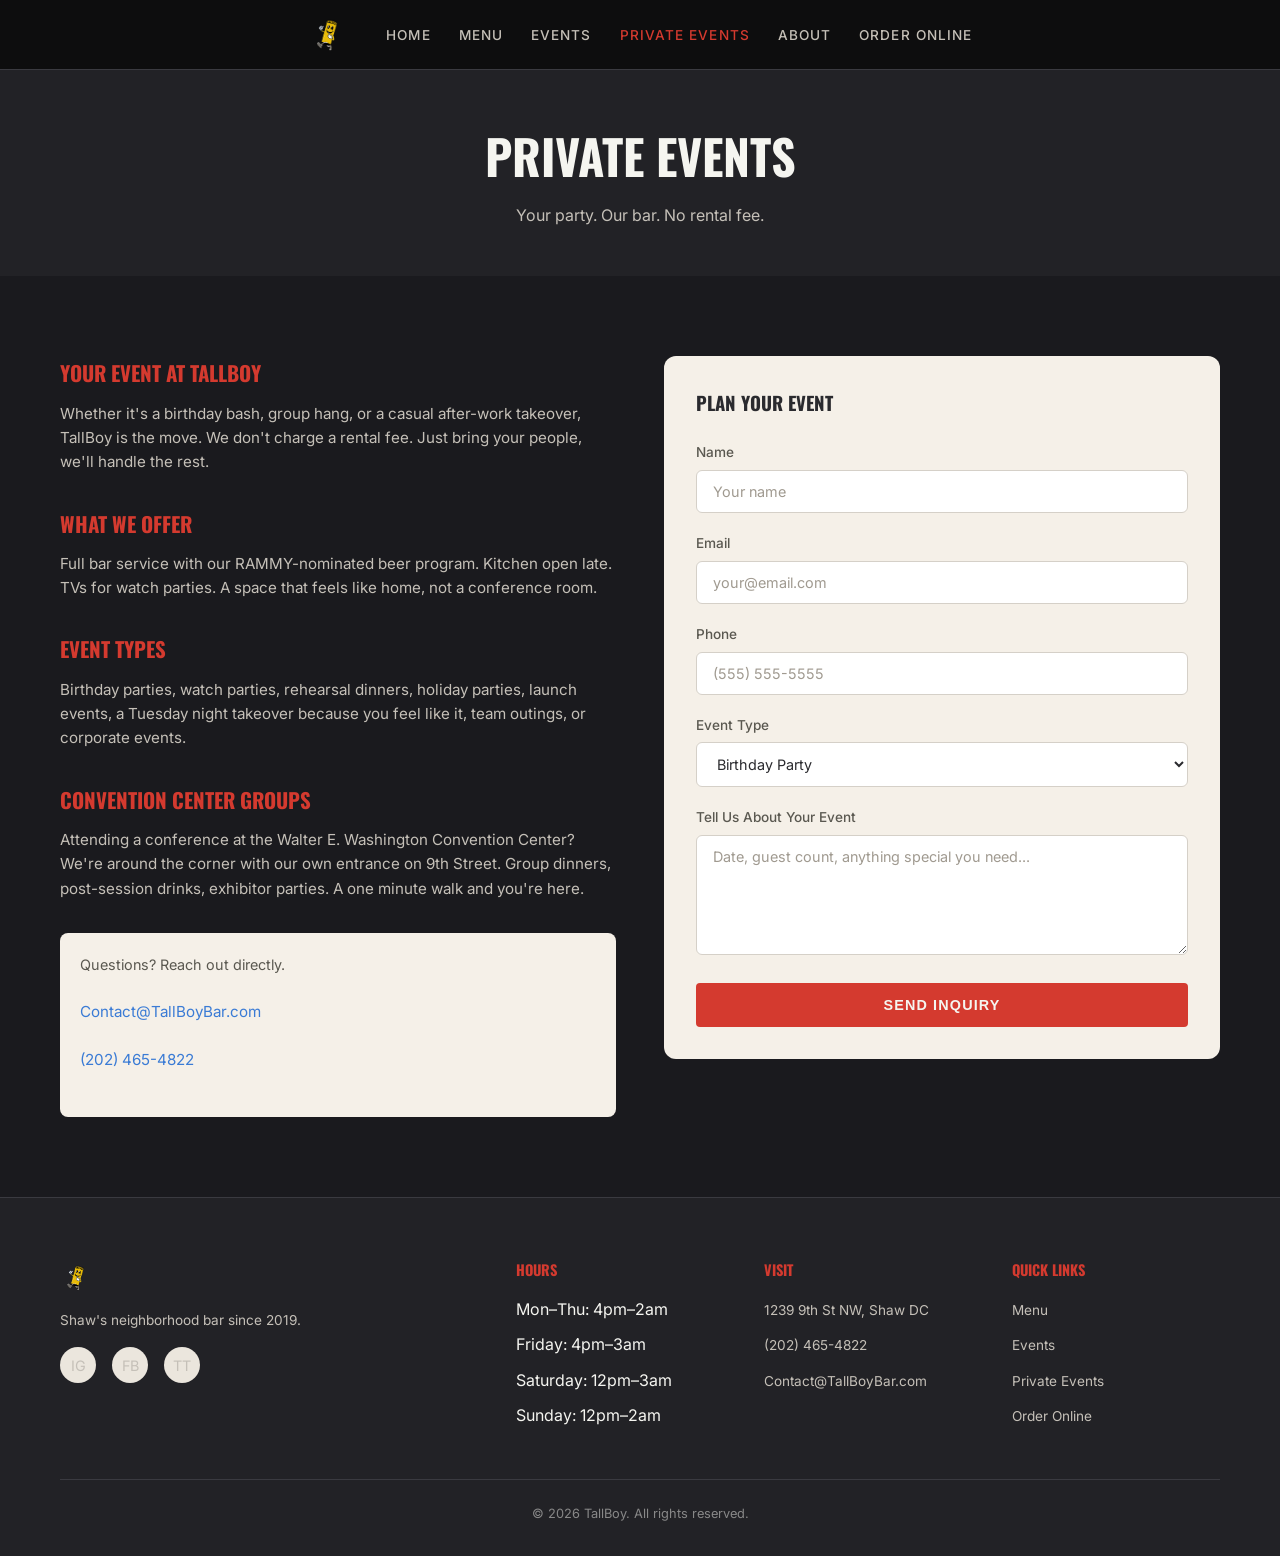
<file: private-events.html>
<!DOCTYPE html>
<html lang="en">
<head>
  <meta charset="UTF-8">
  <meta name="viewport" content="width=device-width, initial-scale=1.0">
  <title>Private Events — TallBoy | Shaw DC</title>
  <meta name="description" content="Host your next event at TallBoy in Shaw, DC. Birthday parties, corporate events, group drinks, watch parties. No rental fee. Contact us to plan yours.">

  <meta property="og:title" content="Private Events at TallBoy — Shaw DC">
  <meta property="og:description" content="Birthday parties, watch parties, group drinks. No rental fee. Shaw's neighborhood bar.">

  <link rel="preconnect" href="https://fonts.googleapis.com">
  <link rel="preconnect" href="https://fonts.gstatic.com" crossorigin>
  <link href="https://fonts.googleapis.com/css2?family=Inter:wght@400;500;600;700&family=Oswald:wght@400;500;600;700&display=swap" rel="stylesheet">
  <link rel="stylesheet" href="styles.css">
</head>
<body>

  <nav class="nav">
    <div class="nav-inner">
      <a href="index.html"><img src="assets/images/tallboy-logo.png" alt="TallBoy" class="nav-logo" onerror="this.outerHTML='<span style=&quot;font-family:Oswald;font-size:1.5rem;font-weight:700;color:#d43a2f;&quot;>TALLBOY</span>'"></a>
      <ul class="nav-links">
        <li><a href="index.html">Home</a></li>
        <li><a href="menu.html">Menu</a></li>
        <li><a href="events.html">Events</a></li>
        <li><a href="private-events.html">Private Events</a></li>
        <li><a href="about.html">About</a></li>
        <li><a href="https://order.toasttab.com/online/tall-boy" target="_blank" rel="noopener">Order Online</a></li>
      </ul>
      <button class="nav-toggle" onclick="toggleNav()" aria-label="Toggle navigation"><span></span><span></span><span></span></button>
    </div>
  </nav>

  <div class="page-header">
    <div class="container">
      <h1>Private Events</h1>
      <p>Your party. Our bar. No rental fee.</p>
    </div>
  </div>

  <section class="section">
    <div class="container">
      <div class="form-grid">
        <div class="form-info">
          <h3>Your Event at TallBoy</h3>
          <p>Whether it's a birthday bash, group hang, or a casual after-work takeover, TallBoy is the move. We don't charge a rental fee. Just bring your people, we'll handle the rest.</p>

          <h3 style="margin-top: 32px;">What We Offer</h3>
          <p>Full bar service with our RAMMY-nominated beer program. Kitchen open late. TVs for watch parties. A space that feels like home, not a conference room.</p>

          <h3 style="margin-top: 32px;">Event Types</h3>
          <p>Birthday parties, watch parties, rehearsal dinners, holiday parties, launch events, a Tuesday night takeover because you feel like it, team outings, or corporate events.</p>

          <h3 style="margin-top: 32px;">Convention Center Groups</h3>
          <p>Attending a conference at the Walter E. Washington Convention Center? We're around the corner with our own entrance on 9th Street. Group dinners, post-session drinks, exhibitor parties. A one minute walk and you're here.</p>

          <div style="margin-top: 32px; padding: 20px; background: var(--bg-card); border-radius: 8px;">
            <p style="font-size: 0.9rem; color: var(--text-on-card-secondary);">Questions? Reach out directly.</p>
            <p style="margin-top: 8px;"><a href="mailto:Contact@TallBoyBar.com">Contact@TallBoyBar.com</a></p>
            <p><a href="tel:2024654822">(202) 465-4822</a></p>
          </div>
        </div>

        <div>
          <form onsubmit="submitEventForm(event)" style="background: var(--bg-card); padding: 32px; border-radius: 12px; color: var(--text-on-card);">
            <h3 style="font-family: var(--font-display); text-transform: uppercase; margin-bottom: 24px; color: var(--text-on-card);">Plan Your Event</h3>
            <div class="form-group">
              <label for="name">Name</label>
              <input type="text" id="name" name="name" required placeholder="Your name">
            </div>
            <div class="form-group">
              <label for="email">Email</label>
              <input type="email" id="email" name="email" required placeholder="your@email.com">
            </div>
            <div class="form-group">
              <label for="phone">Phone</label>
              <input type="tel" id="phone" name="phone" placeholder="(555) 555-5555">
            </div>
            <div class="form-group">
              <label for="event_type">Event Type</label>
              <select id="event_type" name="event_type">
                <option value="Birthday Party">Birthday Party</option>
                <option value="Watch Party">Watch Party</option>
                <option value="Holiday Party">Holiday Party</option>
                <option value="Convention Group Dinner">Convention Group Dinner</option>
                <option value="Other">Other</option>
                <option value="Team Outing">Team Outing</option>
                <option value="Corporate Outing">Corporate Outing</option>
              </select>
            </div>
            <div class="form-group">
              <label for="message">Tell Us About Your Event</label>
              <textarea id="message" name="message" placeholder="Date, guest count, anything special you need..."></textarea>
            </div>
            <button type="submit" class="btn btn-gold" style="width: 100%;">Send Inquiry</button>
          </form>
        </div>
      </div>
    </div>
  </section>

  <footer class="footer">
    <div class="container">
      <div class="footer-grid">
        <div class="footer-brand">
          <img src="assets/images/tallboy-logo.png" alt="TallBoy" style="height: 40px;" onerror="this.outerHTML='<span style=&quot;font-family:Oswald;font-size:1.5rem;font-weight:700;color:#d43a2f;&quot;>TALLBOY</span>'">
          <p>Shaw's neighborhood bar since 2019.</p>
          <div class="footer-social">
            <a href="https://www.instagram.com/tallboybar/" target="_blank" rel="noopener">IG</a>
            <a href="https://www.facebook.com/tallboybar/" target="_blank" rel="noopener">FB</a>
            <a href="https://www.tiktok.com/@tallboybar" target="_blank" rel="noopener">TT</a>
          </div>
        </div>
        <div><h4>Hours</h4><ul class="footer-links"><li>Mon–Thu: 4pm–2am</li><li>Friday: 4pm–3am</li><li>Saturday: 12pm–3am</li><li>Sunday: 12pm–2am</li></ul></div>
        <div><h4>Visit</h4><ul class="footer-links"><li><a href="https://maps.google.com/?q=1239+9th+St+NW+Washington+DC" target="_blank" rel="noopener">1239 9th St NW, Shaw DC</a></li><li><a href="tel:2024654822">(202) 465-4822</a></li><li><a href="mailto:Contact@TallBoyBar.com">Contact@TallBoyBar.com</a></li></ul></div>
        <div><h4>Quick Links</h4><ul class="footer-links"><li><a href="menu.html">Menu</a></li><li><a href="events.html">Events</a></li><li><a href="private-events.html">Private Events</a></li><li><a href="https://order.toasttab.com/online/tall-boy" target="_blank" rel="noopener">Order Online</a></li></ul></div>
      </div>
      <div class="footer-bottom">&copy; 2026 TallBoy. All rights reserved.</div>
    </div>
  </footer>

  <script src="site.js"></script>
</body>
</html>
</file>
<file: styles.css>
/* ═══════════════════════════════════════════════════════════
   TallBoy Bar — tallboybar.com
   Mobile-first, dark theme, fast loading
   ═══════════════════════════════════════════════════════════ */

:root {
  /* Dark base with warm eggshell cards */
  --bg-primary: #1a1a1e;
  --bg-secondary: #222226;
  --bg-card: #f5f0e8;
  --bg-accent: #ebe6dd;
  /* Text */
  --text-primary: #f5f5f0;
  --text-secondary: #c5c0b8;
  --text-muted: #888;
  /* Card text (dark on light cards) */
  --text-on-card: #2a2a2e;
  --text-on-card-secondary: #5a5850;
  /* Primary accent — red */
  --red: #d43a2f;
  --red-light: #e8524a;
  --red-dark: #b22d23;
  /* Secondary accent — blue */
  --blue: #3a7bd5;
  --blue-light: #5a9ae6;
  --blue-dark: #2a5fa8;
  /* Gold — reserved for awards and credibility badges only */
  --gold: #d4a437;
  --gold-light: #e8c36a;
  --gold-dark: #b8892a;
  --green: #27ae60;
  --border: #3a3a40;
  --font-display: 'Oswald', 'Impact', sans-serif;
  --font-body: 'Inter', -apple-system, BlinkMacSystemFont, 'Segoe UI', sans-serif;
  --max-width: 1200px;
  --nav-height: 70px;
}

* { margin: 0; padding: 0; box-sizing: border-box; }

html {
  scroll-behavior: smooth;
  -webkit-text-size-adjust: 100%;
}

body {
  font-family: var(--font-body);
  background: var(--bg-primary);
  color: var(--text-primary);
  line-height: 1.6;
  overflow-x: hidden;
}

a { color: var(--blue); text-decoration: none; transition: color 0.2s; }
a:hover { color: var(--blue-light); }

img { max-width: 100%; height: auto; display: block; }

.container {
  max-width: var(--max-width);
  margin: 0 auto;
  padding: 0 20px;
}

/* ── Navigation ─────────────────────────────────────────── */

.nav {
  position: fixed;
  top: 0;
  left: 0;
  right: 0;
  height: var(--nav-height);
  background: rgba(13, 13, 13, 0.95);
  backdrop-filter: blur(10px);
  -webkit-backdrop-filter: blur(10px);
  z-index: 1000;
  border-bottom: 1px solid var(--border);
}

.nav-inner {
  max-width: var(--max-width);
  margin: 0 auto;
  padding: 0 20px;
  height: 100%;
  display: flex;
  align-items: center;
  justify-content: center;
  gap: 40px;
}

.nav-logo {
  height: 50px;
  width: auto;
}

.nav-links {
  display: flex;
  gap: 28px;
  list-style: none;
}

.nav-links a {
  color: var(--text-secondary);
  font-size: 0.85rem;
  font-weight: 500;
  text-transform: uppercase;
  letter-spacing: 0.08em;
  transition: color 0.2s;
}

.nav-links a:hover,
.nav-links a.active {
  color: var(--red);
}

.nav-toggle {
  display: none;
  background: none;
  border: none;
  cursor: pointer;
  padding: 8px;
}

.nav-toggle span {
  display: block;
  width: 24px;
  height: 2px;
  background: var(--text-primary);
  margin: 6px 0;
  transition: all 0.3s;
}

/* ── Mobile Nav ─────────────────────────────────────────── */

@media (max-width: 768px) {
  .nav-links {
    display: none !important;
    position: fixed !important;
    top: var(--nav-height) !important;
    left: 0 !important;
    right: 0 !important;
    bottom: 0 !important;
    background: #f5f0e8 !important;
    flex-direction: column !important;
    align-items: center !important;
    justify-content: center !important;
    gap: 32px !important;
    z-index: 9999 !important;
  }

  .nav-links.open { display: flex !important; }

  .nav-links a {
    font-size: 1.2rem;
    color: var(--text-on-card);
    font-weight: 600;
  }

  .nav-links a:hover,
  .nav-links a.active {
    color: var(--red);
  }

  .nav-inner {
    justify-content: space-between;
  }

  .nav-toggle { display: block; }
}

/* ── Hero ───────────────────────────────────────────────── */

.hero {
  position: relative;
  min-height: 100vh;
  display: flex;
  align-items: center;
  justify-content: center;
  text-align: center;
  padding: var(--nav-height) 20px 60px;
  overflow: hidden;
}

.hero-bg {
  position: absolute;
  inset: 0;
  background-size: cover;
  background-position: center;
  filter: brightness(0.35);
}

.hero-content {
  position: relative;
  z-index: 2;
  max-width: 700px;
}

.hero h1 {
  font-family: var(--font-display);
  font-size: clamp(2.5rem, 8vw, 5rem);
  font-weight: 700;
  text-transform: uppercase;
  line-height: 1.05;
  margin-bottom: 20px;
  color: var(--text-primary);
}

.hero p {
  font-size: clamp(1rem, 2.5vw, 1.25rem);
  color: var(--text-secondary);
  margin-bottom: 32px;
  max-width: 500px;
  margin-left: auto;
  margin-right: auto;
}

.hero-badges {
  display: flex;
  gap: 12px;
  justify-content: center;
  flex-wrap: wrap;
  margin-bottom: 36px;
}

.badge {
  display: inline-flex;
  align-items: center;
  gap: 6px;
  background: transparent;
  border: 2px solid var(--red);
  color: var(--text-primary);
  padding: 8px 16px;
  border-radius: 2px;
  font-family: var(--font-display);
  font-size: 0.8rem;
  font-weight: 600;
  letter-spacing: 0.06em;
  text-transform: uppercase;
  transform: rotate(-1deg);
  position: relative;
}

.badge:nth-child(2) { transform: rotate(1.5deg); }
.badge:nth-child(3) { transform: rotate(-0.5deg); }

.badge-gold {
  background: transparent;
  border-color: var(--gold);
  color: var(--gold-light);
}

.btn {
  display: inline-block;
  padding: 14px 36px;
  font-size: 0.9rem;
  font-weight: 600;
  text-transform: uppercase;
  letter-spacing: 0.08em;
  border: none;
  border-radius: 4px;
  cursor: pointer;
  transition: all 0.2s;
}

.btn-gold, .btn-red {
  background: var(--red);
  color: var(--text-primary);
}

.btn-gold:hover, .btn-red:hover {
  background: var(--red-light);
  color: var(--text-primary);
}

.btn-outline {
  background: transparent;
  color: var(--text-primary);
  border: 1px solid var(--text-secondary);
}

.btn-outline:hover {
  border-color: var(--blue);
  color: var(--blue);
}

.hero-ctas {
  display: flex;
  gap: 16px;
  justify-content: center;
  flex-wrap: wrap;
}

/* ── Section Styles ─────────────────────────────────────── */

.section {
  padding: 80px 0;
}

.section-dark {
  background: var(--bg-secondary);
}

.section-title {
  font-family: var(--font-display);
  font-size: clamp(1.8rem, 4vw, 2.5rem);
  text-transform: uppercase;
  text-align: center;
  margin-bottom: 12px;
}

.section-subtitle {
  text-align: center;
  color: var(--text-secondary);
  font-size: 1rem;
  margin-bottom: 48px;
  max-width: 600px;
  margin-left: auto;
  margin-right: auto;
}

/* ── Info Bar (hours/location strip) ────────────────────── */

.info-bar {
  background: var(--red-dark);
  color: var(--text-primary);
  text-align: center;
  padding: 14px 20px;
  font-size: 0.9rem;
  font-weight: 600;
  letter-spacing: 0.03em;
}

.info-bar a { color: var(--bg-primary); text-decoration: underline; }

/* ── Feature Cards ──────────────────────────────────────── */

.features {
  display: grid;
  grid-template-columns: repeat(auto-fit, minmax(280px, 1fr));
  gap: 24px;
}

.feature-card {
  background: var(--bg-card);
  border-radius: 12px;
  overflow: hidden;
  transition: transform 0.2s;
}

.feature-card:hover { transform: translateY(-4px); }

.feature-card-img {
  height: 220px;
  background-size: cover;
  background-position: center;
}

.feature-card-body {
  padding: 24px;
}

.feature-card-body h3 {
  font-family: var(--font-display);
  font-size: 1.3rem;
  text-transform: uppercase;
  margin-bottom: 8px;
  color: var(--text-on-card);
}

.feature-card-body p {
  color: var(--text-on-card-secondary);
  font-size: 0.9rem;
}

/* ── Events Grid ────────────────────────────────────────── */

.events-week {
  display: grid;
  grid-template-columns: repeat(7, 1fr);
  gap: 8px;
}

@media (max-width: 768px) {
  .events-week {
    grid-template-columns: 1fr;
    gap: 12px;
  }
}

.event-day {
  background: var(--bg-card);
  border-radius: 8px;
  padding: 16px;
  min-height: 120px;
  color: var(--text-on-card);
}

.event-day-label {
  font-family: var(--font-display);
  font-size: 0.85rem;
  text-transform: uppercase;
  color: var(--red);
  margin-bottom: 10px;
  letter-spacing: 0.05em;
}

.event-item {
  background: var(--bg-accent);
  border-radius: 6px;
  padding: 10px 12px;
  margin-bottom: 8px;
  color: var(--text-on-card);
}

.event-item-name {
  font-weight: 600;
  font-size: 0.85rem;
  margin-bottom: 2px;
}

.event-item-time {
  font-size: 0.75rem;
  color: var(--text-on-card-secondary);
}

/* ── Convention Banner ──────────────────────────────────── */

.convention-banner {
  background: linear-gradient(135deg, var(--bg-card) 0%, var(--bg-accent) 100%);
  border: 1px solid #d5d0c8;
  border-radius: 12px;
  padding: 32px;
  margin-top: 48px;
  text-align: center;
  color: var(--text-on-card);
}

.convention-banner h3 {
  font-family: var(--font-display);
  font-size: 1.4rem;
  text-transform: uppercase;
  margin-bottom: 8px;
  color: var(--red);
}

.convention-list {
  display: grid;
  grid-template-columns: repeat(auto-fit, minmax(250px, 1fr));
  gap: 16px;
  margin-top: 24px;
  text-align: left;
}

.convention-item {
  background: rgba(255,255,255,0.6);
  border-radius: 8px;
  padding: 16px;
  color: var(--text-on-card);
}

.convention-item-name {
  font-weight: 600;
  font-size: 0.95rem;
  margin-bottom: 4px;
}

.convention-item-date {
  font-size: 0.8rem;
  color: var(--text-on-card-secondary);
}

.convention-item-attendance {
  font-size: 0.75rem;
  color: var(--blue);
  margin-top: 4px;
}

/* ── Menu Section ───────────────────────────────────────── */

.menu-category {
  margin-bottom: 48px;
}

.menu-category h3 {
  font-family: var(--font-display);
  font-size: 1.5rem;
  text-transform: uppercase;
  color: var(--red);
  margin-bottom: 20px;
  padding-bottom: 8px;
  border-bottom: 1px solid var(--border);
}

.menu-items {
  display: grid;
  grid-template-columns: repeat(auto-fit, minmax(300px, 1fr));
  gap: 16px;
}

.menu-item {
  display: flex;
  justify-content: space-between;
  align-items: baseline;
  padding: 12px 0;
  border-bottom: 1px dotted var(--border);
}

.menu-item-name {
  font-weight: 600;
  font-size: 0.95rem;
}

.menu-item-desc {
  font-size: 0.8rem;
  color: var(--text-secondary);
  margin-top: 2px;
}

.menu-item-price {
  font-weight: 600;
  color: var(--red);
  white-space: nowrap;
  margin-left: 16px;
}

/* ── Happy Hour Banner ──────────────────────────────────── */

.happy-hour {
  background: linear-gradient(135deg, var(--red-dark) 0%, var(--red) 100%);
  color: var(--text-primary);
  border-radius: 12px;
  padding: 36px;
  text-align: center;
  margin-bottom: 48px;
}

.happy-hour h3 {
  font-family: var(--font-display);
  font-size: 1.8rem;
  text-transform: uppercase;
  margin-bottom: 8px;
}

.happy-hour p {
  font-size: 1.1rem;
  font-weight: 500;
}

.happy-hour-items {
  display: flex;
  justify-content: center;
  gap: 32px;
  margin-top: 20px;
  flex-wrap: wrap;
}

.happy-hour-item {
  text-align: center;
}

.happy-hour-price {
  font-family: var(--font-display);
  font-size: 2rem;
  font-weight: 700;
}

.happy-hour-label {
  font-size: 0.85rem;
  font-weight: 600;
}

/* ── Tap List ───────────────────────────────────────────── */

.tap-list {
  display: grid;
  grid-template-columns: repeat(auto-fill, minmax(280px, 1fr));
  gap: 12px;
}

.tap-item {
  display: flex;
  justify-content: space-between;
  align-items: center;
  background: var(--bg-card);
  padding: 14px 18px;
  border-radius: 8px;
  border-left: 3px solid var(--red);
}

.tap-name { font-weight: 600; font-size: 0.9rem; }
.tap-brewery { font-size: 0.8rem; color: var(--text-secondary); }
.tap-style { font-size: 0.75rem; color: var(--text-muted); }
.tap-abv { font-size: 0.8rem; color: var(--blue); font-weight: 600; }

/* ── About Section ──────────────────────────────────────── */

.about-grid {
  display: grid;
  grid-template-columns: 1fr 1fr;
  gap: 48px;
  align-items: center;
}

@media (max-width: 768px) {
  .about-grid { grid-template-columns: 1fr; }
}

.about-text h3 {
  font-family: var(--font-display);
  font-size: 1.3rem;
  text-transform: uppercase;
  color: var(--red);
  margin-bottom: 12px;
  margin-top: 24px;
}

.about-text h3:first-child { margin-top: 0; }

.about-text p {
  color: var(--text-secondary);
  font-size: 0.95rem;
  margin-bottom: 12px;
}

.about-img {
  border-radius: 12px;
  overflow: hidden;
  aspect-ratio: 4/3;
  background: var(--bg-card);
  display: flex;
  align-items: center;
  justify-content: center;
  color: var(--text-muted);
  font-size: 0.85rem;
}

/* ── Private Events / Contact Form ──────────────────────── */

.form-grid {
  display: grid;
  grid-template-columns: 1fr 1fr;
  gap: 48px;
}

@media (max-width: 768px) {
  .form-grid { grid-template-columns: 1fr; }
  .form-grid > .form-info { order: 2; }
  .form-grid > :not(.form-info) { order: 1; }
}

.form-info h3 {
  font-family: var(--font-display);
  font-size: 1.3rem;
  text-transform: uppercase;
  color: var(--red);
  margin-bottom: 12px;
}

.form-info p {
  color: var(--text-secondary);
  font-size: 0.95rem;
  margin-bottom: 24px;
}

.form-group {
  margin-bottom: 20px;
}

.form-group label {
  display: block;
  font-size: 0.85rem;
  font-weight: 500;
  color: var(--text-on-card-secondary);
  margin-bottom: 6px;
}

.form-group input,
.form-group select,
.form-group textarea {
  width: 100%;
  padding: 12px 16px;
  background: #ffffff;
  border: 1px solid #d5d0c8;
  border-radius: 6px;
  color: var(--text-on-card);
  font-family: var(--font-body);
  font-size: 0.9rem;
  transition: border-color 0.2s;
}

.form-group input::placeholder,
.form-group textarea::placeholder {
  color: #a09a90;
}

.form-group select option {
  background: #ffffff;
  color: var(--text-on-card);
}

.form-group input:focus,
.form-group select:focus,
.form-group textarea:focus {
  outline: none;
  border-color: var(--blue);
}

.form-group textarea { min-height: 120px; resize: vertical; }

/* ── Email Signup ───────────────────────────────────────── */

.email-signup {
  background: var(--bg-card);
  border-radius: 12px;
  padding: 48px;
  text-align: center;
  max-width: 600px;
  margin: 0 auto;
}

.email-signup h3 {
  font-family: var(--font-display);
  font-size: 1.5rem;
  text-transform: uppercase;
  margin-bottom: 8px;
  color: var(--text-on-card);
}

.email-signup p {
  color: var(--text-on-card-secondary);
  margin-bottom: 24px;
  font-size: 0.9rem;
}

.email-form {
  display: flex;
  gap: 12px;
}

.email-form input {
  flex: 1;
  padding: 14px 18px;
  background: #ffffff;
  border: 1px solid #d5d0c8;
  border-radius: 6px;
  color: var(--text-on-card);
  font-size: 0.9rem;
}

.email-form input::placeholder {
  color: #a09a90;
}

.email-form input:focus { outline: none; border-color: var(--blue); }

@media (max-width: 480px) {
  .email-form { flex-direction: column; }
  .email-signup { padding: 32px 20px; }
}

/* ── Footer ─────────────────────────────────────────────── */

.footer {
  background: var(--bg-secondary);
  border-top: 1px solid var(--border);
  padding: 60px 0 32px;
}

.footer-grid {
  display: grid;
  grid-template-columns: 2fr 1fr 1fr 1fr;
  gap: 40px;
  margin-bottom: 40px;
}

@media (max-width: 768px) {
  .footer-grid {
    grid-template-columns: 1fr 1fr;
    gap: 32px;
  }
}

@media (max-width: 480px) {
  .footer-grid { grid-template-columns: 1fr; }
}

.footer-brand p {
  color: var(--text-secondary);
  font-size: 0.85rem;
  margin-top: 12px;
  max-width: 280px;
}

.footer h4 {
  font-family: var(--font-display);
  text-transform: uppercase;
  font-size: 0.9rem;
  margin-bottom: 16px;
  color: var(--red);
}

.footer-links {
  list-style: none;
}

.footer-links li { margin-bottom: 10px; }
.footer-links a { color: var(--text-secondary); font-size: 0.85rem; }
.footer-links a:hover { color: var(--red); }

.footer-social {
  display: flex;
  gap: 16px;
  margin-top: 16px;
}

.footer-social a {
  width: 36px;
  height: 36px;
  display: flex;
  align-items: center;
  justify-content: center;
  background: var(--bg-accent);
  border-radius: 50%;
  color: var(--text-secondary);
  font-size: 0.9rem;
  transition: all 0.2s;
}

.footer-social a:hover {
  background: var(--red);
  color: var(--text-primary);
}

.footer-bottom {
  border-top: 1px solid var(--border);
  padding-top: 24px;
  text-align: center;
  font-size: 0.8rem;
  color: var(--text-muted);
}

/* ── Map ────────────────────────────────────────────────── */

.map-container {
  border-radius: 12px;
  overflow: hidden;
  height: 300px;
}

.map-container iframe {
  width: 100%;
  height: 100%;
  border: 0;
}

/* ── Toast Widget ───────────────────────────────────────── */

.toast-notification {
  position: fixed;
  bottom: 50%;
  left: 50%;
  transform: translate(-50%, 50%) scale(0.95);
  background: rgba(212, 58, 47, 0.95);
  color: #fff;
  border: none;
  border-radius: 12px;
  padding: 24px 36px;
  font-size: 1rem;
  text-align: center;
  max-width: 400px;
  width: 90%;
  z-index: 2000;
  opacity: 0;
  transition: all 0.3s;
}

.text-red { color: var(--red); }
.text-blue { color: var(--blue); }

.toast-notification.show {
  opacity: 1;
  transform: translate(-50%, 50%) scale(1);
}

/* ── Page Header (for inner pages) ──────────────────────── */

.page-header {
  padding: calc(var(--nav-height) + 48px) 0 48px;
  text-align: center;
  background: var(--bg-secondary);
  position: relative;
  overflow: visible;
}

.page-header h1 {
  font-family: var(--font-display);
  font-size: clamp(2rem, 5vw, 3rem);
  text-transform: uppercase;
}

.page-header p {
  color: var(--text-secondary);
  margin-top: 8px;
  font-size: 1rem;
}

/* ── Loading States ─────────────────────────────────────── */

.loading-placeholder {
  background: var(--bg-card);
  border-radius: 8px;
  padding: 24px;
  text-align: center;
  color: var(--text-muted);
  font-size: 0.85rem;
}

.skeleton {
  background: linear-gradient(90deg, var(--bg-card) 25%, var(--bg-accent) 50%, var(--bg-card) 75%);
  background-size: 200% 100%;
  animation: skeleton-pulse 1.5s infinite;
  border-radius: 6px;
}

@keyframes skeleton-pulse {
  0% { background-position: 200% 0; }
  100% { background-position: -200% 0; }
}

/* ── Utilities ──────────────────────────────────────────── */

.text-gold { color: var(--gold); }
.text-accent { color: var(--red); }
.text-center { text-align: center; }
.mt-24 { margin-top: 24px; }
.mt-48 { margin-top: 48px; }
.mb-24 { margin-bottom: 24px; }
.mb-48 { margin-bottom: 48px; }
.sr-only {
  position: absolute; width: 1px; height: 1px;
  padding: 0; margin: -1px; overflow: hidden;
  clip: rect(0,0,0,0); border: 0;
}

/* ── Vibe Photo Grid (responsive) ──────────────────────── */

@media (max-width: 768px) {
  .section [style*="grid-template-columns: repeat(3"] {
    grid-template-columns: repeat(2, 1fr) !important;
  }
}

@media (max-width: 480px) {
  .section [style*="grid-template-columns: repeat(3"] {
    grid-template-columns: 1fr !important;
  }
}

/* ═══════════════════════════════════════════════════════════
   ROUND 2 UPGRADES — Animations, Mascot, Polish
   ═══════════════════════════════════════════════════════════ */

/* ── Scroll Reveal Animations ──────────────────────────── */

.reveal {
  opacity: 0;
  transform: translateY(30px);
  transition: opacity 0.6s ease-out, transform 0.6s ease-out;
}

.reveal.visible {
  opacity: 1;
  transform: translateY(0);
}

.reveal-left {
  opacity: 0;
  transform: translateX(-40px);
  transition: opacity 0.6s ease-out, transform 0.6s ease-out;
}

.reveal-left.visible {
  opacity: 1;
  transform: translateX(0);
}

.reveal-right {
  opacity: 0;
  transform: translateX(40px);
  transition: opacity 0.6s ease-out, transform 0.6s ease-out;
}

.reveal-right.visible {
  opacity: 1;
  transform: translateX(0);
}

/* Stagger children inside a reveal group */
.reveal-stagger > * {
  opacity: 0;
  transform: translateY(20px);
  transition: opacity 0.5s ease-out, transform 0.5s ease-out;
}

.reveal-stagger.visible > *:nth-child(1) { transition-delay: 0s; opacity: 1; transform: translateY(0); }
.reveal-stagger.visible > *:nth-child(2) { transition-delay: 0.1s; opacity: 1; transform: translateY(0); }
.reveal-stagger.visible > *:nth-child(3) { transition-delay: 0.2s; opacity: 1; transform: translateY(0); }
.reveal-stagger.visible > *:nth-child(4) { transition-delay: 0.3s; opacity: 1; transform: translateY(0); }
.reveal-stagger.visible > *:nth-child(5) { transition-delay: 0.4s; opacity: 1; transform: translateY(0); }
.reveal-stagger.visible > *:nth-child(6) { transition-delay: 0.5s; opacity: 1; transform: translateY(0); }
.reveal-stagger.visible > *:nth-child(7) { transition-delay: 0.6s; opacity: 1; transform: translateY(0); }

/* ── Hero Ken Burns + Staggered Entry ──────────────────── */

.hero-bg {
  animation: kenBurns 20s ease-in-out infinite alternate;
}

@keyframes kenBurns {
  0% { transform: scale(1); }
  100% { transform: scale(1.08); }
}

.hero-content h1 {
  animation: heroSlideUp 0.8s ease-out 0.2s both;
}

.hero-content > p {
  animation: heroSlideUp 0.8s ease-out 0.4s both;
}

.hero-badges {
  animation: heroSlideUp 0.8s ease-out 0.6s both;
}

.hero-ctas {
  animation: heroSlideUp 0.8s ease-out 0.8s both;
}

@keyframes heroSlideUp {
  0% { opacity: 0; transform: translateY(24px); }
  100% { opacity: 1; transform: translateY(0); }
}

/* ── Nav Shrink on Scroll ──────────────────────────────── */

.nav {
  transition: height 0.3s ease, background 0.3s ease;
}

.nav.scrolled {
  height: 56px;
  background: rgba(13, 13, 13, 0.98);
}

.nav.scrolled .nav-logo {
  height: 36px;
  transition: height 0.3s ease;
}

/* ── Open Now Badge ────────────────────────────────────── */

.open-now-badge {
  display: inline-flex;
  align-items: center;
  gap: 8px;
  background: rgba(39, 174, 96, 0.15);
  border: 1px solid var(--green);
  color: var(--green);
  padding: 6px 14px;
  border-radius: 20px;
  font-size: 0.75rem;
  font-weight: 600;
  text-transform: uppercase;
  letter-spacing: 0.08em;
  position: absolute;
  top: calc(var(--nav-height) + 16px);
  right: 24px;
  z-index: 10;
  animation: badgePulse 2s ease-in-out infinite;
}

.open-now-badge.closed {
  background: rgba(30, 30, 30, 0.85);
  border-color: rgba(255, 255, 255, 0.4);
  color: #ffffff;
  animation: none;
}

.open-now-dot {
  width: 8px;
  height: 8px;
  border-radius: 50%;
  background: currentColor;
}

@keyframes badgePulse {
  0%, 100% { box-shadow: 0 0 0 0 rgba(39, 174, 96, 0.3); }
  50% { box-shadow: 0 0 0 8px rgba(39, 174, 96, 0); }
}

@media (max-width: 768px) {
  .open-now-badge {
    position: static;
    display: inline-flex;
    margin-top: 12px;
    left: 50%;
    transform: translateX(0);
  }

  .open-now-badge-wrap {
    text-align: center;
  }
}

/* ── Button Upgrades ───────────────────────────────────── */

.btn {
  position: relative;
  overflow: hidden;
  transition: all 0.25s ease, transform 0.15s ease;
}

.btn:hover {
  transform: translateY(-2px);
  box-shadow: 0 4px 16px rgba(0, 0, 0, 0.3);
}

.btn:active {
  transform: translateY(0);
}

.btn::after {
  content: '';
  position: absolute;
  top: 50%;
  left: 50%;
  width: 0;
  height: 0;
  background: rgba(255, 255, 255, 0.15);
  border-radius: 50%;
  transform: translate(-50%, -50%);
  transition: width 0.4s ease, height 0.4s ease;
}

.btn:hover::after {
  width: 300px;
  height: 300px;
}

/* ── Feature Card Upgrades ─────────────────────────────── */

.feature-card {
  transition: transform 0.3s ease, box-shadow 0.3s ease;
  border: 1px solid transparent;
}

.feature-card:hover {
  transform: translateY(-6px);
  box-shadow: 0 12px 32px rgba(0, 0, 0, 0.4);
  border-color: var(--border);
}

.feature-card-img {
  transition: transform 0.4s ease;
  overflow: hidden;
}

.feature-card:hover .feature-card-img {
  transform: scale(1.05);
}

/* ── Photo Grid Upgrades ──────────────────────────────── */

.vibe-photo {
  border-radius: 8px;
  overflow: hidden;
  aspect-ratio: 4/3;
  position: relative;
  cursor: pointer;
}

.vibe-photo img {
  width: 100%;
  height: 100%;
  object-fit: cover;
  transition: transform 0.4s ease, filter 0.4s ease;
}

.vibe-photo:hover img {
  transform: scale(1.08);
  filter: brightness(1.1);
}

.vibe-photo::after {
  content: '';
  position: absolute;
  inset: 0;
  background: linear-gradient(to top, rgba(0,0,0,0.5) 0%, transparent 50%);
  opacity: 0;
  transition: opacity 0.3s ease;
}

.vibe-photo:hover::after {
  opacity: 1;
}

/* ── Events: Tonight Highlight ─────────────────────────── */

.event-day.tonight {
  border: 1px solid var(--red);
  box-shadow: 0 0 20px rgba(212, 58, 47, 0.2);
  position: relative;
}

.event-day.tonight::before {
  content: 'TONIGHT';
  position: absolute;
  top: -10px;
  right: 12px;
  background: var(--red);
  color: white;
  font-family: var(--font-display);
  font-size: 0.65rem;
  font-weight: 700;
  letter-spacing: 0.08em;
  padding: 2px 10px;
  border-radius: 3px;
}

/* ── Lightbox ──────────────────────────────────────────── */

.lightbox-overlay {
  position: fixed;
  inset: 0;
  background: rgba(0, 0, 0, 0.92);
  z-index: 3000;
  display: flex;
  align-items: center;
  justify-content: center;
  opacity: 0;
  pointer-events: none;
  transition: opacity 0.3s ease;
  cursor: pointer;
}

.lightbox-overlay.active {
  opacity: 1;
  pointer-events: all;
}

.lightbox-overlay img {
  max-width: 90vw;
  max-height: 85vh;
  border-radius: 8px;
  transform: scale(0.9);
  transition: transform 0.3s ease;
  cursor: default;
}

.lightbox-overlay.active img {
  transform: scale(1);
}

.lightbox-close {
  position: absolute;
  top: 20px;
  right: 24px;
  color: white;
  font-size: 2rem;
  cursor: pointer;
  opacity: 0.7;
  transition: opacity 0.2s;
  background: none;
  border: none;
  font-family: var(--font-body);
}

.lightbox-close:hover { opacity: 1; }

/* ═══════════════════════════════════════════════════════════
   MASCOT — TallBoy Beer Can Character
   ═══════════════════════════════════════════════════════════ */

/* ── Mascot Base ───────────────────────────────────────── */

.mascot {
  position: relative;
  display: inline-block;
  pointer-events: auto;
  cursor: pointer;
  user-select: none;
  -webkit-user-select: none;
  z-index: 50;
}

.mascot img {
  height: 100%;
  width: auto;
  display: block;
}

/* ── Hero Mascot: Peek from right side ─────────────────── */

.mascot-hero {
  position: absolute;
  bottom: 40px;
  right: -20px;
  height: 220px;
  animation: mascotPeek 1s ease-out 1.2s both;
  z-index: 10;
}

@keyframes mascotPeek {
  0% { transform: translateX(100px) rotate(15deg); opacity: 0; }
  60% { transform: translateX(-10px) rotate(-3deg); opacity: 1; }
  80% { transform: translateX(5px) rotate(2deg); }
  100% { transform: translateX(0) rotate(0deg); opacity: 1; }
}

/* ── Section Divider Mascot: Walk across ───────────────── */

.mascot-divider {
  width: 100%;
  overflow: hidden;
  height: 80px;
  position: relative;
  pointer-events: none;
}

.mascot-divider .mascot {
  position: absolute;
  bottom: 0;
  left: -100px;
  height: 70px;
  pointer-events: auto;
}

.mascot-divider .mascot.walking {
  animation: mascotWalk 4s ease-in-out forwards;
}

@keyframes mascotWalk {
  0% { left: -100px; transform: scaleX(1); }
  45% { left: calc(50% - 35px); transform: scaleX(1); }
  50% { left: calc(50% - 35px); transform: scaleX(1); }
  55% { left: calc(50% - 35px); transform: scaleX(1); }
  100% { left: calc(100% + 100px); transform: scaleX(1); }
}

/* ── Mascot Bounce (on hover/click anywhere) ───────────── */

.mascot:hover img {
  animation: mascotBounce 0.5s ease;
}

@keyframes mascotBounce {
  0%, 100% { transform: translateY(0) rotate(0); }
  25% { transform: translateY(-12px) rotate(-5deg); }
  50% { transform: translateY(0) rotate(3deg); }
  75% { transform: translateY(-6px) rotate(-2deg); }
}

/* ── Mascot Spin (click easter egg) ────────────────────── */

.mascot.spinning img {
  animation: mascotSpin 0.6s ease-in-out;
}

@keyframes mascotSpin {
  0% { transform: rotate(0deg) scale(1); }
  50% { transform: rotate(360deg) scale(1.15); }
  100% { transform: rotate(720deg) scale(1); }
}

/* ── Mascot Wave (idle after 5s) ───────────────────────── */

.mascot.waving img {
  animation: mascotWave 1.2s ease-in-out;
}

@keyframes mascotWave {
  0%, 100% { transform: rotate(0); }
  15% { transform: rotate(12deg); }
  30% { transform: rotate(-8deg); }
  45% { transform: rotate(10deg); }
  60% { transform: rotate(-5deg); }
  75% { transform: rotate(6deg); }
}

/* ── Mascot at Email Signup ────────────────────────────── */

.email-signup {
  position: relative;
  overflow: visible;
}

.mascot-email {
  position: absolute;
  top: -50px;
  right: -20px;
  height: 90px;
  transform: rotate(12deg);
  opacity: 0;
  transition: opacity 0.5s ease, transform 0.5s ease;
}

.email-signup:hover .mascot-email,
.email-signup:focus-within .mascot-email {
  opacity: 1;
  transform: rotate(0deg);
}

/* ── Mascot in Events: Peeking behind today ────────────── */

.mascot-events {
  position: absolute;
  bottom: -15px;
  left: 50%;
  transform: translateX(-50%);
  height: 55px;
  opacity: 0;
  transition: opacity 0.4s ease, transform 0.4s ease;
  pointer-events: none;
}

.event-day.tonight:hover .mascot-events {
  opacity: 1;
  transform: translateX(-50%) translateY(-5px);
}

/* ── Footer Mascot: Chilling ───────────────────────────── */

.mascot-footer {
  height: 80px;
  margin: 0 auto 16px;
  display: block;
  opacity: 0.6;
  transition: opacity 0.3s ease, transform 0.3s ease;
  animation: mascotFloat 3s ease-in-out infinite;
}

.mascot-footer:hover {
  opacity: 1;
  transform: scale(1.1);
}

@keyframes mascotFloat {
  0%, 100% { transform: translateY(0); }
  50% { transform: translateY(-6px); }
}

/* ── Side Peek Mascot (subpages, scroll-driven) ──────── */

.mascot-side-peek {
  position: fixed;
  z-index: 100;
  pointer-events: none;
  transition: transform 0.4s cubic-bezier(0.34, 1.56, 0.64, 1);
  cursor: pointer;
}

.mascot-side-peek.from-left {
  left: 0;
  top: 45%;
  transform: translateX(-100%);
}

.mascot-side-peek.from-right {
  right: 0;
  top: 45%;
  transform: translateX(100%);
}

.mascot-side-peek.visible.from-left {
  transform: translateX(-20%);
  pointer-events: auto;
}

.mascot-side-peek.visible.from-right {
  transform: translateX(20%);
  pointer-events: auto;
}

.mascot-side-peek img {
  height: 120px;
  width: auto;
  display: block;
  filter: drop-shadow(0 4px 16px rgba(0,0,0,0.35));
}

.mascot-side-peek.from-left img {
  transform: rotate(90deg);
}

.mascot-side-peek.from-right img {
  transform: rotate(-90deg);
}

.mascot-side-peek:hover img {
  animation: mascotBounce 0.5s ease;
}

@media (max-width: 768px) {
  .mascot-side-peek img {
    height: 80px;
  }
  .mascot-side-peek.visible.from-left {
    transform: translateX(-25%);
  }
  .mascot-side-peek.visible.from-right {
    transform: translateX(25%);
  }
}

/* ── Reduced Motion Respect ────────────────────────────── */

@media (prefers-reduced-motion: reduce) {
  .reveal, .reveal-left, .reveal-right { transition: none; opacity: 1; transform: none; }
  .reveal-stagger > * { transition: none; opacity: 1; transform: none; }
  .hero-bg { animation: none; }
  .hero-content h1, .hero-content > p, .hero-badges, .hero-ctas { animation: none; }
  .mascot-hero { animation: none; opacity: 1; transform: none; }
  .mascot-divider .mascot.walking { animation: none; }
  .mascot:hover img { animation: none; }
  .mascot.spinning img { animation: none; }
  .mascot.waving img { animation: none; }
  .mascot-footer { animation: none; }
  .mascot-side-peek { transition: none; }
  .btn:hover { transform: none; }
  .feature-card:hover { transform: none; }
  .vibe-photo:hover img { transform: none; }
}
</file>
